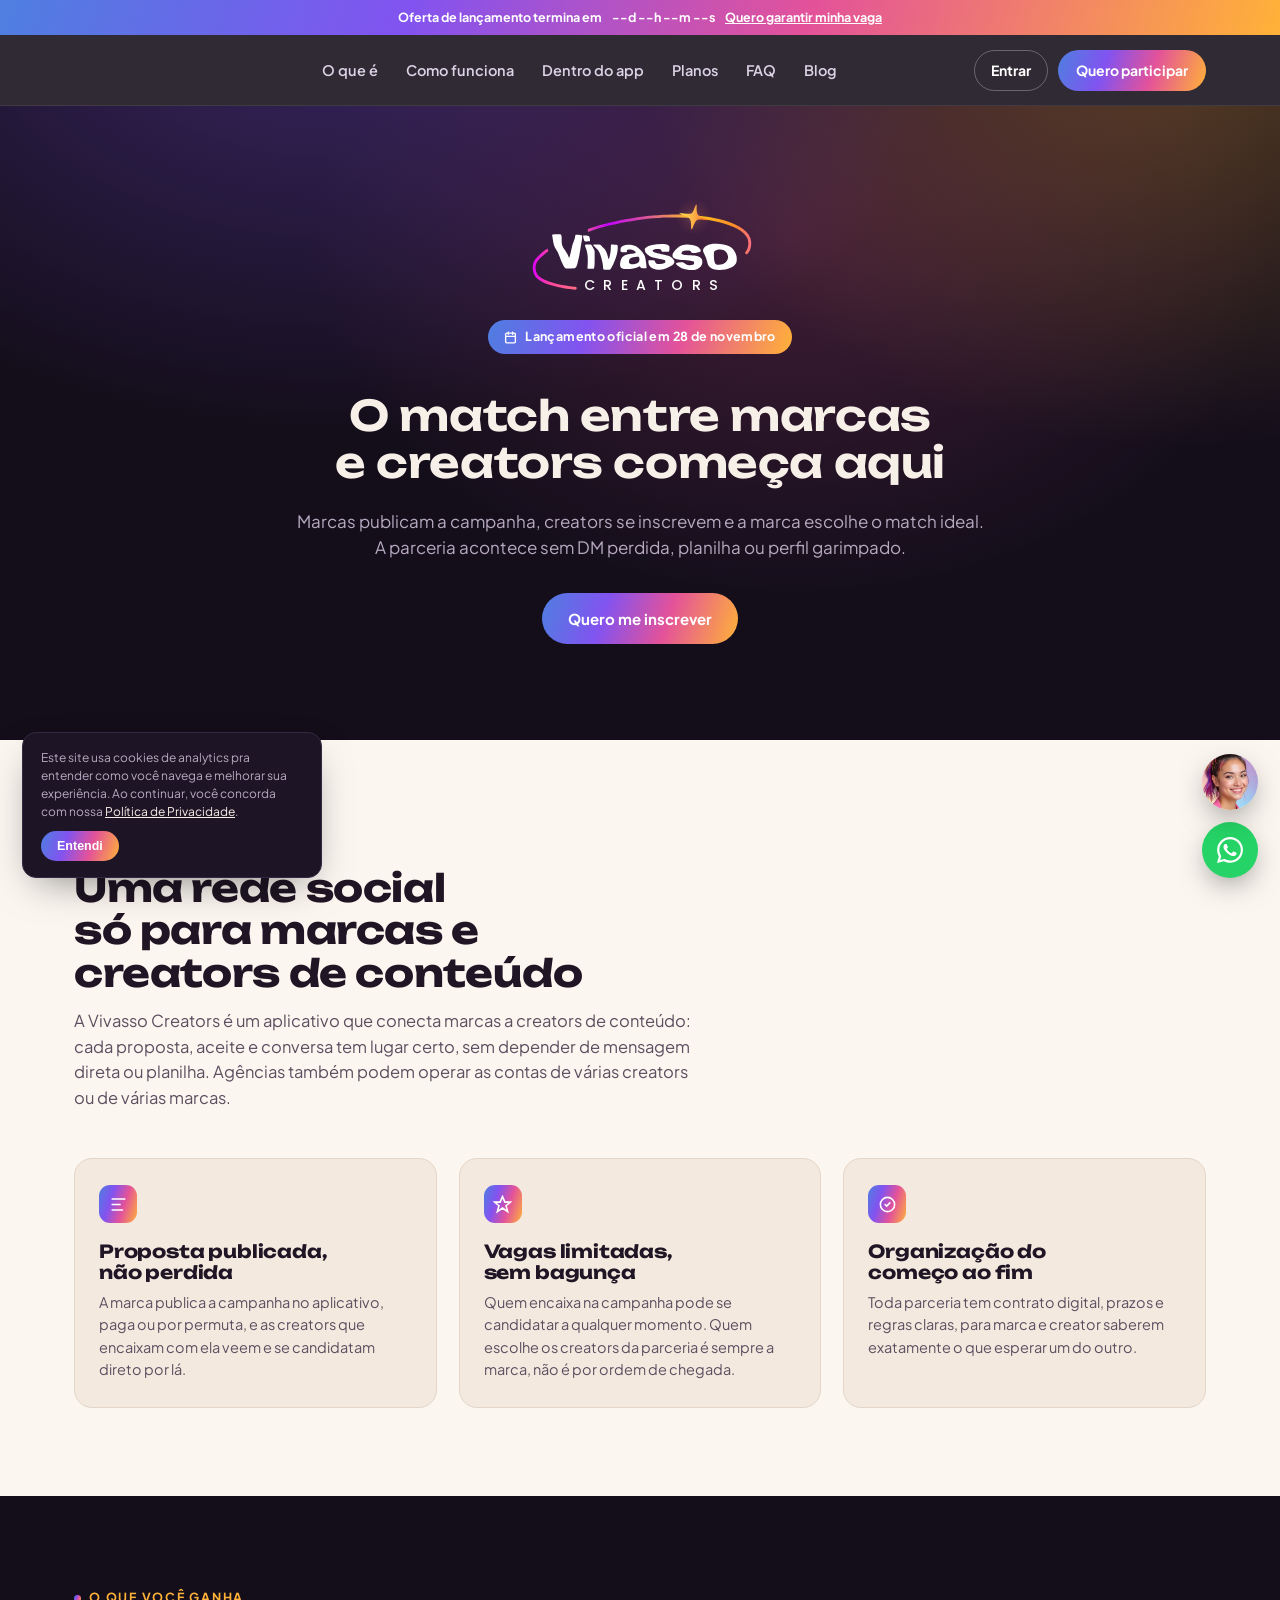
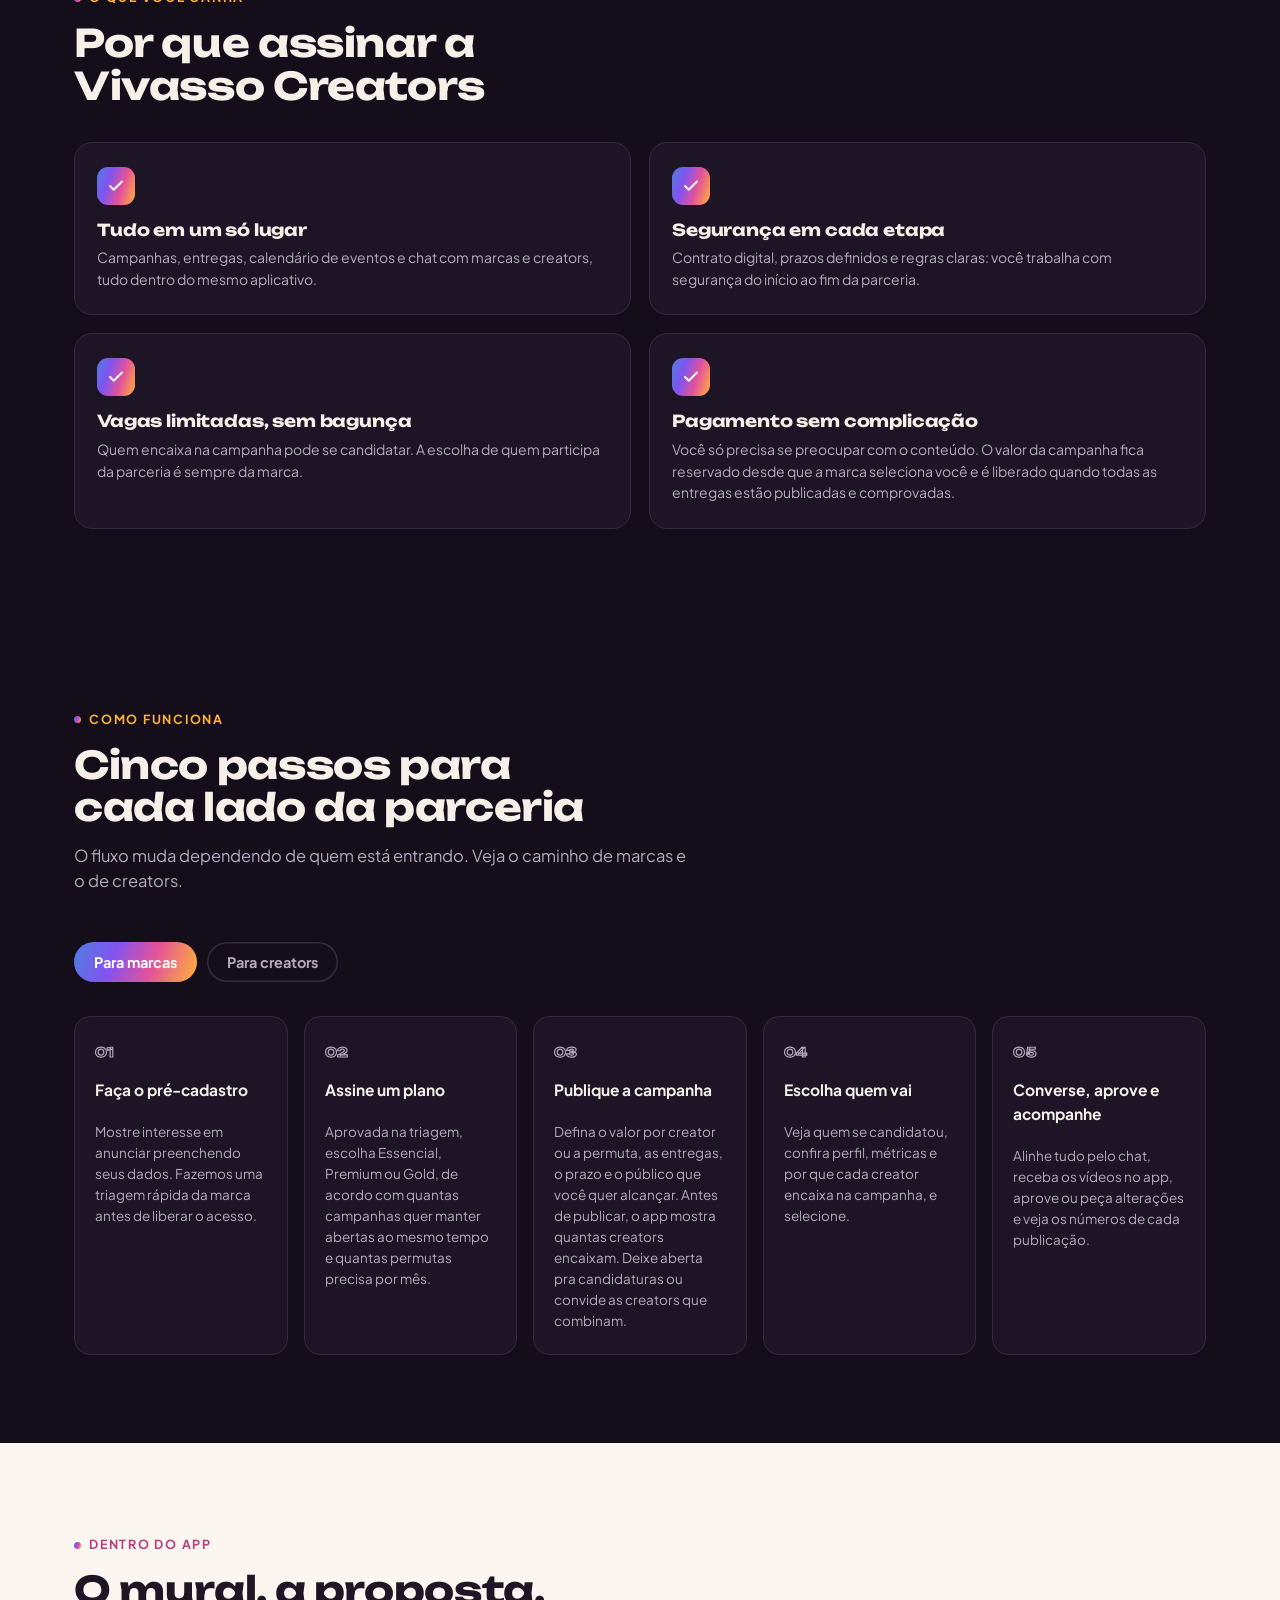
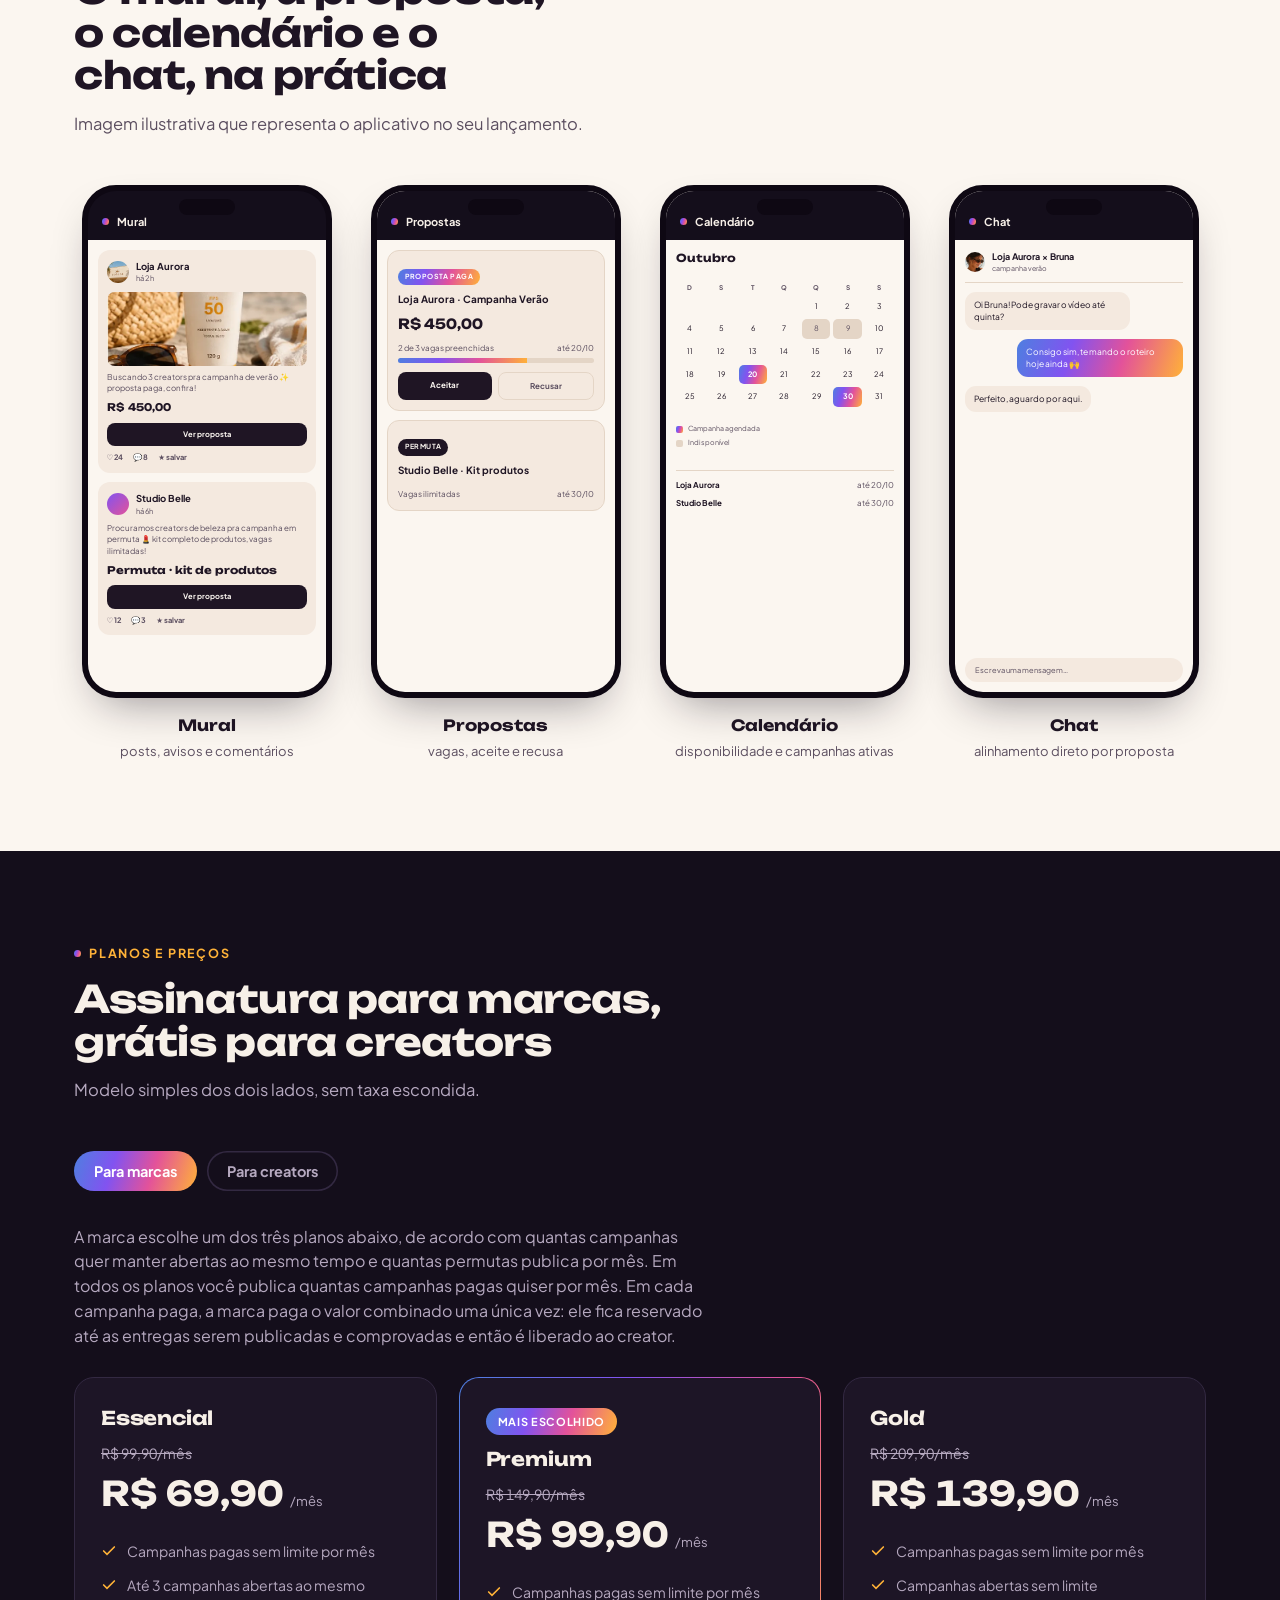
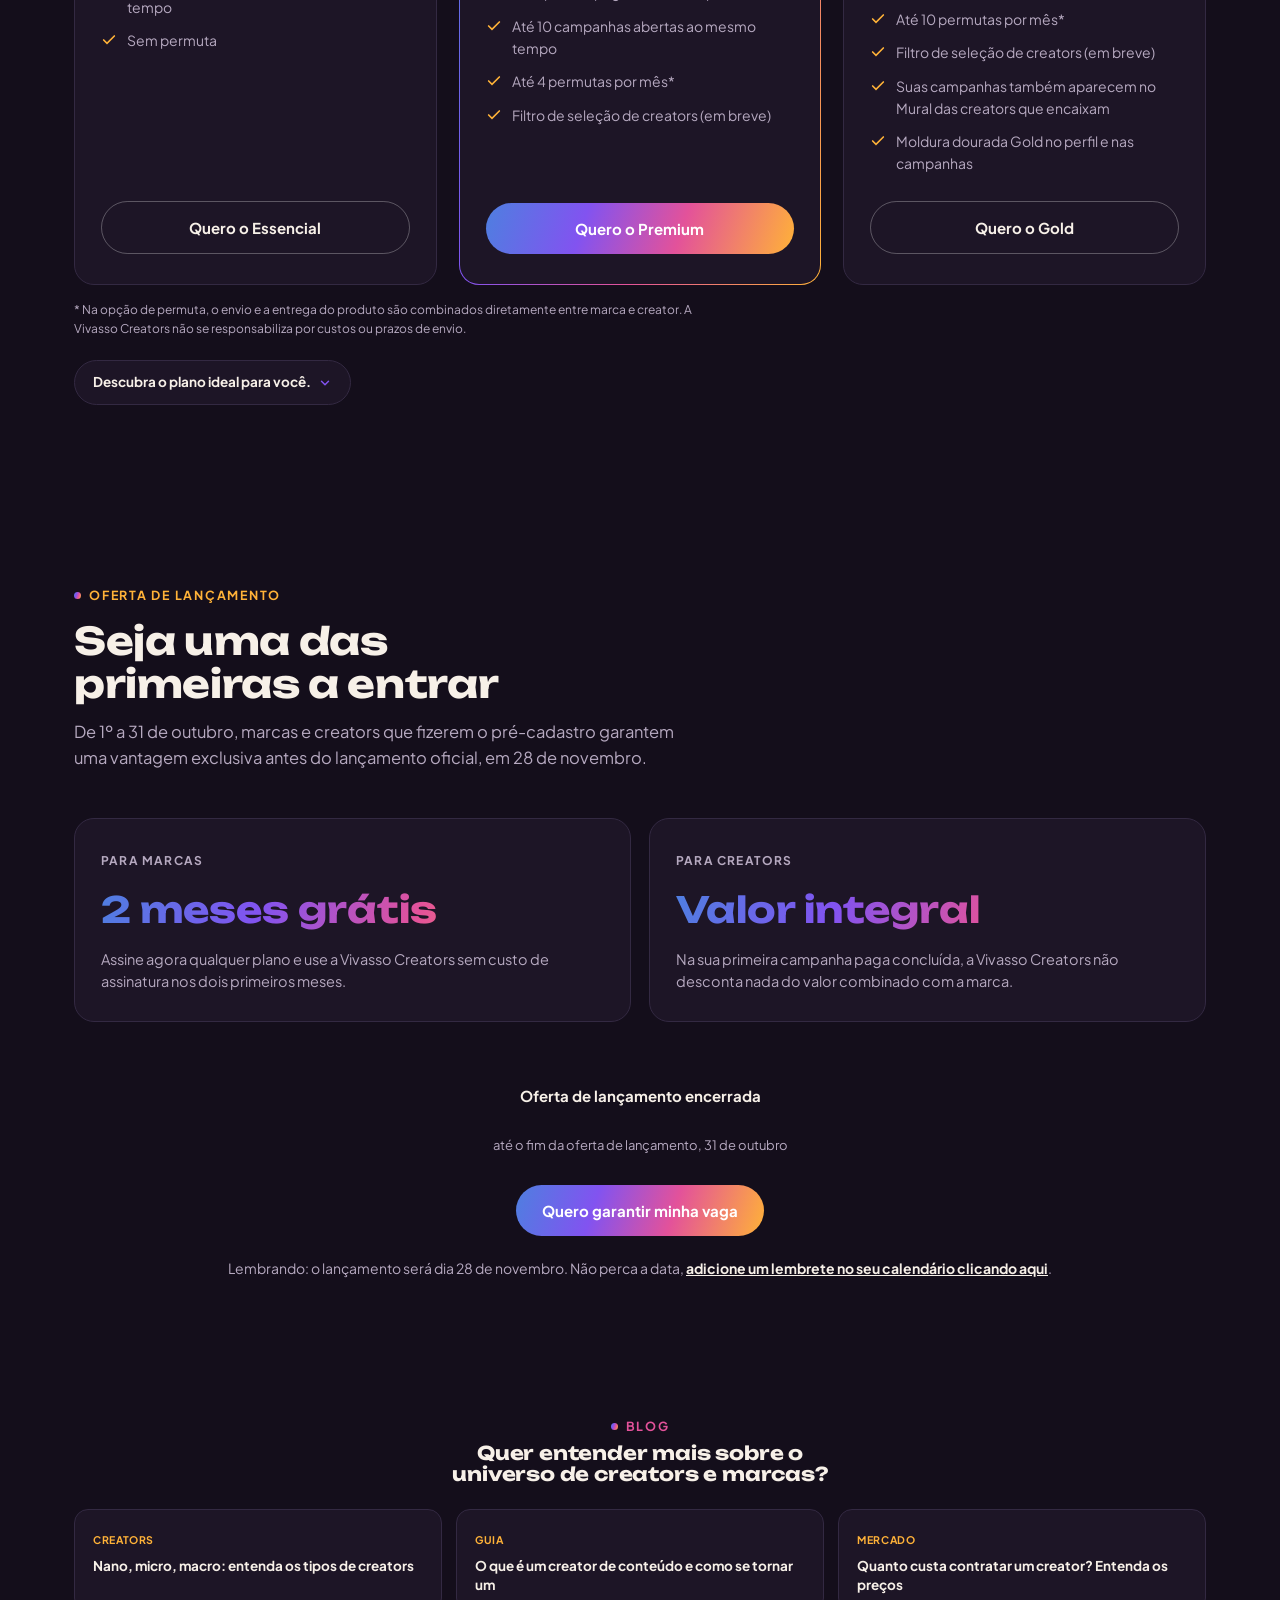
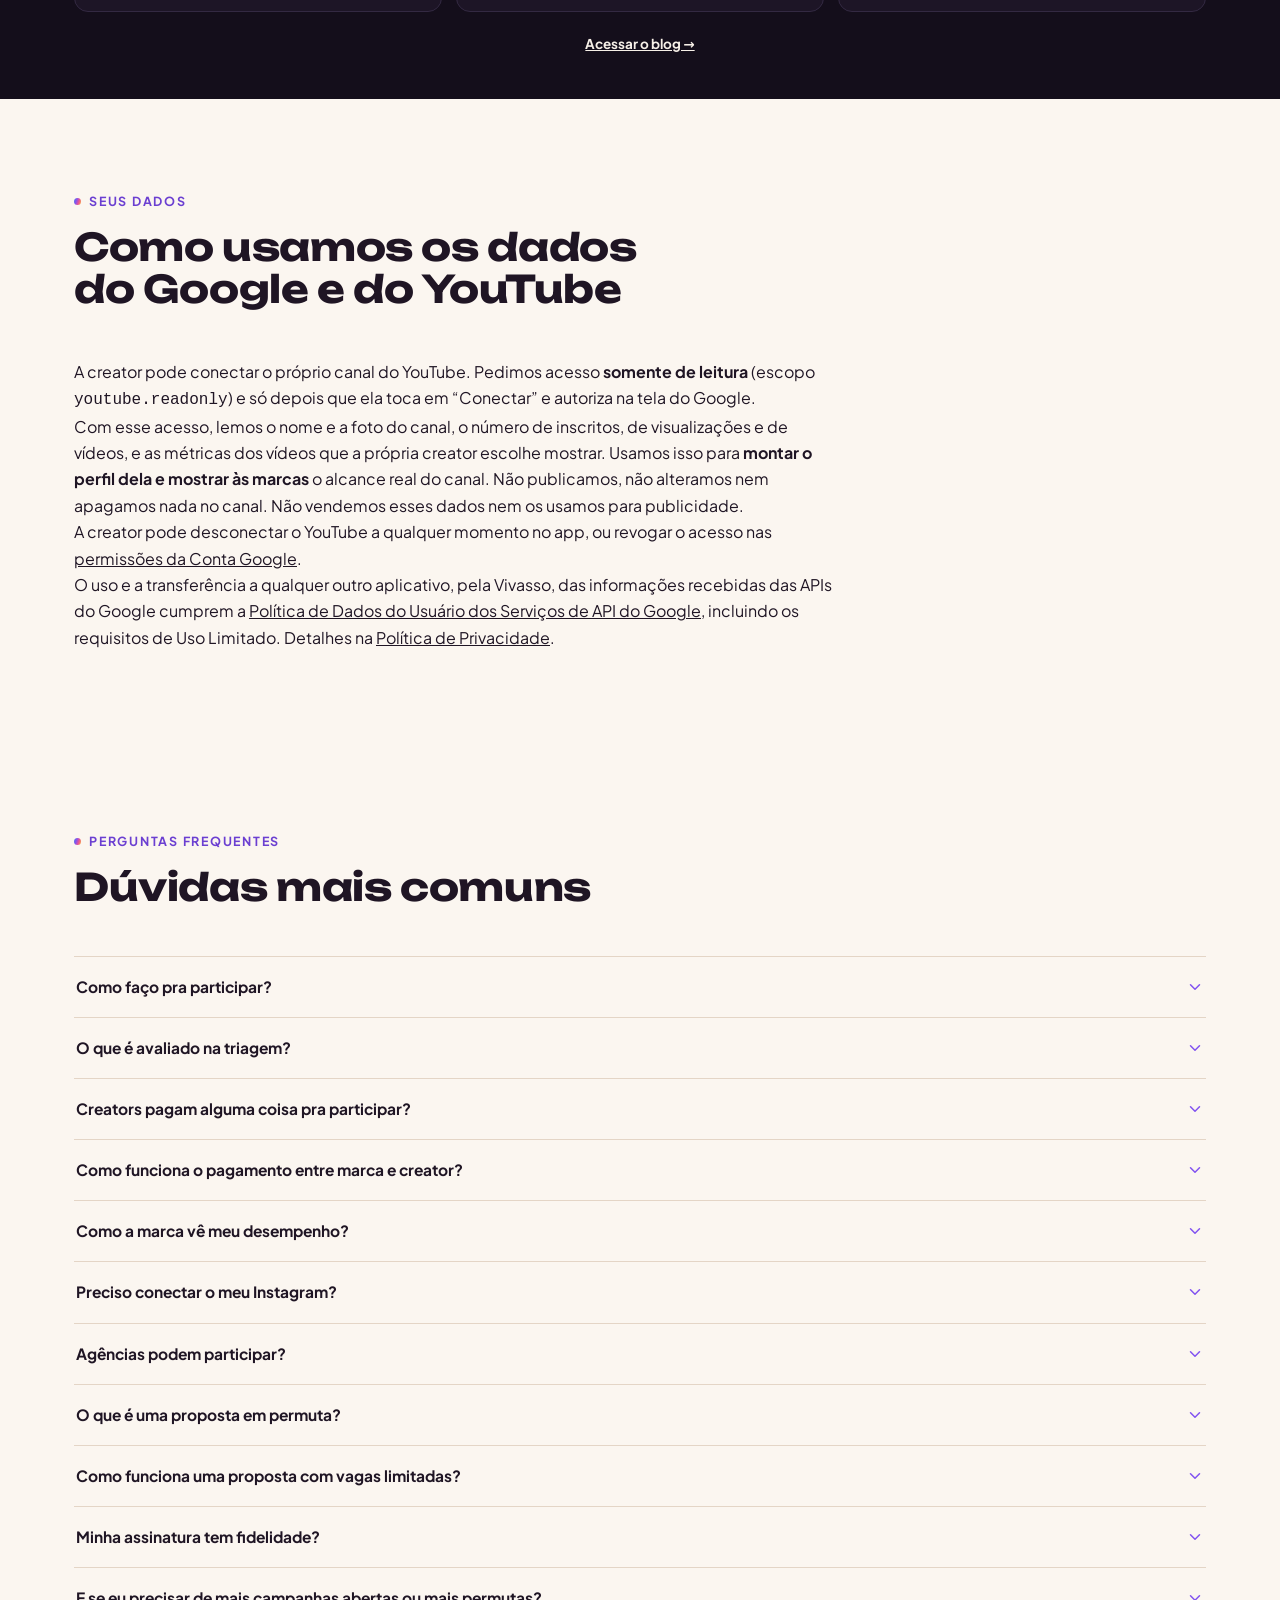
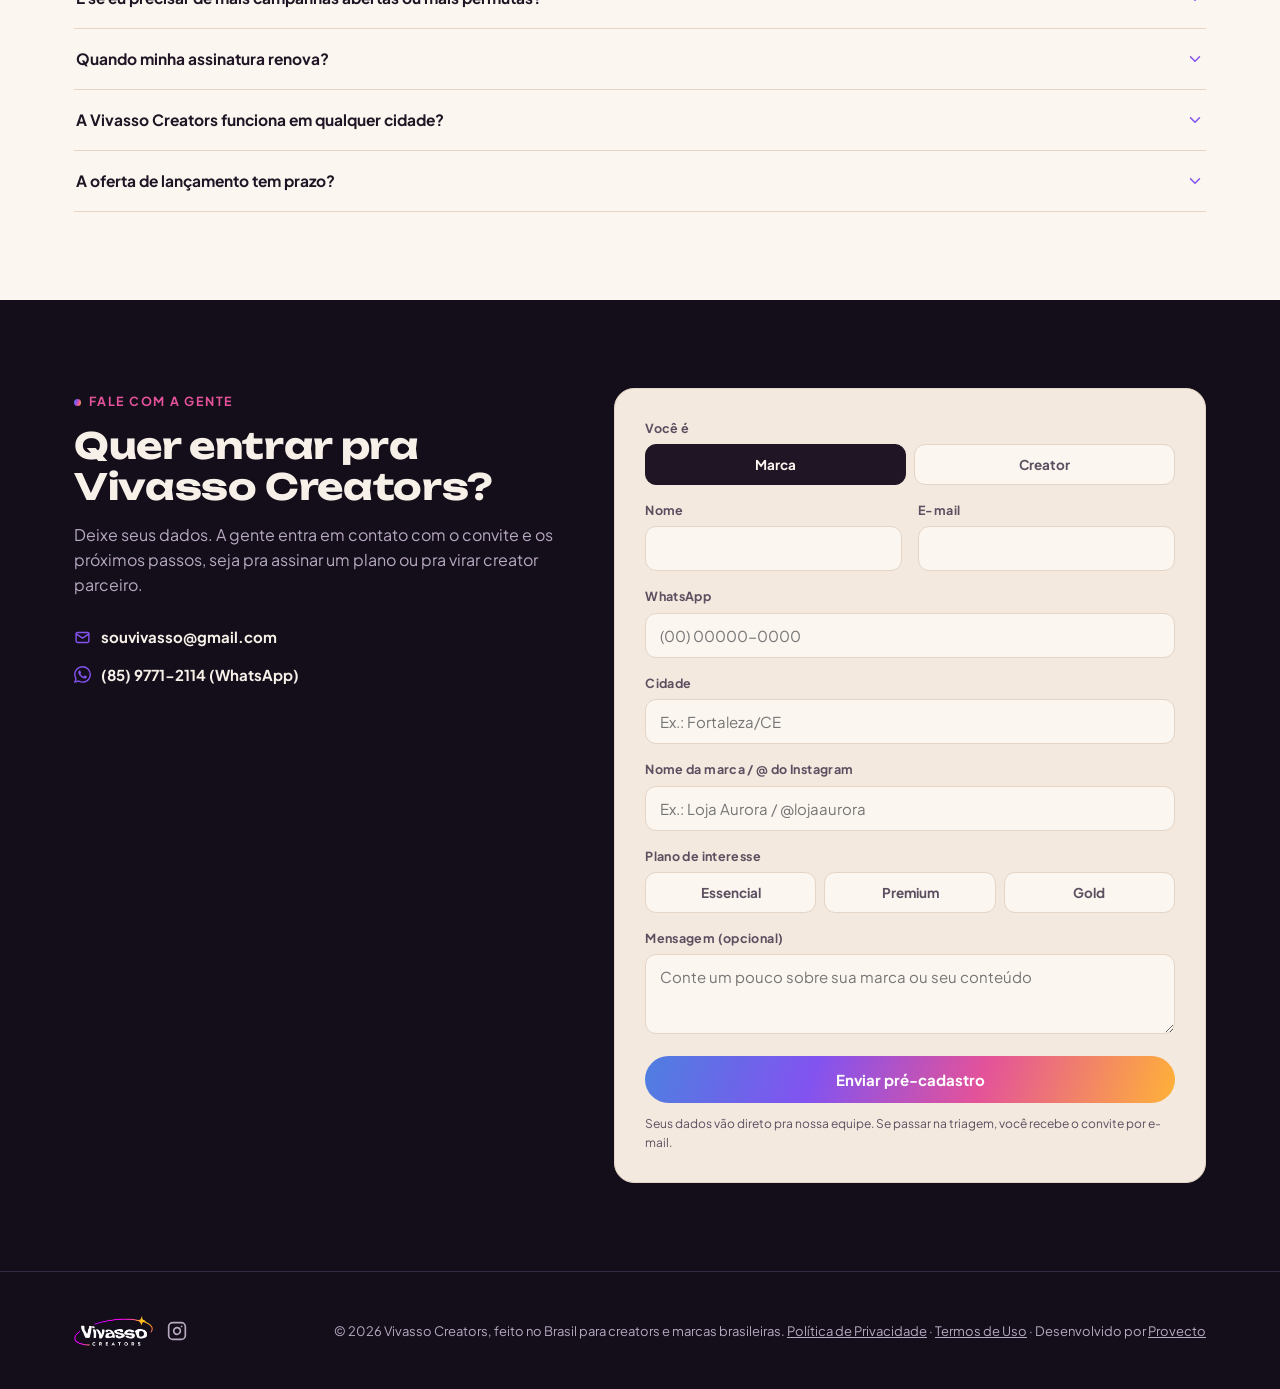
<file: index.html>
<!DOCTYPE html>
<html lang="pt-BR">
<head>
<meta charset="UTF-8">
<meta name="viewport" content="width=device-width, initial-scale=1">
<title>Vivasso Creators</title>
<meta name="description" content="A plataforma que conecta marcas e creators de conteúdo: campanhas que encaixam com o seu público, contrato digital e entregas acompanhadas em um só app. Lançamento oficial em 28 de novembro.">
<meta property="og:type" content="website">
<meta property="og:title" content="Vivasso Creators">
<meta property="og:description" content="O match entre marcas e creators começa aqui. Lançamento oficial em 28 de novembro, faça seu pré-cadastro.">
<meta property="og:image" content="https://creators.vivasso.com.br/assets/og-image.png">
<meta property="og:url" content="https://creators.vivasso.com.br">
<meta name="twitter:card" content="summary_large_image">
<meta name="twitter:title" content="Vivasso Creators">
<meta name="twitter:description" content="O match entre marcas e creators começa aqui. Lançamento oficial em 28 de novembro.">
<meta name="twitter:image" content="https://creators.vivasso.com.br/assets/og-image.png">
<link rel="canonical" href="https://creators.vivasso.com.br/">
<script type="application/ld+json">
{
  "@context": "https://schema.org",
  "@type": "Organization",
  "name": "Vivasso Creators",
  "url": "https://creators.vivasso.com.br",
  "logo": "https://creators.vivasso.com.br/assets/vivasso-logo.webp",
  "description": "Plataforma que conecta marcas e creators de conteúdo no Brasil, com campanhas que encaixam com o público de cada marca, contrato digital e entregas acompanhadas em um só app.",
  "sameAs": []
}
</script>
<link rel="icon" type="image/svg+xml" href="[data-uri]">
<script type="text/javascript">
    (function(c,l,a,r,i,t,y){
        c[a]=c[a]||function(){(c[a].q=c[a].q||[]).push(arguments)};
        t=l.createElement(r);t.async=1;t.src="https://www.clarity.ms/tag/"+i;
        y=l.getElementsByTagName(r)[0];y.parentNode.insertBefore(t,y);
    })(window, document, "clarity", "script", "yk7jxi8oy6");
</script>
<style>
  @font-face{font-family:'Unbounded';font-style:normal;font-weight:500 800;font-display:swap;src:url('assets/fonts/unbounded-variable.woff2') format('woff2')}
  @font-face{font-family:'Plus Jakarta Sans';font-style:normal;font-weight:400 800;font-display:swap;src:url('assets/fonts/plus-jakarta-sans-variable.woff2') format('woff2')}
  @font-face{font-family:'Plus Jakarta Sans';font-style:italic;font-weight:500;font-display:swap;src:url('assets/fonts/plus-jakarta-sans-italic-variable.woff2') format('woff2')}
  @font-face{font-family:'Poppins';font-style:normal;font-weight:500;font-display:swap;src:url('assets/fonts/poppins-500.woff2') format('woff2')}

  :root{
    --bg:#FBF6F0;
    --bg-panel:#F4E9DF;
    --bg-panel-2:#EFDFD1;
    --ink:#1F1524;
    --ink-soft:#5C4F60;
    --line:#E4D5C6;

    --bg-dark:#140E1B;
    --bg-dark-panel:#1D1526;
    --ink-on-dark:#F7F0E8;
    --ink-on-dark-soft:#B6A9C0;
    --line-dark:#332942;

    --blue:#4E7FE0;
    --violet:#8253F0;
    --magenta:#E3529A;
    --amber:#FFB238;
    --violet-on-light:#6B3FD1;
    --magenta-on-light:#B8407F;
    --grad:linear-gradient(108deg,var(--blue) 0%,var(--violet) 32%,var(--magenta) 63%,var(--amber) 100%);
    --grad-soft:linear-gradient(108deg,rgba(78,127,224,.16) 0%,rgba(130,83,240,.16) 32%,rgba(227,82,154,.16) 63%,rgba(255,178,56,.16) 100%);

    --good:#3F9D6E;
    --font-display:'Unbounded',ui-sans-serif,system-ui,sans-serif;
    --font-body:'Plus Jakarta Sans',ui-sans-serif,system-ui,-apple-system,sans-serif;
  }

  *{box-sizing:border-box}
  html{scroll-behavior:smooth}
  body{
    margin:0;
    background:var(--bg);
    color:var(--ink);
    font-family:var(--font-body);
    font-size:16px;
    line-height:1.55;
    -webkit-font-smoothing:antialiased;
  }
  img,svg{max-width:100%;display:block}
  a{color:inherit}
  h1,h2,h3{font-family:var(--font-display);text-wrap:balance;margin:0;line-height:1.12;letter-spacing:-.01em}
  p{margin:0}
  ::selection{background:var(--violet);color:#fff}
  @media (prefers-reduced-motion:reduce){*{animation:none!important;transition:none!important}}

  .wrap{max-width:1180px;margin:0 auto;padding-inline:24px}
  @media (max-width:640px){.wrap{padding-inline:18px}}

  .eyebrow{
    font-family:var(--font-body);font-weight:700;font-size:12.5px;letter-spacing:.14em;
    text-transform:uppercase;display:inline-flex;align-items:center;gap:8px;
  }
  .eyebrow::before{content:"";width:7px;height:7px;border-radius:50%;background:var(--grad)}

  /* ---------- NAV ---------- */
  .sticky-head{position:sticky;top:0;z-index:40}
  .nav{
    background:rgba(20,14,27,.88);backdrop-filter:blur(14px) saturate(140%);
    border-bottom:1px solid rgba(255,255,255,.08);
  }
  .countdown-bar{
    background:var(--grad);color:#fff;display:flex;align-items:center;justify-content:center;
    gap:10px;padding:8px 16px;font-size:12.5px;font-weight:700;text-align:center;position:relative;
    flex-wrap:wrap;row-gap:2px;
  }
  .countdown-bar a{color:#fff;text-decoration:underline;white-space:nowrap}
  .countdown-bar-time{font-variant-numeric:tabular-nums;white-space:nowrap}
  @media (max-width:640px){.countdown-bar{font-size:11px;gap:6px;padding:7px 16px}
    .countdown-bar-cta{display:none}}
  .nav-inner{display:flex;align-items:center;justify-content:space-between;gap:20px;padding-block:14px}
  .brand{display:flex;align-items:center;text-decoration:none}
  .brand img{height:42px;width:auto;display:block;opacity:0;transform:scale(.4);
    transition:opacity .4s ease-out,transform .4s cubic-bezier(.34,1.56,.64,1)}
  .nav[data-scrolled="true"] .brand img{opacity:1;transform:scale(1)}
  .brand-word{font-family:var(--font-display);font-weight:700;font-size:21px;
    background:var(--grad);-webkit-background-clip:text;background-clip:text;color:transparent}
  .brand-sub{font-size:9.5px;letter-spacing:.22em;color:var(--ink-on-dark-soft);font-weight:700}
  .foot-brand img{height:30px;width:auto;display:block}
  .nav-links{display:flex;gap:28px;font-size:14.5px;font-weight:600;color:#DCD3E6}
  .nav-links a{text-decoration:none;transition:color .15s}
  .nav-links a:hover{color:var(--ink-on-dark)}
  .nav-right{display:flex;align-items:center;gap:10px}
  .nav-login{
    font-family:var(--font-body);font-weight:700;font-size:14px;color:#fff;text-decoration:none;
    padding:9px 16px;border:1.5px solid rgba(255,255,255,.28);border-radius:999px;white-space:nowrap;
  }
  .nav-login:hover{border-color:rgba(255,255,255,.6)}
  .nav-cta{
    font-family:var(--font-body);font-weight:700;font-size:14px;color:#fff;
    background:var(--grad);padding:10px 18px;border-radius:999px;text-decoration:none;
    white-space:nowrap;
  }
  .nav-burger{
    display:none;background:transparent;border:1.5px solid rgba(255,255,255,.28);border-radius:10px;
    width:38px;height:38px;align-items:center;justify-content:center;cursor:pointer;
    color:var(--ink-on-dark);flex-shrink:0;
  }
  .nav-burger svg{width:18px;height:18px}
  .nav-mobile{
    display:none;flex-direction:column;padding:4px 24px 14px;gap:0;
    border-top:1px solid rgba(255,255,255,.08);
  }
  .nav-mobile a{
    padding:13px 2px;font-size:15px;font-weight:600;color:var(--ink-on-dark-soft);
    text-decoration:none;border-bottom:1px solid rgba(255,255,255,.07);
  }
  .nav-mobile a:last-child{border-bottom:none}
  @media (max-width:760px){
    .nav-links{display:none}
    .nav-burger{display:flex}
    .nav-mobile[data-open="true"]{display:flex}
  }
  @media (max-width:520px){.brand img{height:32px}.foot-brand img{height:24px}}
  @media (max-width:400px){.nav-cta{display:none}}
  .gdados p{max-width:760px;font-size:16px;line-height:1.65}

  /* ---------- BUTTONS ---------- */
  .btn{
    font-family:var(--font-body);font-weight:700;font-size:15px;border:none;cursor:pointer;
    padding:14px 26px;border-radius:999px;display:inline-flex;align-items:center;gap:9px;
    text-decoration:none;transition:transform .15s ease;
  }
  .btn:hover{transform:translateY(-1px)}
  .btn-grad{background:var(--grad);color:#fff}
  .btn-ghost-dark{background:transparent;color:var(--ink-on-dark);border:1.5px solid rgba(255,255,255,.28)}
  .btn-ghost-dark:hover{border-color:rgba(255,255,255,.6)}
  .btn-ghost-light{background:transparent;color:var(--ink);border:1.5px solid var(--line)}
  .btn-dark{background:var(--ink);color:var(--bg)}
  .btn-full{width:100%;justify-content:center}

  /* ---------- HERO ---------- */
  .hero{
    background:var(--bg-dark);color:var(--ink-on-dark);position:relative;overflow:hidden;
    padding-block:96px;
  }
  .hero::before{
    content:"";position:absolute;inset:-20% -10% auto -10%;height:640px;
    background:radial-gradient(60% 100% at 30% 0%,rgba(130,83,240,.35),transparent 70%),
               radial-gradient(50% 90% at 85% 10%,rgba(255,178,56,.28),transparent 70%),
               radial-gradient(45% 80% at 60% 40%,rgba(227,82,154,.22),transparent 70%);
    pointer-events:none;
  }
  .hero-inner{position:relative;display:flex;flex-direction:column;align-items:center;
    text-align:center;gap:22px;max-width:760px;margin-inline:auto}
  .hero-logo{height:96px;width:auto;display:block;overflow:visible}
  @media (max-width:520px){.hero-logo{height:70px}}
  .hero-launch-badge{display:inline-flex;align-items:center;gap:8px;font-size:12.5px;font-weight:700;
    letter-spacing:.03em;background:var(--grad);color:#fff;padding:7px 16px;border-radius:999px;margin-bottom:16px;
    text-decoration:none;cursor:pointer;transition:transform .15s ease}
  .hero-launch-badge:hover{transform:scale(1.03)}
  .hero-launch-badge svg{width:13px;height:13px;flex-shrink:0}
  .launch-reminder{margin-top:22px;font-size:14px;color:var(--ink-on-dark-soft);text-align:center}

  .blog-teaser-head{text-align:center;max-width:560px;margin-inline:auto}
  .blog-teaser-head h3{font-family:var(--font-display);font-weight:700;font-size:19px;margin-top:6px;color:var(--ink-on-dark)}
  .blog-teaser-grid{display:grid;grid-template-columns:repeat(3,1fr);gap:14px;margin-top:24px}
  @media (max-width:760px){.blog-teaser-grid{grid-template-columns:1fr}}
  .blog-teaser-card{display:block;background:var(--bg-dark-panel);border:1px solid var(--line-dark);
    border-radius:14px;padding:16px 18px;text-decoration:none;transition:border-color .15s ease}
  .blog-teaser-card:hover{border-color:var(--violet)}
  .blog-teaser-card .tag{font-size:10.5px;font-weight:700;letter-spacing:.06em;text-transform:uppercase;color:var(--amber)}
  .blog-teaser-card b{display:block;margin-top:6px;font-size:13.5px;font-weight:700;color:var(--ink-on-dark);line-height:1.4}
  .blog-teaser-link{display:block;text-align:center;margin-top:22px;font-size:13.5px;font-weight:700;
    color:var(--ink-on-dark);text-decoration:underline}
  .launch-reminder a{color:var(--ink-on-dark);font-weight:700;text-decoration:underline}
  .hero h1{font-size:clamp(28px,4vw,42px);font-weight:600}
  .hero .lede{font-size:17px;color:var(--ink-on-dark-soft);max-width:720px}
  .lede-mobile{display:none}
  @media (max-width:600px){
    .lede-desktop{display:none}
    .lede-mobile{display:inline}
    .hero .lede{font-size:15.5px}
  }
  .hero-ctas{display:flex;gap:14px;margin-top:10px;flex-wrap:wrap;justify-content:center}

  /* ---------- BENEFITS ---------- */
  .benefits{display:grid;grid-template-columns:repeat(2,1fr);gap:18px}
  @media (max-width:700px){.benefits{grid-template-columns:1fr}}
  .benefit{background:var(--bg-dark-panel);border:1px solid var(--line-dark);border-radius:18px;padding:24px 22px}
  .benefit .ico{width:38px;height:38px;border-radius:11px;background:var(--grad);
    display:flex;align-items:center;justify-content:center;margin-bottom:16px}
  .benefit .ico svg{width:18px;height:18px;stroke:#fff}
  .benefit h3{font-size:16.5px;font-weight:700;margin-bottom:8px;color:var(--ink-on-dark)}
  .benefit p{font-size:14px;color:var(--ink-on-dark-soft)}

  /* ---------- SECTION helpers ---------- */
  section{padding-block:88px}
  .section-light{background:var(--bg);color:var(--ink)}
  .section-dark{background:var(--bg-dark);color:var(--ink-on-dark)}
  .section-head{max-width:620px;margin-bottom:48px}
  .section-head h2{font-size:clamp(26px,3.4vw,38px);margin-top:14px}
  .section-head .lede{margin-top:14px;font-size:16.5px}
  .section-light .lede{color:var(--ink-soft)}
  .section-dark .lede{color:var(--ink-on-dark-soft)}

  /* ---------- PILLARS ---------- */
  .pillars{display:grid;grid-template-columns:repeat(3,1fr);gap:22px}
  @media (max-width:860px){.pillars{grid-template-columns:1fr}}
  .pillar{
    background:var(--bg-panel);border:1px solid var(--line);border-radius:18px;padding:26px 24px;
  }
  .pillar .ico{width:38px;height:38px;border-radius:11px;background:var(--grad);
    display:flex;align-items:center;justify-content:center;margin-bottom:18px}
  .pillar .ico svg{width:19px;height:19px;stroke:#fff}
  .pillar h3{font-size:18px;font-weight:700;margin-bottom:9px}
  .pillar p{font-size:14.5px;color:var(--ink-soft)}

  /* ---------- COMO FUNCIONA ---------- */
  .fluxo-tabs{display:flex;gap:10px;margin-bottom:34px}
  .fluxo-tab{
    font-family:var(--font-body);font-weight:700;font-size:14.5px;padding:11px 20px;border-radius:999px;
    border:none;box-shadow:inset 0 0 0 1.5px var(--line-dark);background:transparent;color:var(--ink-on-dark-soft);cursor:pointer;
  }
  .fluxo-tab[aria-selected="true"]{background:var(--grad);color:#fff;box-shadow:none}
  .fluxo-panels{position:relative}
  .fluxo-panel{display:none}
  .fluxo-panel[data-active="true"]{display:grid}
  .fluxo-panel{grid-template-columns:repeat(5,1fr);gap:16px}
  @media (max-width:1100px){.fluxo-panel{grid-template-columns:repeat(3,1fr)}}
  @media (max-width:700px){.fluxo-panel{grid-template-columns:1fr 1fr}}
  @media (max-width:480px){.fluxo-panel{grid-template-columns:1fr}}
  .step{
    background:var(--bg-dark-panel);border:1px solid var(--line-dark);border-radius:16px;padding:22px 20px;
    position:relative;
  }
  .step .n{font-family:var(--font-display);font-weight:700;font-size:13px;color:transparent;
    -webkit-text-stroke:1.2px var(--ink-on-dark-soft);letter-spacing:.02em}
  .step h4{margin-top:14px;font-size:15.5px;font-weight:700}
  .step p{margin-top:8px;font-size:13.5px;color:var(--ink-on-dark-soft)}

  /* ---------- APP MOCKUPS ---------- */
  .phones{display:grid;grid-template-columns:repeat(4,1fr);gap:24px}
  @media (max-width:1100px){.phones{grid-template-columns:repeat(2,1fr);max-width:560px;margin-inline:auto}}
  @media (max-width:560px){.phones{grid-template-columns:1fr;max-width:300px}}
  .phone-col{display:flex;flex-direction:column;align-items:center;gap:16px}
  .phone-cap{text-align:center}
  .phone-cap b{display:block;font-size:15.5px;font-weight:700;font-family:var(--font-display)}
  .phone-cap span{font-size:13px;color:var(--ink-soft)}
  .phone{
    width:100%;max-width:250px;aspect-ratio:9/18.5;border-radius:34px;background:#0E0813;
    border:6px solid #0E0813;box-shadow:0 20px 45px -18px rgba(20,14,27,.45);
    overflow:hidden;position:relative;
  }
  .phone::before{content:"";position:absolute;top:8px;left:50%;translate:-50% 0;width:56px;height:16px;
    border-radius:10px;background:#0E0813;z-index:5}
  .phone-screen{position:absolute;inset:0;background:var(--bg);display:flex;flex-direction:column}
  .p-topbar{background:var(--bg-dark);color:var(--ink-on-dark);padding:22px 14px 10px;
    font-size:11px;font-weight:700;display:flex;align-items:center;gap:8px}
  .p-topbar .dot{width:7px;height:7px;border-radius:50%;background:var(--grad)}
  .p-body{padding:10px;display:flex;flex-direction:column;gap:9px;flex:1;overflow:hidden}

  .m-post{background:var(--bg-panel);border-radius:12px;padding:9px}
  .m-head{display:flex;align-items:center;gap:7px}
  .m-avatar{width:22px;height:22px;border-radius:50%;background:var(--grad);flex-shrink:0}
  .m-name{font-size:9.5px;font-weight:700}
  .m-time{font-size:7.5px;color:var(--ink-soft)}
  .m-photo{margin-top:7px;height:74px;border-radius:8px;background:linear-gradient(135deg,var(--violet),var(--amber))}
  .m-cap{margin-top:6px;font-size:8px;color:var(--ink-soft);line-height:1.4}
  .m-value{margin-top:6px;font-size:10.5px;font-weight:700;font-family:var(--font-display);
    font-variant-numeric:tabular-nums}
  .m-btn{display:block;margin-top:6px;text-align:center;font-size:7.5px;font-weight:700;padding:6px 0;
    border-radius:8px;background:var(--ink);color:var(--bg);text-decoration:none}
  .m-actions{margin-top:6px;display:flex;gap:10px;font-size:7.5px;color:var(--ink-soft);font-weight:700}

  .cal-head{font-family:var(--font-display);font-weight:700;font-size:11px}
  .cal-grid{display:grid;grid-template-columns:repeat(7,1fr);gap:3px;text-align:center;margin-top:6px}
  .cal-dow{color:var(--ink-soft);font-weight:700;font-size:6.5px;padding-bottom:2px}
  .cal-day{padding:4px 0;border-radius:5px;font-size:7.5px;color:var(--ink)}
  .cal-day.blank{visibility:hidden}
  .cal-day.busy{background:var(--grad);color:#fff;font-weight:700}
  .cal-day.off{background:var(--line);color:var(--ink-soft)}
  .cal-legend{display:flex;flex-direction:column;gap:3px;margin-top:8px;font-size:7px;color:var(--ink-soft)}
  .cal-legend-item{display:flex;align-items:center;gap:5px}
  .cal-legend-item i{width:7px;height:7px;border-radius:2px;display:inline-block;flex-shrink:0}
  .cal-list{margin-top:12px;display:flex;flex-direction:column;gap:6px;padding-top:8px;border-top:1px solid var(--line)}
  .cal-list-item{display:flex;justify-content:space-between;font-size:8px}
  .cal-list-item b{font-weight:700}
  .cal-list-item span{color:var(--ink-soft)}

  .pr-card{background:var(--bg-panel);border-radius:12px;padding:10px;border:1px solid var(--line)}
  .pr-badge{display:inline-block;font-size:7px;font-weight:700;letter-spacing:.06em;text-transform:uppercase;
    background:var(--grad);color:#fff;padding:3px 7px;border-radius:999px}
  .pr-title{margin-top:7px;font-size:10px;font-weight:700}
  .pr-row{display:flex;justify-content:space-between;margin-top:7px;font-size:8px;color:var(--ink-soft)}
  .pr-value{font-size:14px;font-weight:700;font-family:var(--font-display);margin-top:5px;
    font-variant-numeric:tabular-nums}
  .pr-vagas{margin-top:4px;height:5px;border-radius:99px;background:var(--line);overflow:hidden}
  .pr-vagas i{display:block;height:100%;width:66%;background:var(--grad)}
  .pr-btns{display:flex;gap:6px;margin-top:9px}
  .pr-btns span{flex:1;text-align:center;font-size:8px;font-weight:700;padding:7px 0;border-radius:8px}
  .pr-accept{background:var(--ink);color:var(--bg)}
  .pr-decline{border:1px solid var(--line);color:var(--ink-soft)}

  .ch-head{display:flex;align-items:center;gap:7px;padding-bottom:8px;border-bottom:1px solid var(--line)}
  .ch-avatar{width:20px;height:20px;border-radius:50%;background:var(--grad)}
  .ch-title{font-size:9px;font-weight:700}
  .ch-sub{font-size:7px;color:var(--ink-soft)}
  .bubble{max-width:76%;font-size:8.5px;padding:7px 9px;border-radius:11px;line-height:1.4}
  .bubble.in{align-self:flex-start;background:var(--bg-panel)}
  .bubble.out{align-self:flex-end;background:var(--grad);color:#fff}
  .ch-input{margin-top:auto;height:24px;border-radius:99px;background:var(--bg-panel);
    display:flex;align-items:center;padding-inline:10px;font-size:7.5px;color:var(--ink-soft)}

  /* ---------- COMISSAO ---------- */
  .ganha-panel{display:none;margin-top:8px}
  .ganha-panel[data-active="true"]{display:block}
  .comm-card{border-radius:20px;padding:30px 28px;border:1px solid var(--line)}
  .comm-card.brand{background:var(--bg-panel)}
  .comm-card.creator{background:var(--ink);color:var(--bg);border-color:var(--ink)}
  .comm-tag{font-size:12px;font-weight:700;letter-spacing:.1em;text-transform:uppercase;color:var(--ink-soft)}
  .comm-card.creator .comm-tag{color:#C9BDCE}
  .comm-big{font-family:var(--font-display);font-weight:700;font-size:44px;margin-top:12px;
    font-variant-numeric:tabular-nums;color:var(--ink)}
  .comm-card.creator .comm-big{color:var(--bg)}
  .comm-card p.exp{margin-top:12px;font-size:14.5px;color:var(--ink-soft);max-width:44ch}
  .comm-card.creator p.exp{color:#CBC0D1}

  /* ---------- PLANOS ---------- */
  .plans{display:grid;grid-template-columns:repeat(3,1fr);gap:22px;align-items:stretch}
  @media (max-width:900px){.plans{grid-template-columns:1fr;max-width:400px;margin-inline:auto}}
  .plan{
    background:var(--bg-dark-panel);border:1px solid var(--line-dark);border-radius:20px;
    padding:30px 26px;display:flex;flex-direction:column;
  }
  .plan.feat{background:var(--bg-dark-panel);position:relative;border:1.5px solid transparent;
    background-image:linear-gradient(var(--bg-dark-panel),var(--bg-dark-panel)),var(--grad);
    background-origin:border-box;background-clip:padding-box,border-box;
  }
  .plan-badge{align-self:flex-start;font-size:11px;font-weight:700;letter-spacing:.06em;
    text-transform:uppercase;background:var(--grad);color:#fff;padding:5px 12px;border-radius:999px;
    margin-bottom:14px}
  .plan h3{font-size:19px;font-weight:700}
  .plan .price-old{margin-top:14px;font-size:14px;color:var(--ink-on-dark-soft);
    text-decoration:line-through;font-variant-numeric:tabular-nums}
  .plan .price{display:flex;align-items:baseline;gap:6px;margin-top:2px}
  .plan .price b{font-family:var(--font-display);font-size:34px;font-weight:700;
    font-variant-numeric:tabular-nums}
  .plan .price span{font-size:13px;color:var(--ink-on-dark-soft)}
  .permuta-note{margin-top:16px;font-size:12px;color:var(--ink-on-dark-soft);max-width:640px}

  .mini-tool{margin-top:22px;max-width:480px}
  .mini-tool summary{
    cursor:pointer;list-style:none;font-size:13.5px;font-weight:700;color:var(--ink-on-dark);
    display:inline-flex;align-items:center;gap:7px;padding:11px 18px;border-radius:999px;
    border:1px solid var(--line-dark);background:var(--bg-dark-panel);transition:border-color .15s ease;
  }
  .mini-tool summary::-webkit-details-marker{display:none}
  .mini-tool summary:hover{border-color:var(--violet)}
  .mini-tool summary .chev{width:14px;height:14px;flex-shrink:0;stroke:var(--violet);transition:transform .2s ease}
  .mini-tool[open] summary .chev{transform:rotate(180deg)}
  .mini-tool-body{margin-top:14px;background:var(--bg-dark-panel);border:1px solid var(--line-dark);
    border-radius:16px;padding:22px}

  .quiz-progress{display:flex;align-items:center;gap:12px;margin-bottom:20px}
  .quiz-progress[hidden]{display:none}
  .quiz-progress-bar{flex:1;height:5px;border-radius:999px;background:var(--line-dark);overflow:hidden}
  .quiz-progress-bar span{display:block;height:100%;width:25%;background:var(--grad);border-radius:999px;
    transition:width .35s ease}
  .quiz-progress-label{font-size:11px;font-weight:700;letter-spacing:.02em;color:var(--ink-on-dark-soft);
    white-space:nowrap;font-variant-numeric:tabular-nums}
  .quiz-q{font-size:16.5px;font-weight:700;color:var(--ink-on-dark);line-height:1.35;letter-spacing:-.005em}
  .quiz-opts{display:flex;flex-direction:column;gap:10px;margin-top:18px}
  .quiz-opts button{position:relative;text-align:left;font-family:var(--font-body);font-weight:600;
    font-size:14px;line-height:1.4;padding:15px 40px 15px 18px;border-radius:14px;
    border:1.5px solid var(--line-dark);background:var(--bg-dark);color:var(--ink-on-dark-soft);
    cursor:pointer;transition:border-color .15s ease,background-color .15s ease,color .15s ease,transform .15s ease}
  .quiz-opts button::after{content:'';position:absolute;right:16px;top:50%;width:9px;height:9px;
    border-right:2px solid var(--violet);border-bottom:2px solid var(--violet);transform:translateY(-60%) rotate(-45deg);
    opacity:0;transition:opacity .15s ease,transform .15s ease}
  .quiz-opts button:hover{border-color:var(--violet);color:var(--ink-on-dark);background:var(--bg-dark-panel);
    transform:translateX(2px)}
  .quiz-opts button:hover::after{opacity:1;transform:translateY(-50%) rotate(-45deg)}
  .quiz-back{margin-top:16px;font-size:12.5px;font-weight:700;color:var(--ink-on-dark-soft);background:none;
    border:none;cursor:pointer;padding:0;transition:color .15s ease}
  .quiz-back:hover{color:var(--ink-on-dark)}
  .quiz-back-center{display:block;margin:18px auto 0}
  .quiz-result{text-align:center;padding:6px 4px 2px}
  .quiz-result-icon{width:46px;height:46px;border-radius:50%;background:var(--grad);display:flex;
    align-items:center;justify-content:center;margin:0 auto 16px}
  .quiz-result-icon svg{width:22px;height:22px;stroke:#fff}
  .quiz-result-label{font-size:11px;font-weight:700;letter-spacing:.1em;text-transform:uppercase;
    color:var(--ink-on-dark-soft)}
  .quiz-result-plan{font-family:var(--font-display);font-weight:700;font-size:28px;margin-top:6px;
    background:var(--grad);-webkit-background-clip:text;background-clip:text;color:transparent}
  .quiz-result-why{margin-top:10px;font-size:13.5px;line-height:1.55;color:var(--ink-on-dark-soft);
    max-width:360px;margin-inline:auto}
  .quiz-result-cta{margin-top:20px}

  .plan ul{list-style:none;margin:22px 0 26px;padding:0;display:flex;flex-direction:column;gap:12px}
  .plan li{display:flex;gap:10px;font-size:14px;color:var(--ink-on-dark-soft)}
  .plan li svg{width:16px;height:16px;flex-shrink:0;margin-top:2px;stroke:var(--amber)}
  .plan-cta{margin-top:auto}

  /* ---------- OFERTA DE LANCAMENTO ---------- */
  .early-grid{display:grid;grid-template-columns:1fr 1fr;gap:18px;margin-top:8px}
  @media (max-width:700px){.early-grid{grid-template-columns:1fr}}
  .early-card{background:var(--bg-dark-panel);border:1px solid var(--line-dark);border-radius:20px;padding:28px 26px}
  .early-card .tag{font-size:12px;font-weight:700;letter-spacing:.1em;text-transform:uppercase;color:var(--ink-on-dark-soft)}
  .early-card .big{font-family:var(--font-display);font-weight:700;font-size:36px;margin-top:10px;
    background:var(--grad);-webkit-background-clip:text;background-clip:text;color:transparent}
  .early-card p{margin-top:10px;font-size:14.5px;color:var(--ink-on-dark-soft)}
  .early-cta{margin-top:30px;text-align:center}
  .countdown{display:flex;gap:16px;justify-content:center;margin-top:48px;flex-wrap:wrap}
  .countdown-unit{background:var(--bg-dark-panel);border:1px solid var(--line-dark);border-radius:16px;
    padding:18px 24px;min-width:88px;text-align:center}
  .countdown-num{display:block;font-family:var(--font-display);font-weight:700;font-size:36px;
    color:var(--ink-on-dark);font-variant-numeric:tabular-nums}
  .countdown-label{display:block;font-size:12px;letter-spacing:.08em;text-transform:uppercase;
    color:var(--ink-on-dark-soft);margin-top:4px}
  .countdown-caption{text-align:center;font-size:13px;color:var(--ink-on-dark-soft);margin-top:14px}
  .countdown-ended{font-size:15px;font-weight:700;color:var(--ink-on-dark);text-align:center;padding:14px}
  @media (max-width:480px){.countdown{gap:10px}.countdown-unit{padding:12px 14px;min-width:68px}.countdown-num{font-size:28px}}

  /* ---------- FAQ ---------- */
  .faq-list{display:flex;flex-direction:column;border-top:1px solid var(--line)}
  .faq-item{border-bottom:1px solid var(--line)}
  .faq-item summary{
    list-style:none;cursor:pointer;padding:18px 2px;display:flex;justify-content:space-between;
    align-items:center;font-family:var(--font-body);font-weight:700;font-size:15.5px;gap:16px;
  }
  .faq-item summary::-webkit-details-marker{display:none}
  .faq-item summary .chev{width:18px;height:18px;flex-shrink:0;stroke:var(--violet);transition:transform .2s ease}
  .faq-item[open] summary .chev{transform:rotate(180deg)}
  .faq-item .a{padding:0 26px 18px 2px;font-size:14.5px;color:var(--ink-soft);max-width:70ch}

  /* ---------- WHATSAPP FAB ---------- */
  .wa-fab{
    position:fixed;bottom:22px;right:22px;z-index:50;width:56px;height:56px;border-radius:50%;
    background:#25D366;display:flex;align-items:center;justify-content:center;
    box-shadow:0 10px 30px -8px rgba(0,0,0,.5);transition:transform .15s ease;
  }
  .wa-fab:hover{transform:scale(1.07)}
  .wa-fab svg{width:26px;height:26px;fill:#fff;stroke:none}
  @media (max-width:480px){.wa-fab{width:50px;height:50px;bottom:16px;right:16px}}

  .cookie-notice{position:fixed;bottom:22px;left:22px;z-index:55;max-width:300px;
    background:var(--bg-dark-panel);border:1px solid var(--line-dark);border-radius:14px;
    padding:16px 18px;box-shadow:0 15px 40px -15px rgba(0,0,0,.5)}
  .cookie-notice p{font-size:12px;color:var(--ink-on-dark-soft);line-height:1.5}
  .cookie-notice p a{color:var(--ink-on-dark);text-decoration:underline}
  .cookie-notice button{margin-top:10px;font-size:12.5px;font-weight:700;color:#fff;background:var(--grad);
    border:none;padding:8px 16px;border-radius:999px;cursor:pointer}
  @media (max-width:480px){.cookie-notice{left:12px;right:12px;bottom:12px;max-width:none}}

  .chat-fab{
    position:fixed;bottom:90px;right:22px;z-index:50;width:56px;height:56px;border-radius:50%;
    background:var(--grad);display:flex;align-items:center;justify-content:center;border:none;
    box-shadow:0 10px 30px -8px rgba(0,0,0,.5);transition:transform .15s ease;
  }
  .chat-fab:hover{transform:scale(1.07)}
  .chat-fab svg{width:24px;height:24px;stroke:#fff}
  @media (max-width:480px){.chat-fab{width:50px;height:50px;bottom:78px;right:16px}}

  .chat-panel{
    position:fixed;bottom:90px;right:22px;z-index:60;width:340px;max-width:calc(100vw - 32px);
    height:460px;max-height:calc(100vh - 120px);background:var(--bg-dark-panel);
    border:1px solid var(--line-dark);border-radius:18px;box-shadow:0 25px 60px -15px rgba(0,0,0,.6);
    display:none;flex-direction:column;overflow:hidden;
  }
  .chat-panel[data-open="true"]{display:flex}
  @media (max-width:480px){.chat-panel{right:16px;bottom:78px;width:calc(100vw - 32px)}}

  .chat-panel-head{display:flex;align-items:center;gap:10px;padding:14px 16px;background:var(--grad);flex-shrink:0}
  .chat-panel-head .ico{width:34px;height:34px;border-radius:50%;background:rgba(255,255,255,.2);
    display:flex;align-items:center;justify-content:center;flex-shrink:0}
  .chat-panel-head .ico svg{width:18px;height:18px;stroke:#fff}
  .chat-panel-head-text{flex:1;min-width:0}
  .chat-panel-head-text b{display:block;font-size:14px;color:#fff}
  .chat-panel-head-text span{font-size:11.5px;color:rgba(255,255,255,.85)}
  .chat-close{width:26px;height:26px;border-radius:50%;display:flex;align-items:center;justify-content:center;
    flex-shrink:0;background:rgba(255,255,255,.15);border:none;cursor:pointer}
  .chat-close svg{width:14px;height:14px;stroke:#fff}

  .chat-body{flex:1;overflow-y:auto;padding:14px 14px 6px;display:flex;flex-direction:column;gap:9px}
  .chat-msg{max-width:82%;font-size:13.5px;padding:9px 12px;border-radius:13px;line-height:1.45;white-space:pre-wrap}
  .chat-msg.bot{align-self:flex-start;background:var(--line-dark);color:var(--ink-on-dark)}
  .chat-msg.bot a{color:var(--ink-on-dark);text-decoration:underline}
  .chat-msg.user{align-self:flex-end;background:var(--grad);color:#fff}
  .chat-action-btn{align-self:flex-start;display:inline-flex;align-items:center;gap:6px;
    font-size:12.5px;font-weight:700;color:#fff;background:var(--grad);text-decoration:none;
    padding:9px 16px;border-radius:999px;margin-top:-2px}
  .chat-action-btn:hover{filter:brightness(1.08)}

  .chat-quick{display:flex;flex-wrap:wrap;gap:6px;padding:2px 14px 12px;flex-shrink:0}
  .chat-quick button{font-size:11.5px;font-weight:600;padding:6px 11px;border-radius:999px;
    border:1px solid var(--line-dark);color:var(--ink-on-dark-soft);background:transparent;cursor:pointer}
  .chat-quick button:hover{border-color:var(--violet);color:var(--ink-on-dark)}

  .chat-input-row{display:flex;gap:8px;padding:10px 12px;border-top:1px solid var(--line-dark);flex-shrink:0}
  .chat-input-row input{flex:1;background:var(--bg-dark);border:1px solid var(--line-dark);border-radius:999px;
    padding:9px 14px;font-size:13.5px;color:var(--ink-on-dark);font-family:inherit;min-width:0}
  .chat-input-row input::placeholder{color:var(--ink-on-dark-soft)}
  .chat-input-row button{width:36px;height:36px;border-radius:50%;background:var(--grad);border:none;cursor:pointer;
    display:flex;align-items:center;justify-content:center;flex-shrink:0}
  .chat-input-row button svg{width:16px;height:16px;stroke:#fff}

  /* ---------- CONTATO / FORM ---------- */
  .contact-grid{display:grid;grid-template-columns:.9fr 1.1fr;gap:56px;align-items:start}
  @media (max-width:900px){.contact-grid{grid-template-columns:1fr;gap:34px}}
  .contact-info h2{font-size:clamp(26px,3.4vw,36px)}
  .contact-info .lede{margin-top:16px;color:var(--ink-on-dark-soft);font-size:16px;max-width:42ch}
  .contact-chan{margin-top:28px;display:flex;flex-direction:column;gap:14px}
  .contact-chan a{text-decoration:none;font-weight:700;font-size:15px;display:flex;align-items:center;gap:10px}
  .contact-chan svg{width:17px;height:17px;stroke:var(--violet)}
  .contact-chan svg.ico-wa{fill:var(--violet);stroke:none}

  form{background:var(--bg-panel);border:1px solid var(--line);border-radius:20px;padding:30px}
  .f-row{display:flex;flex-direction:column;gap:6px}
  .f-row + .f-row{margin-top:16px}
  .f-two{display:grid;grid-template-columns:1fr 1fr;gap:16px}
  @media (max-width:480px){.f-two{grid-template-columns:1fr}}
  label{font-size:12.5px;font-weight:700;letter-spacing:.03em;color:var(--ink-soft)}
  input,select,textarea{
    font-family:var(--font-body);font-size:15px;padding:12px 14px;border-radius:11px;
    border:1.5px solid var(--line);background:var(--bg);color:var(--ink);outline:none;
    transition:border-color .15s;width:100%;
  }
  input:focus,select:focus,textarea:focus{border-color:var(--violet)}
  textarea{resize:vertical;min-height:80px}
  .seg{display:flex;gap:8px}
  .seg button{
    flex:1;font-family:var(--font-body);font-weight:700;font-size:13.5px;padding:11px 10px;
    border-radius:11px;border:1.5px solid var(--line);background:var(--bg);color:var(--ink-soft);cursor:pointer;
  }
  .seg button[aria-pressed="true"]{background:var(--ink);color:var(--bg);border-color:var(--ink)}
  .f-submit{margin-top:22px}
  .f-fine{margin-top:12px;font-size:12px;color:var(--ink-soft)}
  .f-success{
    display:none;margin-top:18px;padding:14px 16px;border-radius:12px;background:rgba(63,157,110,.12);
    border:1px solid rgba(63,157,110,.35);color:var(--good);font-size:13.5px;font-weight:600;
  }
  .f-success[data-show="true"]{display:block}

  /* ---------- FOOTER ---------- */
  footer{background:var(--bg-dark);color:var(--ink-on-dark-soft);padding-block:44px;
    border-top:1px solid var(--line-dark)}
  .foot-inner{display:flex;justify-content:space-between;align-items:center;gap:20px;flex-wrap:wrap;font-size:13px}
  .foot-brand{display:flex;align-items:center;gap:14px}
  .foot-social{display:flex;color:var(--ink-on-dark-soft);transition:color .15s ease}
  .foot-social:hover{color:var(--ink-on-dark)}
  .foot-social svg{width:20px;height:20px}

</style>

</head>
<body>
<div class="sticky-head">
  <div class="countdown-bar" id="countdown-bar">
    <span>Oferta de lançamento termina em</span>
    <span class="countdown-bar-time" id="countdown-bar-time">--d --h --m --s</span>
    <a href="#oferta" class="countdown-bar-cta">Quero garantir minha vaga</a>
  </div>
  <nav class="nav">
  <div class="wrap nav-inner">
    <a class="brand" href="#hero">
      <img src="assets/vivasso-logo.webp" alt="Vivasso Creators" width="300" height="114">
    </a>
    <div class="nav-links">
      <a href="#sobre">O que é</a>
      <a href="#como-funciona">Como funciona</a>
      <a href="#app">Dentro do app</a>
      <a href="#planos">Planos</a>
      <a href="#faq">FAQ</a>
      <a href="blog.html">Blog</a>
    </div>
    <div class="nav-right">
      <a class="nav-login" href="https://app.vivasso.com.br/#/login">Entrar</a>
      <a class="nav-cta" href="#contato">Quero participar</a>
      <button class="nav-burger" id="nav-burger" type="button" aria-label="Abrir menu" aria-expanded="false" aria-controls="nav-mobile">
        <svg viewBox="0 0 24 24" fill="none" stroke="currentColor" stroke-width="2" stroke-linecap="round"><path d="M4 7h16M4 12h16M4 17h16"/></svg>
      </button>
    </div>
  </div>
  <div class="nav-mobile" id="nav-mobile">
    <a href="#sobre">O que é</a>
    <a href="#como-funciona">Como funciona</a>
    <a href="#app">Dentro do app</a>
    <a href="#planos">Planos</a>
    <a href="#faq">FAQ</a>
    <a href="blog.html">Blog</a>
    <a href="https://app.vivasso.com.br/#/login">Entrar</a>
  </div>
  </nav>
</div>

<header class="hero" id="hero">
  <div class="wrap hero-inner">
    <svg class="hero-logo" id="vvLogoAnim" viewBox="220 260 1420 560" width="1420" height="560" preserveAspectRatio="xMidYMid meet" xmlns:xlink="http://www.w3.org/1999/xlink" role="img" aria-label="Vivasso Creators">
      <defs>
        <linearGradient id="linearGradient60"><stop stop-color="#fde34c" offset="0"/><stop stop-color="#fdb148" offset="0.5"/><stop stop-color="#fd6a1a" offset="1"/></linearGradient>
        <linearGradient id="linearGradient50"><stop stop-color="#dd01fb" offset="0"/><stop stop-color="#fd459e" offset="0.0778"/><stop stop-color="#fd6e82" offset="0.2045"/><stop stop-color="#c201fb" offset="0.3463"/><stop stop-color="#fdc518" offset="0.7453"/><stop stop-color="#fd8b29" offset="0.9272"/><stop stop-color="#fc6c83" offset="1"/></linearGradient>
        <linearGradient xlink:href="#linearGradient50" id="linearGradient51" x1="187.5" y1="1173.07" x2="1323.7" y2="1173.07" gradientUnits="userSpaceOnUse" gradientTransform="translate(-5.6,-422.16)"/>
        <linearGradient xlink:href="#linearGradient60" id="linearGradient61" x1="920.8" y1="565.39" x2="1070.47" y2="565.39" gradientUnits="userSpaceOnUse" gradientTransform="rotate(5.58,984.74,797.14)"/>
        <radialGradient id="vvGlow"><stop offset="0" stop-color="#fdd15a" stop-opacity="0.55"/><stop offset="0.45" stop-color="#fd8b29" stop-opacity="0.18"/><stop offset="1" stop-color="#fd6a1a" stop-opacity="0"/></radialGradient>
        <clipPath id="vvWipe"><rect id="vvWipeRect" x="150" y="440" width="0" height="600"/></clipPath>
      </defs>
      <g transform="translate(101.7 -290.3) scale(1.122)">
        <g clip-path="url(#vvWipe)">
          <path id="vvRoadA" fill="url(#linearGradient51)"/>
          <path id="vvRoadTiny" fill="url(#linearGradient51)"/>
          <path id="vvRoadB" fill="url(#linearGradient51)"/>
        </g>
        <g id="vvMark" opacity="0">
          <path id="vvWordmark" fill="#fefefe"/>
          <text x="797" y="949" text-anchor="middle" textLength="698" lengthAdjust="spacing" font-family="Poppins, sans-serif" font-weight="500" font-size="73" fill="#fefefe">CREATORS</text>
        </g>
        <circle id="vvGlowCircle" r="92" fill="url(#vvGlow)" opacity="0" style="mix-blend-mode:screen"/>
        <g id="vvTrail1"><path id="vvTrailStar1" fill="url(#linearGradient61)"/></g>
        <g id="vvTrail2"><path id="vvTrailStar2" fill="url(#linearGradient61)"/></g>
        <g id="vvTrail3"><path id="vvTrailStar3" fill="url(#linearGradient61)"/></g>
        <g id="vvTrail4"><path id="vvTrailStar4" fill="url(#linearGradient61)"/></g>
        <circle id="vvRing" fill="none" stroke="#fdc518" opacity="0"/>
        <g id="vvStarMain"><path id="vvStarMainPath" fill="url(#linearGradient61)"/></g>
      </g>
    </svg>
    <script>
    (function(){
      var ART = {
        dText: "M 313.79736 657.96825 L 308.98388 658.12499 C 299.83544 658.1992 291.15576 658.04247 282.49951 661.2495 C 282.85888 663.23778 283.21826 665.22655 283.57763 667.21874 L 284.06249 669.92137 C 285.05077 675.3745 286.0122 680.82469 286.79736 686.31297 C 289.54345 706.16844 292.95654 720.72996 303.59325 737.89012 C 311.10888 749.82762 317.59033 762.09764 321.95361 775.54686 C 326.54345 789.99217 332.09374 803.60496 339.41015 816.90965 L 341.40673 820.46922 C 344.37939 825.85203 347.04296 830.96531 351.64452 835.10594 C 355.5664 836.44188 358.85985 836.66746 362.98095 836.64402 L 366.01611 836.56199 C 376.93017 836.40965 387.88622 836.10203 398.7495 835.00047 C 402.4995 833.75047 402.4995 833.75047 405.54638 830.78172 C 411.54247 823.17234 411.54345 823.17137 418.43407 794.30418 L 419.14013 791.32762 C 424.58153 768.53465 428.39501 745.58543 431.86376 722.42137 C 433.13329 713.84715 434.55517 705.29686 436.12938 696.77342 C 438.10595 686.19139 439.95702 675.80809 438.74999 664.9995 L 437.50048 663.74999 C 435.28954 663.3867 433.07372 663.03856 430.84716 662.7495 L 428.12548 662.42137 C 420.79345 661.53075 413.64013 660.73778 406.2495 661.2495 L 403.75048 663.74999 C 403.09814 666.65233 402.52294 669.5659 402.03075 672.4995 C 401.05419 678.22997 399.80907 683.27391 397.63329 688.66844 C 389.99657 707.03953 384.98046 725.66844 381.11718 745.1411 C 378.86327 756.59032 376.187 767.66063 372.4995 778.75047 L 370.00048 778.75047 C 367.7622 772.34422 365.19921 766.44481 361.92187 760.50731 L 360.312 757.65672 C 356.85497 751.47703 353.36327 745.43748 349.21874 739.68748 C 345.80468 734.96873 342.58593 730.16014 339.60937 725.15623 C 332.49218 712.64451 332.36669 701.09715 332.42138 687.03075 C 332.53466 680.07372 333.12841 673.00829 331.2495 666.25047 C 329.7495 662.07079 329.74999 662.07079 326.24999 658.75047 C 322.03515 658.00438 318.0747 657.93309 313.79736 657.96825 z M 443.7495 664.9995 C 443.53075 674.53075 445.92968 683.90672 449.99999 692.50047 L 452.49169 694.01952 C 456.85497 695.15623 460.7495 695.25438 465.24169 695.21922 L 468.51561 695.15623 C 472.34374 695.11717 476.17186 695.0659 479.99999 694.9995 C 480.1289 690.97997 479.96923 687.3203 479.31298 683.34373 C 478.98876 681.91795 478.67186 680.52782 478.35936 679.1411 C 477.43749 674.90672 477.43749 674.90624 476.24999 671.24999 C 474.67186 668.97655 474.67186 668.97655 472.49999 667.49999 C 463.16015 664.80467 453.39794 664.65965 443.7495 664.9995 z M 1135.7036 707.10936 C 1129.6333 707.0742 1123.6679 707.18797 1117.6406 707.96922 C 1102.8789 710.47313 1088.3862 715.37498 1076.5268 724.74608 C 1071.9878 729.24608 1069.2309 733.85106 1067.5005 739.9995 C 1067.1762 746.67137 1068.9497 750.66795 1071.9536 756.56248 C 1079.1958 770.41795 1085.2265 784.85594 1088.789 800.10203 C 1090.7851 808.87938 1092.2925 816.94139 1098.0307 824.15623 L 1099.9995 826.24949 C 1102.687 829.23387 1105.3755 831.55809 1108.7505 833.74949 C 1122.1684 841.07371 1134.2065 844.05467 1149.4175 844.08982 L 1153.5937 844.06199 C 1173.7422 844.20262 1192.144 840.46434 1210.7534 832.63621 C 1221.8393 827.5073 1230.3164 821.27293 1237.5 811.24949 C 1241.6133 804.27293 1242.7505 797.3159 1243.0825 789.33543 C 1243.2895 774.83152 1240.0542 762.73094 1233.1245 749.92235 C 1226.5854 738.63719 1217.4458 728.81688 1206.2505 722.03172 C 1185.8755 712.09422 1162.1958 707.48045 1139.6645 707.1328 C 1138.3169 707.12108 1137.0122 707.11717 1135.7036 707.10936 z M 856.66844 708.40282 L 852.34422 708.43797 C 835.39891 708.55516 819.65281 710.10545 803.10203 713.74217 C 801.67625 714.06248 800.28953 714.3745 798.90672 714.687 C 790.91844 716.42528 783.88279 718.35936 776.80076 722.54295 C 771.59764 725.84764 767.99217 728.28172 764.99998 733.75047 C 764.45311 738.61375 764.99559 742.78075 766.24949 747.4995 C 769.10496 754.63621 774.17528 759.37547 779.98387 764.18406 L 782.2661 766.01512 C 791.09422 773.10496 800.35594 777.27293 811.36375 779.84324 L 814.53074 780.54637 C 820.53074 781.92918 826.54344 783.27293 832.56297 784.57762 C 833.87156 784.85887 835.14012 785.13328 836.40965 785.40672 C 838.93309 785.94969 841.46092 786.49217 843.98436 787.03123 C 852.80858 788.86717 861.40623 791.02781 869.99998 793.75047 L 870.85984 798.51561 C 871.43406 801.16404 871.43309 801.16356 871.24949 803.74949 C 869.89402 805.93309 869.89402 805.93309 867.49949 807.49949 C 859.62059 811.12449 851.50779 812.79344 842.88279 813.02781 L 840.07762 813.04686 C 835.01902 813.11717 830.69139 812.74608 825.86717 811.03123 C 822.3242 808.93748 822.32469 808.93748 820.25828 805.41795 C 818.59031 801.87889 816.96824 798.3867 814.99949 794.99998 C 811.32371 793.77342 808.02733 793.39451 804.17576 793.1367 L 801.48485 792.96824 C 795.38719 792.51903 789.76951 792.48485 783.74998 793.75047 C 783.64451 795.80516 783.5742 797.86326 783.51561 799.92186 C 783.57029 806.86717 784.14061 812.59324 787.49998 818.74949 C 792.57029 825.62449 798.38328 832.05858 805.92625 836.21483 C 818.96531 842.14842 830.96092 843.33592 845.0742 842.67186 C 866.80076 841.12108 889.17186 831.77342 907.10154 819.7617 C 911.60936 816.24608 915.09031 812.72996 917.50047 807.49949 C 918.4575 803.49168 918.40672 800.26121 917.50047 796.24949 C 915.53172 790.92137 912.31297 787.29735 908.30125 783.34422 C 894.15281 770.97703 894.15184 770.97654 860.3159 763.40623 C 854.04637 762.0117 847.77732 760.61326 841.5117 759.18748 C 839.83592 758.80467 838.16014 758.42528 836.48436 758.04637 C 826.65233 755.89012 817.39891 754.05907 808.75047 748.75047 C 806.2036 744.91453 806.2036 744.91453 805.00047 741.25047 L 807.42186 740.23387 L 811.24949 738.74998 C 814.95652 737.10545 818.52684 735.86326 822.49949 734.99998 C 830.22215 734.3828 837.74217 733.85936 845.17967 736.27733 C 848.80076 738.36326 848.80125 738.36326 849.97703 741.1992 C 851.39109 744.30467 852.51561 746.38719 854.99998 748.75047 C 859.43357 749.7036 863.45652 749.72313 867.99168 749.62938 L 872.89012 749.37449 C 878.59715 749.21824 884.29637 749.03953 889.99949 748.75047 C 892.17137 743.78563 892.85203 739.99266 892.90281 734.6411 L 892.89109 731.79637 C 892.96922 728.18309 892.83592 724.8745 892.49998 721.2495 C 890.52342 717.76512 888.64793 716.16844 885.54637 713.59422 C 876.55809 708.69188 866.74266 708.44188 856.66844 708.40282 z M 591.25048 711.25047 L 588.74999 713.7495 L 588.37059 716.60887 L 588.27684 720.15965 L 588.14501 724.08543 C 587.79344 738.66356 587.12157 752.28172 583.59813 766.46922 L 582.5786 770.46824 L 581.57372 774.55809 L 580.58934 778.46922 C 579.53075 782.68016 578.69579 785.08153 576.25048 788.74949 C 572.66063 772.22215 568.54637 756.00828 559.9995 741.25047 C 555.86278 735.05125 551.17186 728.34813 544.62889 724.60985 L 542.50048 723.74998 L 542.50048 721.2495 C 539.74266 717.39012 536.6328 714.80858 532.49999 712.49998 C 527.82421 711.71092 523.47704 711.64793 518.73485 711.73387 C 516.21923 711.84325 513.7036 711.95311 511.18798 712.01952 C 506.20751 712.12498 501.22997 712.28123 496.2495 712.49998 L 496.2495 715.00047 C 497.74559 716.62938 499.25731 718.25047 500.83153 719.80516 L 502.73436 721.64061 L 506.38329 725.22215 C 509.6997 728.45653 513.00438 731.6953 516.25048 734.99998 C 529.30516 749.46873 534.89843 766.00389 539.56639 784.52342 C 540.35155 787.69139 541.14061 790.85203 542.01561 793.99656 C 545.14061 804.79735 546.68407 814.82371 547.42235 826.01512 C 547.55907 829.43309 547.73485 832.79246 548.13719 836.18699 C 548.75048 838.74949 548.7495 838.74949 551.08153 841.40184 C 555.88231 842.74559 560.22997 842.91746 565.20262 842.89012 L 568.98485 842.81248 C 574.27782 842.78514 580.18749 843.65574 584.99999 841.24949 C 588.7578 836.34715 591.98778 831.48387 594.78075 825.95652 L 595.93797 823.59373 C 597.2661 820.87498 598.5786 818.14891 599.87547 815.41844 L 601.2495 812.50047 C 606.60497 801.32078 611.41405 790.07469 615.0703 778.21141 C 620.71483 758.5786 627.24999 734.14793 622.49999 713.7495 C 618.83983 713.40184 615.17528 713.06297 611.51512 712.73875 L 607.03124 712.34325 L 602.57811 711.91844 L 598.3286 711.55077 C 594.40282 711.1953 594.40282 711.19578 591.25048 711.25047 z M 474.48046 711.40282 L 470.15624 711.71922 C 465.09765 711.91453 460.05028 712.1367 454.9995 712.49998 L 454.27733 715.37108 C 453.74999 718.74998 453.74999 718.74998 455.30858 722.78905 C 471.31249 756.51952 469.13671 796.69969 466.52343 833.00828 L 466.2495 836.24998 C 468.9956 837.05467 471.45263 837.51219 474.32372 837.66063 L 477.71044 837.66795 L 481.40184 837.67234 L 485.23388 837.65623 L 489.10985 837.67234 L 492.78954 837.66795 C 494.77392 837.66404 496.76561 837.62449 498.74999 837.49949 L 499.9995 836.24998 C 503.937 822.96092 503.93798 822.96092 503.92235 779.92967 C 503.91454 775.94529 503.90575 771.95311 503.91356 767.96483 C 503.91747 765.31248 503.92235 762.65574 503.92235 760.0034 L 503.91796 756.22264 L 503.92235 752.58543 L 503.91063 749.23094 C 503.90673 744.37157 503.11278 741.11326 500.72606 736.79295 L 498.51561 733.04735 L 496.35204 729.37059 C 495.45751 727.92918 494.59032 726.47215 493.75048 724.9995 C 491.71923 720.28465 489.87938 716.19139 486.25048 712.49998 C 482.16063 711.33983 478.72655 711.27782 474.48046 711.40282 z M 986.90476 711.56688 C 977.14229 711.44015 967.53221 712.49412 958.75047 715.00047 C 945.5864 719.15282 934.23484 728.7578 924.84812 738.6328 L 922.49998 741.25047 C 916.70701 747.69969 911.47264 753.79295 909.17576 762.29295 C 908.42576 767.06248 908.74266 770.27781 910.00047 775.00047 C 912.57859 778.43797 912.57762 778.43699 916.24949 781.24949 C 927.82762 788.67528 927.8281 788.67576 971.0156 792.42186 C 987.67576 793.83983 1003.7031 796.20262 1020 799.99949 L 1020.6606 804.82029 C 1021.0708 807.82029 1021.2695 809.89402 1020.7031 812.89012 C 1018.6484 815.33543 1018.6479 815.33641 1014.687 817.18797 C 1006.0268 820.05516 996.5034 819.65623 987.60496 818.12108 C 982.64402 816.80858 978.645 815.25731 974.68797 811.95262 C 972.53172 809.93699 970.31638 807.97996 968.05076 806.08152 C 963.1992 803.45262 960.16844 803.13231 954.75437 803.1284 L 951.48484 803.20311 C 942.77 803.12889 935.62059 804.26902 927.49949 807.49949 C 927.42137 810.62449 927.42234 810.62449 928.75047 814.99949 C 931.2075 817.81981 933.8325 820.11766 936.73094 822.48484 L 940.00047 824.99998 C 945.17234 829.16404 950.33933 832.46434 956.58543 834.8159 C 979.74168 842.64012 1004.2505 846.395 1028.5356 842.18406 C 1037.5044 840.07469 1044.9682 836.645 1051.7182 830.31297 C 1057.1479 824.34813 1061.4883 818.35545 1063.2422 810.37498 C 1064.1523 802.9492 1064.125 795.74168 1061.25 788.74949 C 1058.0976 783.62449 1054.0117 779.92918 1049.0625 776.56199 C 1034.4961 768.27293 1034.4966 768.27342 989.21922 766.87498 C 977.51219 766.62108 965.80125 766.28904 955.00047 761.24998 L 955.31248 757.96873 C 956.43748 752.89842 957.84324 750.17967 961.24949 746.24998 C 967.96824 743.0703 973.42918 742.0659 980.83152 742.10887 L 984.1406 742.18797 C 988.18357 742.21141 992.21922 742.18358 996.25047 742.49998 C 1001.2348 744.70701 1001.2344 744.7075 1005 748.75047 C 1007.5781 752.18797 1007.5786 752.18699 1011.2505 754.99949 C 1017.4497 756.22606 1017.4497 756.22606 1033.6333 753.82762 L 1036.6406 753.35887 C 1043.4375 752.3159 1048.9292 750.94481 1054.9995 747.4995 L 1055.4682 744.37498 C 1054.9995 739.99998 1055 739.9995 1053.6797 737.53856 C 1048.3008 729.97606 1042.2456 724.73387 1033.8471 720.78075 C 1019.8677 715.26805 1003.1756 711.7781 986.90476 711.56688 z M 675.82909 713.12547 C 667.59058 713.37797 659.57372 714.75145 652.44579 717.5742 C 647.19969 720.09764 643.60887 723.48045 640.15575 728.20311 C 638.07372 734.55858 638.21044 740.86278 638.7495 747.4995 L 640.00047 748.75047 C 645.3286 750.97703 649.90965 751.54637 655.58934 751.53074 L 658.437 751.48387 C 662.85887 751.47996 667.22264 752.0117 671.24999 749.99998 C 671.37499 745.6953 671.3745 745.69578 672.4995 741.25047 C 675.96825 738.83641 675.96825 738.83543 678.73387 738.04246 C 685.54637 736.57371 691.35497 737.34032 698.04637 738.90672 C 704.85106 740.93016 711.18358 743.645 716.24998 748.75047 C 717.1953 752.82469 717.1953 752.82469 716.24998 756.25047 C 712.62108 757.5786 712.62059 757.57762 709.17918 757.99949 C 693.10887 759.98778 676.79735 761.52293 661.44579 766.91746 C 655.15672 769.83543 650.5659 773.3325 646.2495 778.75047 C 639.74169 788.07469 637.79344 798.89842 636.25047 809.99998 C 635.69579 817.30076 636.12157 823.37449 639.29735 829.99949 C 642.50047 833.74949 642.49999 833.75047 644.94139 835.18797 C 652.5742 838.4575 659.30809 839.38621 667.58934 839.44481 L 672.18748 839.37449 C 695.28123 839.1284 715.69871 836.53514 736.31981 825.7617 L 739.9995 823.75047 L 739.9995 826.24949 C 741.95262 830.07762 741.9536 830.07762 745.00047 833.74949 C 750.54344 834.95652 755.98094 835.13621 761.62938 835.10887 L 764.29686 835.07811 C 767.4492 835.05858 770.59715 835.03172 773.74949 835.00047 C 773.87059 827.35984 773.11278 820.00389 772.15574 812.43748 C 771.81981 809.86326 771.48485 807.28563 771.16844 804.7075 C 769.8286 793.80125 768.28514 783.01951 764.99998 772.49998 C 758.74217 758.11717 747.20701 743.01903 734.94139 733.14403 C 734.11326 732.4995 733.30418 731.87498 732.4995 731.24998 C 727.24559 726.7617 722.10155 722.57469 715.78123 719.68797 C 703.90623 715.39842 689.55994 712.70463 675.82909 713.12547 z M 1157.0947 737.73045 C 1162.7525 737.88401 1168.3974 738.71922 1173.75 739.9995 C 1179.8554 742.4409 1184.1567 746.31981 1188.438 751.24949 C 1194.3208 759.30028 1196.8008 768.57811 1198.125 778.35936 C 1197.0742 785.3242 1194.7622 791.59715 1190.852 797.47996 C 1185.5473 804.02684 1179.3198 809.16844 1171.73 812.8286 C 1161.4096 816.81297 1150.9492 817.54344 1140 816.25047 C 1136.1289 814.73485 1133.4135 813.60936 1130.7612 810.3867 C 1125.851 799.69139 1124.7109 788.9492 1124.2734 777.26951 L 1124.1401 772.81199 C 1123.8198 764.65184 1123.2343 756.78172 1125 748.75047 C 1126.9492 745.85985 1126.9487 745.85887 1129.9995 743.7495 C 1138.2002 739.11326 1147.6651 737.47452 1157.0947 737.73045 z M 721.89403 774.92283 C 725.45994 774.76878 729.01317 774.80516 732.4995 775.00047 C 734.58543 778.11766 734.58543 778.11766 736.2495 782.50047 C 736.90575 787.62156 736.812 792.52684 735.66356 797.57371 C 734.28856 801.3784 732.48875 803.7617 729.53172 806.48436 C 719.18797 812.38279 707.83983 814.30516 696.09373 814.29344 C 691.98827 813.67234 689.60936 812.39842 686.24998 809.99998 C 683.67186 807.47654 683.67186 807.47606 682.49998 803.74949 C 682.24608 797.65184 683.14793 792.60545 685.6245 787.03123 C 688.41747 783.85154 688.41747 783.85155 690.92137 782.3203 C 700.38426 777.56248 711.19627 775.38499 721.89403 774.92283 z ",
        dRoadA: "M 259.3623 731.71287 C 254.0849 735.17039 248.81223 738.7116 243.54052 742.34325 L 243.17285 742.59813 L 242.8374 742.89256 C 223.90533 759.57246 204.88482 773.61829 192.90966 792.44529 C 180.9345 811.27219 177.4012 835.09074 189.00146 866.46824 C 195.67098 884.50864 213.21675 897.32313 234.52294 907.53953 C 255.82913 917.75593 281.48777 925.32577 306.35742 931.02537 C 356.09673 942.42467 402.8496 946.22459 402.8496 946.22459 A 7.5 7.5 0 0 0 410.93554 939.35887 A 7.5 7.5 0 0 0 404.06982 931.27293 C 404.06982 931.27293 358.15587 927.50856 309.70605 916.40476 C 285.48114 910.85296 260.66436 903.43856 241.00781 894.01316 C 221.35127 884.58776 207.44657 873.10275 203.07128 861.26805 C 192.58191 832.89545 195.73546 815.94971 205.56591 800.49461 C 215.32503 785.15161 233.06981 771.45856 252.35888 754.49266 C 256.07021 751.93846 259.78146 749.42915 263.49462 746.96336 C 261.7707 742.01874 260.45376 737.00835 259.3623 731.71287 z ",
        dRoadTiny: "M 430.66259 646.21581 C 430.76765 645.78534 430.86885 645.35241 430.96728 644.91795 C 429.95395 645.31435 428.94249 645.71224 427.93212 646.11034 C 428.84375 646.13156 429.75364 646.16756 430.66259 646.21581 z ",
        dRoadB: "M 920.80516 555.63866 C 909.93737 555.76313 899.19845 556.06143 888.63279 556.52489 C 746.11457 557.71117 567.53551 595.73115 479.71288 626.81835 C 475.72408 628.2303 471.76113 629.64779 467.82274 631.07225 L 468.74999 631.9995 C 469.30459 636.96577 469.21387 641.84172 468.76171 646.68895 C 474.03222 644.76737 479.34986 642.85878 484.71825 640.95848 C 570.10266 610.73438 748.82657 572.68963 888.7573 571.52489 L 888.89207 571.52342 L 889.02684 571.51757 C 972.88741 567.81584 1068.7186 574.98351 1147.1382 594.05126 C 1186.3481 603.58516 1221.1982 616.11458 1247.896 631.45458 C 1274.448 646.71078 1292.629 664.61362 1300.1806 684.53172 C 1305.7044 706.33092 1302.5657 722.44258 1298.2236 733.28758 C 1293.8524 744.20498 1288.6465 749.21629 1288.6465 749.21629 A 7.5 7.5 0 0 0 1288.56 759.82469 A 7.5 7.5 0 0 0 1299.167 759.90819 C 1299.167 759.90819 1306.7596 752.32558 1312.1499 738.86278 C 1317.5401 725.40008 1321.09 705.47548 1314.6152 680.36278 L 1314.5171 679.98192 L 1314.3794 679.61571 C 1305.1674 654.90811 1283.8804 634.83219 1255.3681 618.44969 C 1226.8559 602.06709 1190.8292 589.23836 1150.6802 579.47606 C 1080.4199 562.39227 997.51702 554.76035 920.80662 555.63866 L 920.80516 555.63866 z ",
        dStar: "m 1008.0616,632.49398 c -6.0315,-1.12076 2.1702,-40.09977 -9.87373,-55.0402 -12.04397,-14.94042 -54.64411,-22.16919 -53.6014,-26.88645 1.04271,-4.71726 51.55532,5.5956 62.82193,-0.3704 11.2666,-5.96598 20.5044,-47.63316 25.5863,-47.13197 5.0818,0.50138 -5.2972,43.46572 11.7343,58.43931 17.0315,14.97359 48.1189,16.96214 46.9633,22.42332 -1.1556,5.46118 -41.8101,-6.17216 -55.3962,-0.3418 -13.5862,5.83035 -22.203,50.02894 -28.2345,48.90819 z",
        segA: "M 401.5 946.1 L 401.4 945.1 L 399.6 941.9 L 395.0 938.5 L 388.5 937.1 L 381.8 936.3 L 375.2 935.5 L 368.5 934.6 L 361.9 933.6 L 355.3 932.6 L 348.6 931.5 L 342.0 930.4 L 335.4 929.2 L 328.8 928.0 L 322.2 926.7 L 315.7 925.3 L 309.1 923.8 L 302.6 922.3 L 296.1 920.7 L 289.6 919.0 L 283.1 917.2 L 276.7 915.3 L 270.3 913.3 L 264.0 911.2 L 257.6 908.9 L 251.4 906.5 L 245.2 903.9 L 239.1 901.1 L 233.1 898.1 L 227.2 894.9 L 221.5 891.4 L 216.1 887.5 L 210.9 883.3 L 206.1 878.7 L 201.9 873.6 L 198.3 868.0 L 195.5 861.9 L 193.4 855.6 L 191.6 849.1 L 190.3 842.5 L 189.5 835.9 L 189.3 829.2 L 189.7 822.5 L 190.9 815.9 L 192.8 809.5 L 195.4 803.3 L 198.7 797.4 L 202.4 791.9 L 206.6 786.6 L 211.1 781.6 L 215.8 776.9 L 220.6 772.2 L 225.6 767.7 L 230.7 763.3 L 235.7 758.9 L 240.8 754.5 L 246.0 750.3 L 251.3 746.2 L 255.5 741.9 L 257.3 736.8 L 259.4 731.7",
        segB: "M 480.1 642.6 L 480.1 642.6 L 482.3 639.8 L 486.1 634.5 L 491.6 630.9 L 499.3 628.4 L 507.1 625.9 L 514.9 623.5 L 522.7 621.2 L 530.5 618.9 L 538.4 616.7 L 546.2 614.6 L 554.1 612.5 L 562.0 610.4 L 569.9 608.5 L 577.8 606.5 L 585.8 604.6 L 593.7 602.8 L 601.7 601.0 L 609.6 599.2 L 617.6 597.5 L 625.6 595.8 L 633.5 594.1 L 641.5 592.5 L 649.5 590.9 L 657.5 589.4 L 665.6 587.9 L 673.6 586.4 L 681.6 585.0 L 689.7 583.6 L 697.7 582.3 L 705.7 581.0 L 713.8 579.7 L 721.9 578.5 L 729.9 577.3 L 738.0 576.2 L 746.1 575.1 L 754.2 574.1 L 762.3 573.1 L 770.4 572.1 L 778.5 571.2 L 786.6 570.3 L 794.7 569.5 L 802.8 568.7 L 810.9 568.0 L 819.0 567.4 L 827.2 566.8 L 835.3 566.2 L 843.4 565.7 L 851.6 565.3 L 859.7 565.0 L 867.9 564.7 L 876.0 564.3 L 884.2 564.0 L 892.3 563.8 L 900.5 563.6 L 908.6 563.6 L 916.8 563.4 L 924.9 563.3 L 933.1 563.3 L 941.2 563.3 L 949.4 563.4 L 957.5 563.6 L 965.7 563.8 L 973.8 564.1 L 982.0 564.4 L 990.1 564.9 L 998.3 565.3 L 1006.4 565.9 L 1014.5 566.5 L 1022.7 567.1 L 1030.8 567.9 L 1038.9 568.7 L 1047.0 569.5 L 1055.1 570.5 L 1063.2 571.5 L 1071.3 572.6 L 1079.3 573.7 L 1087.4 574.9 L 1095.4 576.2 L 1103.5 577.6 L 1111.5 579.1 L 1119.5 580.6 L 1127.5 582.3 L 1135.4 584.0 L 1143.4 585.8 L 1151.3 587.8 L 1159.2 589.8 L 1167.1 591.9 L 1174.9 594.2 L 1182.7 596.6 L 1190.4 599.1 L 1198.1 601.8 L 1205.7 604.6 L 1213.3 607.6 L 1220.8 610.7 L 1228.2 614.1 L 1235.6 617.6 L 1242.7 621.4 L 1249.8 625.4 L 1256.7 629.7 L 1263.3 634.3 L 1269.7 639.2 L 1275.8 644.4 L 1281.5 650.0 L 1286.7 655.9 L 1291.2 662.3 L 1294.9 669.0 L 1298.2 675.9 L 1300.8 683.0 L 1302.8 690.3 L 1304.0 697.6 L 1304.4 705.1 L 1303.9 712.4 L 1302.3 719.6 L 1302.4 727.5 L 1305.8 733.8 L 1309.2 736.0 L 1311.1 736.8 L 1312.3 737.3 L 1312.7 737.4",
        starCenter: [1018.5, 567.5]
      };

      function mkPath(d){
        var n = d.match(/-?\d*\.?\d+/g).map(Number);
        var pts = [];
        for (var i = 0; i < n.length; i += 2) pts.push({x:n[i], y:n[i+1]});
        var cum = [0];
        for (var j = 1; j < pts.length; j++) cum.push(cum[j-1] + Math.hypot(pts[j].x-pts[j-1].x, pts[j].y-pts[j-1].y));
        var len = cum[cum.length-1];
        function at(u){
          var t = Math.max(0, Math.min(1, u)) * len;
          var k = 1;
          while (k < cum.length - 1 && cum[k] < t) k++;
          var seg = cum[k] - cum[k-1] || 1;
          var f = (t - cum[k-1]) / seg;
          var a = pts[k-1], b = pts[k];
          return {x: a.x + (b.x-a.x)*f, y: a.y + (b.y-a.y)*f};
        }
        return {at:at, len:len};
      }
      function clamp(v,a,b){ return Math.max(a, Math.min(b, v)); }
      var Easing = {
        easeOutQuart: function(t){ t=t-1; return 1 - t*t*t*t; },
        easeInOutSine: function(t){ return -(Math.cos(Math.PI*t)-1)/2; },
        easeOutBack: function(t){ var c1=1.70158, c3=c1+1; return 1 + c3*Math.pow(t-1,3) + c1*Math.pow(t-1,2); }
      };
      function animateFn(o){
        return function(t){
          if (t <= o.start) return o.from;
          if (t >= o.end) return o.to;
          var local = (t - o.start) / (o.end - o.start);
          return o.from + (o.to - o.from) * o.ease(local);
        };
      }
      function ramp(T,a,b){ return clamp((T-a)/Math.max(b-a,0.0001), 0, 1); }

      var ROAD_A = mkPath(ART.segA), ROAD_B = mkPath(ART.segB);
      var SCX = ART.starCenter[0], SCY = ART.starCenter[1];

      var HOME_U = (function(){
        var best = 0, bd = Infinity;
        for (var i = 0; i <= 2000; i++) {
          var u = i/2000, p = ROAD_B.at(u);
          var d = Math.hypot(p.x-SCX, p.y-SCY);
          if (d < bd) { bd = d; best = u; }
        }
        return best;
      })();
      var HOME_P = ROAD_B.at(HOME_U);
      var HOME_DX = SCX - HOME_P.x, HOME_DY = SCY - HOME_P.y;
      var TAPER = 150;

      var LEGS = [
        { kind:'road', len: ROAD_B.len*HOME_U, at: function(f){ return ROAD_B.at(HOME_U*(1-f)); }, homeEdge:'start' },
        { kind:'break', len:0, from: ROAD_B.at(0), to: ROAD_A.at(1) },
        { kind:'road', len: ROAD_A.len, at: function(f){ return ROAD_A.at(1-f); } },
        { kind:'break', len:0, from: ROAD_A.at(0), to: ROAD_B.at(1) },
        { kind:'road', len: ROAD_B.len*(1-HOME_U), at: function(f){ return ROAD_B.at(1-(1-HOME_U)*f); }, homeEdge:'end' }
      ];
      LEGS.forEach(function(l){ if (l.kind==='break') l.len = Math.hypot(l.to.x-l.from.x, l.to.y-l.from.y); });
      var acc = 0;
      LEGS.forEach(function(l){ l.s0 = acc; acc += l.len; });
      var ROUTE_LEN = acc;

      function routeAt(s){
        var d = clamp(s, 0, ROUTE_LEN);
        var l = LEGS[0];
        for (var i=0;i<LEGS.length;i++) if (d >= LEGS[i].s0) l = LEGS[i];
        var f = l.len ? (d - l.s0)/l.len : 0;
        var p;
        if (l.kind === 'break') {
          p = { x: l.from.x + (l.to.x-l.from.x)*f, y: l.from.y + (l.to.y-l.from.y)*f };
        } else {
          p = l.at(f);
          if (l.homeEdge) {
            var dist = l.homeEdge==='start' ? d-l.s0 : l.len-(d-l.s0);
            if (dist < TAPER) {
              var w = 0.5 + 0.5*Math.cos((dist/TAPER)*Math.PI);
              p = { x: p.x + HOME_DX*w, y: p.y + HOME_DY*w };
            }
          }
        }
        return { x:p.x, y:p.y, onRoad: l.kind === 'road' };
      }

      var CUES = { Run: 0.4, Flash: 2.1 };
      var TOTAL = 2.6;

      function starState(T){
        var runFor = Math.max(CUES.Flash - CUES.Run, 0.001);
        if (T <= CUES.Run) {
          return { x:SCX, y:SCY, vis: ramp(T,0.1,CUES.Run*0.75), land:0 };
        }
        var q = clamp((T-CUES.Run)/runFor, 0, 1);
        var s = ROUTE_LEN * Easing.easeInOutSine(q);
        var p = routeAt(s);
        return { x:p.x, y:p.y, vis: p.onRoad?1:0, land: T>CUES.Flash ? ramp(T,CUES.Flash,CUES.Flash+0.45) : 0 };
      }

      var wipeAnim = animateFn({from:0, to:1260, start:0.02, end:CUES.Run*0.9, ease:Easing.easeOutQuart});
      var markInAnim = animateFn({from:0, to:1, start:0.08, end:CUES.Run*0.95, ease:Easing.easeOutQuart});
      var markScaleAnim = animateFn({from:0.96, to:1, start:0.08, end:CUES.Run, ease:Easing.easeOutBack});

      var svg = document.getElementById('vvLogoAnim');
      if (!svg) return;
      svg.querySelector('#vvRoadA').setAttribute('d', ART.dRoadA);
      svg.querySelector('#vvRoadTiny').setAttribute('d', ART.dRoadTiny);
      svg.querySelector('#vvRoadB').setAttribute('d', ART.dRoadB);
      svg.querySelector('#vvWordmark').setAttribute('d', ART.dText);
      ['#vvStarMainPath','#vvTrailStar1','#vvTrailStar2','#vvTrailStar3','#vvTrailStar4'].forEach(function(sel){
        svg.querySelector(sel).setAttribute('d', ART.dStar);
      });

      var wipeRect = document.getElementById('vvWipeRect');
      var mark = document.getElementById('vvMark');
      var glow = document.getElementById('vvGlowCircle');
      var ring = document.getElementById('vvRing');
      var starMain = document.getElementById('vvStarMain');
      var trails = [1,2,3,4].map(function(i){ return document.getElementById('vvTrail'+i); });

      function setStar(el, x, y, scale, opacity){
        el.setAttribute('transform', 'translate('+x+' '+y+') scale('+scale+') translate('+(-SCX)+' '+(-SCY)+')');
        el.setAttribute('opacity', Math.max(0, opacity));
      }

      function render(T){
        var s = starState(T);
        wipeRect.setAttribute('width', wipeAnim(T));
        mark.setAttribute('opacity', markInAnim(T));
        var ms = markScaleAnim(T);
        mark.setAttribute('transform', 'translate(761 760) scale('+(ms>1?1:ms)+') translate(-761 -760)');

        var land = s.land || 0;
        var bump = land > 0 ? 1 + 0.2*Math.sin(Math.PI*Math.min(land/0.45,1)) : 1;

        if (s.vis > 0.01) {
          glow.setAttribute('cx', s.x); glow.setAttribute('cy', s.y);
          glow.setAttribute('opacity', s.vis*(0.9-0.35*land));
        } else {
          glow.setAttribute('opacity', 0);
        }

        trails.forEach(function(el, idx){
          var i = idx+1;
          var g = starState(T - i*0.034);
          var op = Math.max(0, g.vis*(0.26 - i*0.05)*(1-land));
          var sc = Math.max(bump*(0.8 - i*0.12), 0.05);
          setStar(el, g.x, g.y, sc, op);
        });

        if (land > 0 && land < 1) {
          var r = 34 + 96*Easing.easeOutQuart(clamp(land/0.7,0,1));
          ring.setAttribute('cx', s.x); ring.setAttribute('cy', s.y);
          ring.setAttribute('r', r);
          ring.setAttribute('stroke-width', 5*(1-clamp(land/0.7,0,1)));
          ring.setAttribute('opacity', 0.45*(1-clamp(land/0.7,0,1)));
        } else {
          ring.setAttribute('opacity', 0);
        }

        setStar(starMain, s.x, s.y, bump, s.vis);
      }

      var reduceMotion = window.matchMedia && window.matchMedia('(prefers-reduced-motion: reduce)').matches;
      if (reduceMotion) {
        render(TOTAL);
        return;
      }

      var t0 = null;
      function frame(ts){
        if (t0 === null) t0 = ts;
        var T = (ts - t0) / 1000;
        if (T >= TOTAL) { render(TOTAL); return; }
        render(T);
        requestAnimationFrame(frame);
      }
      requestAnimationFrame(frame);
    })();
    </script>
    <a class="hero-launch-badge" href="https://calendar.google.com/calendar/render?action=TEMPLATE&text=Lan%C3%A7amento%20oficial%20da%20Vivasso%20Creators&dates=20261128/20261129&details=O%20aplicativo%20Vivasso%20Creators%20lan%C3%A7a%20oficialmente%20hoje!%20Acompanhe%20as%20novidades%20em%20creators.vivasso.com.br" target="_blank" rel="noopener"><svg viewBox="0 0 24 24" fill="none" stroke="currentColor" stroke-width="2.5" stroke-linecap="round" stroke-linejoin="round"><path d="M8 2v4M16 2v4M3 10h18M5 4h14a2 2 0 012 2v14a2 2 0 01-2 2H5a2 2 0 01-2-2V6a2 2 0 012-2z"/></svg>Lançamento oficial em 28 de novembro</a>
    <h1>O match entre marcas e creators começa aqui</h1>
    <p class="lede">
      <span class="lede-desktop">Marcas publicam a campanha, creators se inscrevem e a marca escolhe o match ideal.<br>A parceria acontece sem DM perdida, planilha ou perfil garimpado.</span>
      <span class="lede-mobile">Marcas publicam a campanha, creators<br>se inscrevem e a marca escolhe o match<br>ideal, sem DM perdida, planilha ou perfil garimpado.</span>
    </p>
    <div class="hero-ctas">
      <a class="btn btn-grad" href="#contato">Quero me inscrever</a>
    </div>
  </div>
</header>


<section class="section-light" id="sobre">
  <div class="wrap">
    <div class="section-head">
      <span class="eyebrow" style="color:var(--violet-on-light)">O que é a Vivasso Creators</span>
      <h2>Uma rede social só para marcas e creators de conteúdo</h2>
      <p class="lede">A Vivasso Creators é um aplicativo que conecta marcas a creators de conteúdo: cada proposta, aceite e conversa tem lugar certo, sem depender de mensagem direta ou planilha. Agências também podem operar as contas de várias creators ou de várias marcas.</p>
    </div>
    <div class="pillars">
      <div class="pillar">
        <div class="ico"><svg viewBox="0 0 24 24" fill="none" stroke-width="2" stroke-linecap="round"><path d="M4 5h16M4 12h10M4 19h13"/></svg></div>
        <h3>Proposta publicada, não perdida</h3>
        <p>A marca publica a campanha no aplicativo, paga ou por permuta, e as creators que encaixam com ela veem e se candidatam direto por lá.</p>
      </div>
      <div class="pillar">
        <div class="ico"><svg viewBox="0 0 24 24" fill="none" stroke-width="2" stroke-linecap="round"><path d="M12 2l3 7h7l-5.5 4.5L18.5 21 12 16.5 5.5 21l2-7.5L2 9h7z"/></svg></div>
        <h3>Vagas limitadas, sem bagunça</h3>
        <p>Quem encaixa na campanha pode se candidatar a qualquer momento. Quem escolhe os creators da parceria é sempre a marca, não é por ordem de chegada.</p>
      </div>
      <div class="pillar">
        <div class="ico"><svg viewBox="0 0 24 24" fill="none" stroke-width="2" stroke-linecap="round"><path d="M9 12l2 2 4-4m6 2a9 9 0 11-18 0 9 9 0 0118 0z"/></svg></div>
        <h3>Organização do começo ao fim</h3>
        <p>Toda parceria tem contrato digital, prazos e regras claras, para marca e creator saberem exatamente o que esperar um do outro.</p>
      </div>
    </div>
  </div>
</section>


<section class="section-dark">
  <div class="wrap">
    <div class="section-head" style="margin-bottom:34px">
      <span class="eyebrow" style="color:var(--amber)">O que você ganha</span>
      <h2>Por que assinar a Vivasso Creators</h2>
    </div>
    <div class="benefits">
      <div class="benefit">
        <div class="ico"><svg viewBox="0 0 24 24" fill="none" stroke-width="2.5" stroke-linecap="round" stroke-linejoin="round"><path d="M20 6L9 17l-5-5"/></svg></div>
        <h3>Tudo em um só lugar</h3>
        <p>Campanhas, entregas, calendário de eventos e chat com marcas e creators, tudo dentro do mesmo aplicativo.</p>
      </div>
      <div class="benefit">
        <div class="ico"><svg viewBox="0 0 24 24" fill="none" stroke-width="2.5" stroke-linecap="round" stroke-linejoin="round"><path d="M20 6L9 17l-5-5"/></svg></div>
        <h3>Segurança em cada etapa</h3>
        <p>Contrato digital, prazos definidos e regras claras: você trabalha com segurança do início ao fim da parceria.</p>
      </div>
      <div class="benefit">
        <div class="ico"><svg viewBox="0 0 24 24" fill="none" stroke-width="2.5" stroke-linecap="round" stroke-linejoin="round"><path d="M20 6L9 17l-5-5"/></svg></div>
        <h3>Vagas limitadas, sem bagunça</h3>
        <p>Quem encaixa na campanha pode se candidatar. A escolha de quem participa da parceria é sempre da marca.</p>
      </div>
      <div class="benefit">
        <div class="ico"><svg viewBox="0 0 24 24" fill="none" stroke-width="2.5" stroke-linecap="round" stroke-linejoin="round"><path d="M20 6L9 17l-5-5"/></svg></div>
        <h3>Pagamento sem complicação</h3>
        <p>Você só precisa se preocupar com o conteúdo. O valor da campanha fica reservado desde que a marca seleciona você e é liberado quando todas as entregas estão publicadas e comprovadas.</p>
      </div>
    </div>
  </div>
</section>

<section class="section-dark" id="como-funciona">
  <div class="wrap">
    <div class="section-head">
      <span class="eyebrow" style="color:var(--amber)">Como funciona</span>
      <h2>Cinco passos para cada lado da parceria</h2>
      <p class="lede">O fluxo muda dependendo de quem está entrando. Veja o caminho de marcas e o de creators.</p>
    </div>
    <div class="fluxo-tabs" role="tablist">
      <button class="fluxo-tab" role="tab" aria-selected="true" data-group="funciona" data-tab="marca" id="tab-marca">Para marcas</button>
      <button class="fluxo-tab" role="tab" aria-selected="false" data-group="funciona" data-tab="creator" id="tab-creator">Para creators</button>
    </div>
    <div class="fluxo-panels">
      <div class="fluxo-panel" data-group-panel="funciona" data-panel="marca" data-active="true">
        <div class="step"><span class="n">01</span><h4>Faça o pré-cadastro</h4><p>Mostre interesse em anunciar preenchendo seus dados. Fazemos uma triagem rápida da marca antes de liberar o acesso.</p></div>
        <div class="step"><span class="n">02</span><h4>Assine um plano</h4><p>Aprovada na triagem, escolha Essencial, Premium ou Gold, de acordo com quantas campanhas quer manter abertas ao mesmo tempo e quantas permutas precisa por mês.</p></div>
        <div class="step"><span class="n">03</span><h4>Publique a campanha</h4><p>Defina o valor por creator ou a permuta, as entregas, o prazo e o público que você quer alcançar. Antes de publicar, o app mostra quantas creators encaixam. Deixe aberta pra candidaturas ou convide as creators que combinam.</p></div>
        <div class="step"><span class="n">04</span><h4>Escolha quem vai</h4><p>Veja quem se candidatou, confira perfil, métricas e por que cada creator encaixa na campanha, e selecione.</p></div>
        <div class="step"><span class="n">05</span><h4>Converse, aprove e acompanhe</h4><p>Alinhe tudo pelo chat, receba os vídeos no app, aprove ou peça alterações e veja os números de cada publicação.</p></div>
      </div>
      <div class="fluxo-panel" data-group-panel="funciona" data-panel="creator">
        <div class="step"><span class="n">01</span><h4>Faça o pré-cadastro</h4><p>Mostre interesse em participar preenchendo seus dados. Fazemos uma triagem do seu perfil: seguidores, engajamento e tempo de atuação.</p></div>
        <div class="step"><span class="n">02</span><h4>Receba o convite</h4><p>Aprovado na triagem, a Vivasso Creators manda um código de convite pro seu e-mail. É com ele que você cria sua conta, sem cadastro aberto ao público.</p></div>
        <div class="step"><span class="n">03</span><h4>Assine o contrato</h4><p>Preencha o questionário de perfil e assine o contrato digital da plataforma. Ele é geral, não é vinculado a nenhuma proposta específica.</p></div>
        <div class="step"><span class="n">04</span><h4>Veja as campanhas</h4><p>Você vê as campanhas que combinam com o seu perfil e o seu público, com o motivo do encaixe, e se candidata às que fizerem sentido.</p></div>
        <div class="step"><span class="n">05</span><h4>Entregue e receba</h4><p>Envie o vídeo para aprovação, publique e vincule o post no app. O valor fica reservado desde que a marca seleciona você e é liberado quando todas as entregas estão publicadas e comprovadas.</p></div>
      </div>
    </div>
  </div>
</section>

<section class="section-light" id="app">
  <div class="wrap">
    <div class="section-head">
      <span class="eyebrow" style="color:var(--magenta-on-light)">Dentro do app</span>
      <h2>O mural, a proposta, o calendário e o chat, na prática</h2>
      <p class="lede">Imagem ilustrativa que representa o aplicativo no seu lançamento.</p>
    </div>
    <div class="phones">
      <div class="phone-col">
        <div class="phone"><div class="phone-screen">
          <div class="p-topbar"><span class="dot"></span> Mural</div>
          <div class="p-body">
            <div class="m-post">
              <div class="m-head"><div class="m-avatar" style="background-image:url('assets/mockup-loja-avatar.webp');background-size:cover;background-position:center"></div><div><div class="m-name">Loja Aurora</div><div class="m-time">há 2h</div></div></div>
              <div class="m-photo" style="background-image:url('assets/mockup-post-produto.webp');background-size:cover;background-position:center"></div>
              <div class="m-cap">Buscando 3 creators pra campanha de verão ✨ proposta paga, confira!</div>
              <div class="m-value">R$ 450,00</div>
              <a class="m-btn">Ver proposta</a>
              <div class="m-actions"><span>♡ 24</span><span>💬 8</span><span>★ salvar</span></div>
            </div>
            <div class="m-post">
              <div class="m-head"><div class="m-avatar" style="background:linear-gradient(135deg,var(--violet),var(--magenta))"></div><div><div class="m-name">Studio Belle</div><div class="m-time">há 6h</div></div></div>
              <div class="m-cap" style="margin-top:6px">Procuramos creators de beleza pra campanha em permuta 💄 kit completo de produtos, vagas ilimitadas!</div>
              <div class="m-value">Permuta · kit de produtos</div>
              <a class="m-btn">Ver proposta</a>
              <div class="m-actions"><span>♡ 12</span><span>💬 3</span><span>★ salvar</span></div>
            </div>
          </div>
        </div></div>
        <div class="phone-cap"><b>Mural</b><span>posts, avisos e comentários</span></div>
      </div>
      <div class="phone-col">
        <div class="phone"><div class="phone-screen">
          <div class="p-topbar"><span class="dot"></span> Propostas</div>
          <div class="p-body">
            <div class="pr-card">
              <span class="pr-badge">Proposta paga</span>
              <div class="pr-title">Loja Aurora · Campanha Verão</div>
              <div class="pr-value">R$ 450,00</div>
              <div class="pr-row"><span>2 de 3 vagas preenchidas</span><span>até 20/10</span></div>
              <div class="pr-vagas"><i></i></div>
              <div class="pr-btns"><span class="pr-accept">Aceitar</span><span class="pr-decline">Recusar</span></div>
            </div>
            <div class="pr-card">
              <span class="pr-badge" style="background:var(--ink);color:var(--bg)">Permuta</span>
              <div class="pr-title">Studio Belle · Kit produtos</div>
              <div class="pr-row" style="margin-top:9px"><span>Vagas ilimitadas</span><span>até 30/10</span></div>
            </div>
          </div>
        </div></div>
        <div class="phone-cap"><b>Propostas</b><span>vagas, aceite e recusa</span></div>
      </div>
      <div class="phone-col">
        <div class="phone"><div class="phone-screen">
          <div class="p-topbar"><span class="dot"></span> Calendário</div>
          <div class="p-body">
            <div class="cal-head">Outubro</div>
            <div class="cal-grid">
              <span class="cal-dow">D</span><span class="cal-dow">S</span><span class="cal-dow">T</span><span class="cal-dow">Q</span><span class="cal-dow">Q</span><span class="cal-dow">S</span><span class="cal-dow">S</span>
              <span class="cal-day blank"></span><span class="cal-day blank"></span><span class="cal-day blank"></span><span class="cal-day blank"></span><span class="cal-day">1</span><span class="cal-day">2</span><span class="cal-day">3</span>
              <span class="cal-day">4</span><span class="cal-day">5</span><span class="cal-day">6</span><span class="cal-day">7</span><span class="cal-day off">8</span><span class="cal-day off">9</span><span class="cal-day">10</span>
              <span class="cal-day">11</span><span class="cal-day">12</span><span class="cal-day">13</span><span class="cal-day">14</span><span class="cal-day">15</span><span class="cal-day">16</span><span class="cal-day">17</span>
              <span class="cal-day">18</span><span class="cal-day">19</span><span class="cal-day busy">20</span><span class="cal-day">21</span><span class="cal-day">22</span><span class="cal-day">23</span><span class="cal-day">24</span>
              <span class="cal-day">25</span><span class="cal-day">26</span><span class="cal-day">27</span><span class="cal-day">28</span><span class="cal-day">29</span><span class="cal-day busy">30</span><span class="cal-day">31</span>
            </div>
            <div class="cal-legend">
              <div class="cal-legend-item"><i style="background:var(--grad)"></i> Campanha agendada</div>
              <div class="cal-legend-item"><i style="background:var(--line)"></i> Indisponível</div>
            </div>
            <div class="cal-list">
              <div class="cal-list-item"><b>Loja Aurora</b><span>até 20/10</span></div>
              <div class="cal-list-item"><b>Studio Belle</b><span>até 30/10</span></div>
            </div>
          </div>
        </div></div>
        <div class="phone-cap"><b>Calendário</b><span>disponibilidade e campanhas ativas</span></div>
      </div>
      <div class="phone-col">
        <div class="phone"><div class="phone-screen">
          <div class="p-topbar"><span class="dot"></span> Chat</div>
          <div class="p-body">
            <div class="ch-head"><div class="ch-avatar" style="background-image:url('assets/mockup-bruna-avatar.webp');background-size:cover;background-position:center"></div><div><div class="ch-title">Loja Aurora × Bruna</div><div class="ch-sub">campanha verão</div></div></div>
            <div class="bubble in">Oi Bruna! Pode gravar o vídeo até quinta?</div>
            <div class="bubble out">Consigo sim, te mando o roteiro hoje ainda 🙌</div>
            <div class="bubble in">Perfeito, aguardo por aqui.</div>
            <div class="ch-input">Escreva uma mensagem…</div>
          </div>
        </div></div>
        <div class="phone-cap"><b>Chat</b><span>alinhamento direto por proposta</span></div>
      </div>
    </div>
  </div>
</section>


<section class="section-dark" id="planos">
  <div class="wrap">
    <div class="section-head">
      <span class="eyebrow" style="color:var(--amber)">Planos e preços</span>
      <h2>Assinatura para marcas, grátis para creators</h2>
      <p class="lede">Modelo simples dos dois lados, sem taxa escondida.</p>
    </div>
    <div class="fluxo-tabs" role="tablist">
      <button class="fluxo-tab" role="tab" aria-selected="true" data-group="ganha" data-tab="marca" id="tab-ganha-marca">Para marcas</button>
      <button class="fluxo-tab" role="tab" aria-selected="false" data-group="ganha" data-tab="creator" id="tab-ganha-creator">Para creators</button>
    </div>
    <div class="ganha-panel" data-group-panel="ganha" data-panel="marca" data-active="true">
      <p class="lede" style="margin-bottom:28px;max-width:640px">A marca escolhe um dos três planos abaixo, de acordo com quantas campanhas quer manter abertas ao mesmo tempo e quantas permutas publica por mês. Em todos os planos você publica quantas campanhas pagas quiser por mês. Em cada campanha paga, a marca paga o valor combinado uma única vez: ele fica reservado até as entregas serem publicadas e comprovadas e então é liberado ao creator.</p>
      <div class="plans">
        <div class="plan">
          <h3 style="color:var(--ink-on-dark)">Essencial</h3>
          <div class="price-old">R$ 99,90/mês</div>
          <div class="price"><b style="color:var(--ink-on-dark)">R$ 69,90</b><span>/mês</span></div>
          <ul>
            <li><svg viewBox="0 0 24 24" fill="none" stroke-width="2.5" stroke-linecap="round"><path d="M20 6L9 17l-5-5"/></svg>Campanhas pagas sem limite por mês</li>
            <li><svg viewBox="0 0 24 24" fill="none" stroke-width="2.5" stroke-linecap="round"><path d="M20 6L9 17l-5-5"/></svg>Até 3 campanhas abertas ao mesmo tempo</li>
            <li><svg viewBox="0 0 24 24" fill="none" stroke-width="2.5" stroke-linecap="round"><path d="M20 6L9 17l-5-5"/></svg>Sem permuta</li>
          </ul>
          <a class="btn btn-ghost-dark btn-full plan-cta" href="#contato" data-tipo="marca" data-plano="Essencial">Quero o Essencial</a>
        </div>
        <div class="plan feat">
          <span class="plan-badge">Mais escolhido</span>
          <h3 style="color:var(--ink-on-dark)">Premium</h3>
          <div class="price-old">R$ 149,90/mês</div>
          <div class="price"><b style="color:var(--ink-on-dark)">R$ 99,90</b><span>/mês</span></div>
          <ul>
            <li><svg viewBox="0 0 24 24" fill="none" stroke-width="2.5" stroke-linecap="round"><path d="M20 6L9 17l-5-5"/></svg>Campanhas pagas sem limite por mês</li>
            <li><svg viewBox="0 0 24 24" fill="none" stroke-width="2.5" stroke-linecap="round"><path d="M20 6L9 17l-5-5"/></svg>Até 10 campanhas abertas ao mesmo tempo</li>
            <li><svg viewBox="0 0 24 24" fill="none" stroke-width="2.5" stroke-linecap="round"><path d="M20 6L9 17l-5-5"/></svg>Até 4 permutas por mês*</li>
            <li><svg viewBox="0 0 24 24" fill="none" stroke-width="2.5" stroke-linecap="round"><path d="M20 6L9 17l-5-5"/></svg>Filtro de seleção de creators (em breve)</li>
          </ul>
          <a class="btn btn-grad btn-full plan-cta" href="#contato" data-tipo="marca" data-plano="Premium">Quero o Premium</a>
        </div>
        <div class="plan">
          <h3 style="color:var(--ink-on-dark)">Gold</h3>
          <div class="price-old">R$ 209,90/mês</div>
          <div class="price"><b style="color:var(--ink-on-dark)">R$ 139,90</b><span>/mês</span></div>
          <ul>
            <li><svg viewBox="0 0 24 24" fill="none" stroke-width="2.5" stroke-linecap="round"><path d="M20 6L9 17l-5-5"/></svg>Campanhas pagas sem limite por mês</li>
            <li><svg viewBox="0 0 24 24" fill="none" stroke-width="2.5" stroke-linecap="round"><path d="M20 6L9 17l-5-5"/></svg>Campanhas abertas sem limite</li>
            <li><svg viewBox="0 0 24 24" fill="none" stroke-width="2.5" stroke-linecap="round"><path d="M20 6L9 17l-5-5"/></svg>Até 10 permutas por mês*</li>
            <li><svg viewBox="0 0 24 24" fill="none" stroke-width="2.5" stroke-linecap="round"><path d="M20 6L9 17l-5-5"/></svg>Filtro de seleção de creators (em breve)</li>
            <li><svg viewBox="0 0 24 24" fill="none" stroke-width="2.5" stroke-linecap="round"><path d="M20 6L9 17l-5-5"/></svg>Suas campanhas também aparecem no Mural das creators que encaixam</li>
            <li><svg viewBox="0 0 24 24" fill="none" stroke-width="2.5" stroke-linecap="round"><path d="M20 6L9 17l-5-5"/></svg>Moldura dourada Gold no perfil e nas campanhas</li>
          </ul>
          <a class="btn btn-ghost-dark btn-full plan-cta" href="#contato" data-tipo="marca" data-plano="Gold">Quero o Gold</a>
        </div>
      </div>
      <p class="permuta-note">* Na opção de permuta, o envio e a entrega do produto são combinados diretamente entre marca e creator. A Vivasso Creators não se responsabiliza por custos ou prazos de envio.</p>
      <details class="mini-tool" id="plan-quiz">
        <summary>Descubra o plano ideal para você.<svg class="chev" viewBox="0 0 24 24" fill="none" stroke-width="2.5" stroke-linecap="round" stroke-linejoin="round"><path d="M6 9l6 6 6-6"/></svg></summary>
        <div class="mini-tool-body">
          <div class="quiz-progress" data-quiz-progress>
            <div class="quiz-progress-bar"><span data-quiz-progress-fill></span></div>
            <span class="quiz-progress-label" data-quiz-progress-label>Pergunta 1 de 4</span>
          </div>
          <div class="quiz-step" data-quiz-step="1">
            <p class="quiz-q">Qual é o seu objetivo com a Vivasso Creators?</p>
            <div class="quiz-opts">
              <button type="button" data-objetivo="baixo">Testar aos poucos, sem compromisso grande</button>
              <button type="button" data-objetivo="medio">Rodar campanhas com uma certa frequência</button>
              <button type="button" data-objetivo="alto">Ter presença forte e constante com creators</button>
            </div>
          </div>
          <div class="quiz-step" data-quiz-step="2" hidden>
            <p class="quiz-q">Vai querer oferecer propostas em permuta (produto ou serviço)?</p>
            <div class="quiz-opts">
              <button type="button" data-permuta="sim">Sim</button>
              <button type="button" data-permuta="nao">Não</button>
            </div>
            <button type="button" class="quiz-back" data-quiz-back="1">← Voltar</button>
          </div>
          <div class="quiz-step" data-quiz-step="3" hidden>
            <p class="quiz-q">Sua marca já investiu em creators antes?</p>
            <div class="quiz-opts">
              <button type="button" data-experiencia="sim">Sim, já investiu</button>
              <button type="button" data-experiencia="nao">Não, seria a primeira vez</button>
            </div>
            <button type="button" class="quiz-back" data-quiz-back="2">← Voltar</button>
          </div>
          <div class="quiz-step" data-quiz-step="4" hidden>
            <p class="quiz-q">Há quanto tempo sua empresa existe?</p>
            <div class="quiz-opts">
              <button type="button" data-tempo="comecando">Estou começando agora</button>
              <button type="button" data-tempo="1a3">1 a 3 anos</button>
              <button type="button" data-tempo="3mais">Mais de 3 anos</button>
            </div>
            <button type="button" class="quiz-back" data-quiz-back="3">← Voltar</button>
          </div>
          <div class="quiz-result" data-quiz-result hidden>
            <div class="quiz-result-icon"><svg viewBox="0 0 24 24" fill="none" stroke-width="2.5" stroke-linecap="round" stroke-linejoin="round"><path d="M20 6L9 17l-5-5"/></svg></div>
            <p class="quiz-result-label">Plano recomendado</p>
            <p class="quiz-result-plan" data-quiz-plan></p>
            <p class="quiz-result-why" data-quiz-why></p>
            <a class="btn btn-grad btn-full quiz-result-cta" href="#contato" data-tipo="marca" data-quiz-cta>Quero esse plano</a>
            <button type="button" class="quiz-back quiz-back-center" data-quiz-restart>← Refazer teste</button>
          </div>
        </div>
      </details>
    </div>
    <div class="ganha-panel" data-group-panel="ganha" data-panel="creator">
      <div class="comm-card creator" style="max-width:620px">
        <span class="comm-tag">Para creators</span>
        <div class="comm-big">R$ 0 de assinatura</div>
        <p class="exp">Creators não pagam nada para participar. Quando todas as entregas de uma campanha paga estão publicadas e comprovadas, o valor reservado é liberado para você. O valor que você vê na campanha é o que você recebe, e você vê isso antes de aceitar.</p>
      </div>
    </div>
  </div>
</section>

<section class="section-dark" id="oferta">
  <div class="wrap">
    <div class="section-head">
      <span class="eyebrow" style="color:var(--amber)">Oferta de lançamento</span>
      <h2>Seja uma das primeiras a entrar</h2>
      <p class="lede">De 1º a 31 de outubro, marcas e creators que fizerem o pré-cadastro garantem uma vantagem exclusiva antes do lançamento oficial, em 28 de novembro.</p>
    </div>
    <div class="early-grid">
      <div class="early-card">
        <span class="tag">Para marcas</span>
        <div class="big">2 meses grátis</div>
        <p>Assine agora qualquer plano e use a Vivasso Creators sem custo de assinatura nos dois primeiros meses.</p>
      </div>
      <div class="early-card">
        <span class="tag">Para creators</span>
        <div class="big">Valor integral</div>
        <p>Na sua primeira campanha paga concluída, a Vivasso Creators não desconta nada do valor combinado com a marca.</p>
      </div>
    </div>
    <div class="countdown" id="offer-countdown">
      <div class="countdown-unit"><span class="countdown-num" id="cd-days">00</span><span class="countdown-label">dias</span></div>
      <div class="countdown-unit"><span class="countdown-num" id="cd-hours">00</span><span class="countdown-label">horas</span></div>
      <div class="countdown-unit"><span class="countdown-num" id="cd-mins">00</span><span class="countdown-label">min</span></div>
      <div class="countdown-unit"><span class="countdown-num" id="cd-secs">00</span><span class="countdown-label">seg</span></div>
    </div>
    <p class="countdown-caption">até o fim da oferta de lançamento, 31 de outubro</p>
    <div class="early-cta">
      <a class="btn btn-grad" href="#contato">Quero garantir minha vaga</a>
    </div>
    <p class="launch-reminder">Lembrando: o lançamento será dia 28 de novembro. Não perca a data, <a href="https://calendar.google.com/calendar/render?action=TEMPLATE&text=Lan%C3%A7amento%20oficial%20da%20Vivasso%20Creators&dates=20261128/20261129&details=O%20aplicativo%20Vivasso%20Creators%20lan%C3%A7a%20oficialmente%20hoje!%20Acompanhe%20as%20novidades%20em%20creators.vivasso.com.br" target="_blank" rel="noopener">adicione um lembrete no seu calendário clicando aqui</a>.</p>
  </div>
</section>
<script>
(function(){
  var OFFER_END = new Date('2026-10-31T23:59:59-03:00').getTime();
  var wrap = document.getElementById('offer-countdown');
  var elD = document.getElementById('cd-days');
  var elH = document.getElementById('cd-hours');
  var elM = document.getElementById('cd-mins');
  var elS = document.getElementById('cd-secs');

  var bar = document.getElementById('countdown-bar');
  var barTime = document.getElementById('countdown-bar-time');

  var timer;
  function pad(n){ return String(n).padStart(2,'0'); }
  function tick(){
    var diff = OFFER_END - Date.now();
    if(diff <= 0){
      if (wrap) wrap.innerHTML = '<div class="countdown-ended">Oferta de lançamento encerrada</div>';
      if (bar) bar.hidden = true;
      clearInterval(timer);
      return;
    }
    var d = Math.floor(diff / 86400000);
    var h = Math.floor((diff % 86400000) / 3600000);
    var m = Math.floor((diff % 3600000) / 60000);
    var s = Math.floor((diff % 60000) / 1000);
    if (wrap) {
      elD.textContent = pad(d);
      elH.textContent = pad(h);
      elM.textContent = pad(m);
      elS.textContent = pad(s);
    }
    if (barTime) {
      barTime.textContent = d + 'd ' + pad(h) + 'h ' + pad(m) + 'm ' + pad(s) + 's';
    }
  }
  tick();
  timer = setInterval(tick, 1000);
})();
</script>

<section class="section-dark" style="padding-block:44px">
  <div class="wrap">
    <div class="blog-teaser-head">
      <span class="eyebrow" style="color:var(--magenta)">Blog</span>
      <h3>Quer entender mais sobre o universo de creators e marcas?</h3>
    </div>
    <div class="blog-teaser-grid">
      <a class="blog-teaser-card" href="blog/tipos-de-creators.html">
        <span class="tag">Creators</span>
        <b>Nano, micro, macro: entenda os tipos de creators</b>
      </a>
      <a class="blog-teaser-card" href="blog/o-que-e-um-creator.html">
        <span class="tag">Guia</span>
        <b>O que é um creator de conteúdo e como se tornar um</b>
      </a>
      <a class="blog-teaser-card" href="blog/quanto-custa-um-creator.html">
        <span class="tag">Mercado</span>
        <b>Quanto custa contratar um creator? Entenda os preços</b>
      </a>
    </div>
    <a class="blog-teaser-link" href="blog.html">Acessar o blog →</a>
  </div>
</section>


<section class="section-light gdados" id="google-youtube">
  <div class="wrap">
    <div class="section-head">
      <span class="eyebrow" style="color:var(--violet-on-light)">Seus dados</span>
      <h2>Como usamos os dados do Google e do YouTube</h2>
    </div>
    <p>A creator pode conectar o próprio canal do YouTube. Pedimos acesso <strong>somente de leitura</strong> (escopo <code>youtube.readonly</code>) e só depois que ela toca em &ldquo;Conectar&rdquo; e autoriza na tela do Google.</p>
    <p>Com esse acesso, lemos o nome e a foto do canal, o número de inscritos, de visualizações e de vídeos, e as métricas dos vídeos que a própria creator escolhe mostrar. Usamos isso para <strong>montar o perfil dela e mostrar às marcas</strong> o alcance real do canal. Não publicamos, não alteramos nem apagamos nada no canal. Não vendemos esses dados nem os usamos para publicidade.</p>
    <p>A creator pode desconectar o YouTube a qualquer momento no app, ou revogar o acesso nas <a href="https://myaccount.google.com/permissions" target="_blank" rel="noopener">permissões da Conta Google</a>.</p>
    <p>O uso e a transferência a qualquer outro aplicativo, pela Vivasso, das informações recebidas das APIs do Google cumprem a <a href="https://developers.google.com/terms/api-services-user-data-policy#additional_requirements_for_specific_api_scopes" target="_blank" rel="noopener">Política de Dados do Usuário dos Serviços de API do Google</a>, incluindo os requisitos de Uso Limitado. Detalhes na <a href="privacidade">Política de Privacidade</a>.</p>
  </div>
</section>

<section class="section-light" id="faq">
  <div class="wrap">
    <div class="section-head">
      <span class="eyebrow" style="color:var(--violet-on-light)">Perguntas frequentes</span>
      <h2>Dúvidas mais comuns</h2>
    </div>
    <div class="faq-list">
      <details class="faq-item">
        <summary>Como faço pra participar?<svg class="chev" viewBox="0 0 24 24" fill="none" stroke="currentColor" stroke-width="2" stroke-linecap="round" stroke-linejoin="round"><path d="M6 9l6 6 6-6"/></svg></summary>
        <p class="a">Marcas e creators passam primeiro por um pré-cadastro com triagem rápida do perfil. Depois de aprovado, você recebe um convite por e-mail com os próximos passos: criar a conta, no caso de creators, ou assinar um plano, no caso de marcas.</p>
      </details>
      <details class="faq-item">
        <summary>O que é avaliado na triagem?<svg class="chev" viewBox="0 0 24 24" fill="none" stroke="currentColor" stroke-width="2" stroke-linecap="round" stroke-linejoin="round"><path d="M6 9l6 6 6-6"/></svg></summary>
        <p class="a">Pra creators, olhamos número de seguidores (geralmente a partir de um patamar de micro-influenciador, em torno de 10 mil), engajamento, tempo de atuação nas redes e se o perfil é verificado. Pra marcas, fazemos uma checagem rápida do negócio. O objetivo é garantir que faz sentido pros dois lados da parceria.</p>
      </details>
      <details class="faq-item">
        <summary>Creators pagam alguma coisa pra participar?<svg class="chev" viewBox="0 0 24 24" fill="none" stroke="currentColor" stroke-width="2" stroke-linecap="round" stroke-linejoin="round"><path d="M6 9l6 6 6-6"/></svg></summary>
        <p class="a">Não. A Vivasso Creators é gratuita para creators: sem assinatura e sem taxa para entrar. O valor que aparece em cada campanha é o que você recebe, e você vê isso antes de aceitar. Na sua primeira campanha paga, a Vivasso não desconta nada.</p>
      </details>
      <details class="faq-item">
        <summary>Como funciona o pagamento entre marca e creator?<svg class="chev" viewBox="0 0 24 24" fill="none" stroke="currentColor" stroke-width="2" stroke-linecap="round" stroke-linejoin="round"><path d="M6 9l6 6 6-6"/></svg></summary>
        <p class="a">Quando a marca seleciona você, ela paga o valor combinado por Pix ou transferência e o valor fica reservado. Quando todas as entregas estão publicadas e comprovadas, ele é liberado pra você. Se você não entregar, o valor volta para a marca. As campanhas não são pagas por cartão.</p>
      </details>
      <details class="faq-item">
        <summary>Como a marca vê meu desempenho?<svg class="chev" viewBox="0 0 24 24" fill="none" stroke="currentColor" stroke-width="2" stroke-linecap="round" stroke-linejoin="round"><path d="M6 9l6 6 6-6"/></svg></summary>
        <p class="a">Ao conectar o seu Instagram (e outras redes), os números e o perfil do seu público chegam sozinhos, direto da rede, e se atualizam com o tempo. É isso que as marcas veem, e você escolhe o que mostrar nas configurações de privacidade do seu perfil.</p>
      </details>
      <details class="faq-item">
        <summary>Preciso conectar o meu Instagram?<svg class="chev" viewBox="0 0 24 24" fill="none" stroke="currentColor" stroke-width="2" stroke-linecap="round" stroke-linejoin="round"><path d="M6 9l6 6 6-6"/></svg></summary>
        <p class="a">Sim. É com o Instagram conectado que mostramos as campanhas que combinam com o seu público (cidade, faixa de idade, gênero e nicho). Você conecta entrando na sua própria conta: não pedimos a sua senha nem publicamos nada por você. Os outros perfis (TikTok, YouTube, Threads e X) são opcionais.</p>
      </details>
      <details class="faq-item">
        <summary>Agências podem participar?<svg class="chev" viewBox="0 0 24 24" fill="none" stroke="currentColor" stroke-width="2" stroke-linecap="round" stroke-linejoin="round"><path d="M6 9l6 6 6-6"/></svg></summary>
        <p class="a">Sim. Agências de creators operam as contas de várias creators, e agências de marketing cadastram e operam as contas das marcas que atendem. Se você é uma agência, fale com a gente pelo formulário abaixo.</p>
      </details>
      <details class="faq-item">
        <summary>O que é uma proposta em permuta?<svg class="chev" viewBox="0 0 24 24" fill="none" stroke="currentColor" stroke-width="2" stroke-linecap="round" stroke-linejoin="round"><path d="M6 9l6 6 6-6"/></svg></summary>
        <p class="a">É quando, em vez de pagamento em dinheiro, a marca oferece produtos ou serviços em troca do conteúdo. Os planos Premium e Gold permitem publicar propostas em permuta. O envio do produto é combinado direto entre marca e creator, a Vivasso Creators não participa dessa logística.</p>
      </details>
      <details class="faq-item">
        <summary>Como funciona uma proposta com vagas limitadas?<svg class="chev" viewBox="0 0 24 24" fill="none" stroke="currentColor" stroke-width="2" stroke-linecap="round" stroke-linejoin="round"><path d="M6 9l6 6 6-6"/></svg></summary>
        <p class="a">Quem encaixa na campanha pode se candidatar a qualquer momento. Quem escolhe quais creators participam da parceria é sempre a marca, não é por ordem de chegada.</p>
      </details>
      <details class="faq-item">
        <summary>Minha assinatura tem fidelidade?<svg class="chev" viewBox="0 0 24 24" fill="none" stroke="currentColor" stroke-width="2" stroke-linecap="round" stroke-linejoin="round"><path d="M6 9l6 6 6-6"/></svg></summary>
        <p class="a">Não. Você pode cancelar quando quiser, sem multa.</p>
      </details>
      <details class="faq-item">
        <summary>E se eu precisar de mais campanhas abertas ou mais permutas?<svg class="chev" viewBox="0 0 24 24" fill="none" stroke="currentColor" stroke-width="2" stroke-linecap="round" stroke-linejoin="round"><path d="M6 9l6 6 6-6"/></svg></summary>
        <p class="a">Em todos os planos você publica quantas campanhas pagas quiser por mês. Se precisar de mais campanhas abertas ao mesmo tempo ou de mais permutas, é só fazer upgrade pra um plano maior a qualquer momento.</p>
      </details>
      <details class="faq-item">
        <summary>Quando minha assinatura renova?<svg class="chev" viewBox="0 0 24 24" fill="none" stroke="currentColor" stroke-width="2" stroke-linecap="round" stroke-linejoin="round"><path d="M6 9l6 6 6-6"/></svg></summary>
        <p class="a">Todo mês, na mesma data em que você assinou. Por exemplo, se você assinar no dia 12, a próxima cobrança acontece no dia 12 do mês seguinte, e assim por diante, sem cobrança proporcional.</p>
      </details>
      <details class="faq-item">
        <summary>A Vivasso Creators funciona em qualquer cidade?<svg class="chev" viewBox="0 0 24 24" fill="none" stroke="currentColor" stroke-width="2" stroke-linecap="round" stroke-linejoin="round"><path d="M6 9l6 6 6-6"/></svg></summary>
        <p class="a">Estamos começando em Fortaleza (CE), com planos de expandir conforme a plataforma cresce.</p>
      </details>
      <details class="faq-item">
        <summary>A oferta de lançamento tem prazo?<svg class="chev" viewBox="0 0 24 24" fill="none" stroke="currentColor" stroke-width="2" stroke-linecap="round" stroke-linejoin="round"><path d="M6 9l6 6 6-6"/></svg></summary>
        <p class="a">Sim, vale de 1º a 31 de outubro. É só nesse período que dá pra garantir os 2 meses grátis (marcas) ou o valor integral na primeira campanha (creators).</p>
      </details>
    </div>
  </div>
</section>


<section class="section-dark" id="contato">
  <div class="wrap contact-grid">
    <div class="contact-info">
      <span class="eyebrow" style="color:var(--magenta)">Fale com a gente</span>
      <h2 style="margin-top:14px">Quer entrar pra Vivasso Creators?</h2>
      <p class="lede">Deixe seus dados. A gente entra em contato com o convite e os próximos passos, seja pra assinar um plano ou pra virar creator parceiro.</p>
      <div class="contact-chan">
        <a href="mailto:souvivasso@gmail.com">
          <svg viewBox="0 0 24 24" fill="none" stroke-width="2" stroke-linecap="round" stroke-linejoin="round"><rect x="3" y="5" width="18" height="14" rx="2"/><path d="M3 7l9 6 9-6"/></svg>
          souvivasso@gmail.com
        </a>
        <a href="https://wa.me/558597712114?text=Ol%C3%A1!%20Vim%20pela%20landing%20page%20da%20Vivasso%20Creators%20e%20queria%20saber%20mais." target="_blank" rel="noopener">
          <svg class="ico-wa" viewBox="0 0 24 24"><path d="M17.472 14.382c-.297-.149-1.758-.867-2.03-.967-.273-.099-.471-.148-.669.15-.197.297-.767.966-.94 1.164-.173.199-.347.223-.644.075-.297-.15-1.254-.462-2.39-1.475-.883-.788-1.48-1.761-1.653-2.059-.173-.297-.018-.458.13-.606.134-.133.298-.347.446-.52.149-.174.198-.298.298-.497.099-.198.05-.371-.025-.52-.075-.149-.669-1.612-.916-2.207-.242-.579-.487-.5-.669-.51-.173-.008-.371-.01-.57-.01-.198 0-.52.074-.792.372-.272.297-1.04 1.016-1.04 2.479 0 1.462 1.065 2.875 1.213 3.074.149.198 2.096 3.2 5.076 4.487.709.306 1.262.489 1.694.625.712.226 1.36.194 1.872.118.571-.085 1.758-.719 2.006-1.413.248-.694.248-1.289.173-1.413-.074-.124-.272-.198-.57-.347zm-5.421 7.403h-.004a9.87 9.87 0 01-5.031-1.378l-.361-.214-3.741.982.999-3.648-.235-.374a9.86 9.86 0 01-1.51-5.26c.001-5.45 4.436-9.884 9.888-9.884 2.64 0 5.122 1.03 6.988 2.898a9.825 9.825 0 012.893 6.994c-.003 5.45-4.437 9.884-9.886 9.884zm8.413-18.297A11.815 11.815 0 0012.05 0C5.495 0 .16 5.335.157 11.892c0 2.096.547 4.142 1.588 5.945L.057 24l6.305-1.654a11.882 11.882 0 005.683 1.448h.005c6.554 0 11.89-5.335 11.893-11.893a11.821 11.821 0 00-3.48-8.413z"/></svg>
          (85) 9771-2114 (WhatsApp)
        </a>
      </div>
    </div>

    <form id="lead-form" novalidate>
      <div class="f-row">
        <label>Você é</label>
        <div class="seg" id="tipo-seg">
          <button type="button" data-val="marca" aria-pressed="true">Marca</button>
          <button type="button" data-val="creator" aria-pressed="false">Creator</button>
        </div>
        <input type="hidden" id="tipo" value="marca">
      </div>
      <div class="f-row f-two">
        <div class="f-row" style="margin-top:0">
          <label for="nome">Nome</label>
          <input id="nome" name="nome" type="text" required autocomplete="name" class="clarity-mask">
        </div>
        <div class="f-row" style="margin-top:0">
          <label for="email">E-mail</label>
          <input id="email" name="email" type="email" required autocomplete="email" class="clarity-mask">
        </div>
      </div>
      <div class="f-row">
        <label for="whats">WhatsApp</label>
        <input id="whats" name="whats" type="tel" placeholder="(00) 00000-0000" autocomplete="tel" class="clarity-mask">
      </div>
      <div class="f-row">
        <label for="cidade">Cidade</label>
        <input id="cidade" name="cidade" type="text" placeholder="Ex.: Fortaleza/CE" autocomplete="address-level2" class="clarity-mask">
      </div>
      <div class="f-row" id="empresa-row">
        <label for="empresa">Nome da marca / @ do Instagram</label>
        <input id="empresa" name="empresa" type="text" placeholder="Ex.: Loja Aurora / @lojaaurora" class="clarity-mask">
      </div>
      <div class="f-row" id="plano-row">
        <label>Plano de interesse</label>
        <div class="seg" id="plano-seg">
          <button type="button" data-val="Essencial" aria-pressed="false">Essencial</button>
          <button type="button" data-val="Premium" aria-pressed="false">Premium</button>
          <button type="button" data-val="Gold" aria-pressed="false">Gold</button>
        </div>
        <input type="hidden" id="plano" value="">
      </div>
      <div class="f-row" id="rede-row" style="display:none">
        <label for="rede">Seu @ (rede com mais engajamento)</label>
        <input id="rede" name="rede" type="text" placeholder="@seuusuario" class="clarity-mask">
        <span style="font-size:12px;color:var(--ink-soft)">Pode ser Instagram, TikTok, YouTube ou outra, vale a rede onde você atua mais.</span>
      </div>
      <div class="f-row">
        <label for="msg">Mensagem (opcional)</label>
        <textarea id="msg" name="msg" placeholder="Conte um pouco sobre sua marca ou seu conteúdo" class="clarity-mask"></textarea>
      </div>
      <div class="f-submit">
        <button type="submit" class="btn btn-grad btn-full">Enviar pré-cadastro</button>
        <p class="f-fine">Seus dados vão direto pra nossa equipe. Se passar na triagem, você recebe o convite por e-mail.</p>
      </div>
      <div class="f-success" id="f-success">Pré-cadastro enviado ✓ Se passar na triagem, você recebe o convite por e-mail em breve.</div>
    </form>
  </div>
</section>

<div class="cookie-notice" id="cookie-notice">
  <p>Este site usa cookies de analytics pra entender como você navega e melhorar sua experiência. Ao continuar, você concorda com nossa <a href="privacidade">Política de Privacidade</a>.</p>
  <button type="button" id="cookie-ok">Entendi</button>
</div>

<a class="wa-fab" href="https://wa.me/558597712114?text=Ol%C3%A1!%20Vim%20pela%20landing%20page%20da%20Vivasso%20Creators%20e%20queria%20saber%20mais." target="_blank" rel="noopener" aria-label="Falar no WhatsApp">
  <svg viewBox="0 0 24 24"><path d="M17.472 14.382c-.297-.149-1.758-.867-2.03-.967-.273-.099-.471-.148-.669.15-.197.297-.767.966-.94 1.164-.173.199-.347.223-.644.075-.297-.15-1.254-.462-2.39-1.475-.883-.788-1.48-1.761-1.653-2.059-.173-.297-.018-.458.13-.606.134-.133.298-.347.446-.52.149-.174.198-.298.298-.497.099-.198.05-.371-.025-.52-.075-.149-.669-1.612-.916-2.207-.242-.579-.487-.5-.669-.51-.173-.008-.371-.01-.57-.01-.198 0-.52.074-.792.372-.272.297-1.04 1.016-1.04 2.479 0 1.462 1.065 2.875 1.213 3.074.149.198 2.096 3.2 5.076 4.487.709.306 1.262.489 1.694.625.712.226 1.36.194 1.872.118.571-.085 1.758-.719 2.006-1.413.248-.694.248-1.289.173-1.413-.074-.124-.272-.198-.57-.347zm-5.421 7.403h-.004a9.87 9.87 0 01-5.031-1.378l-.361-.214-3.741.982.999-3.648-.235-.374a9.86 9.86 0 01-1.51-5.26c.001-5.45 4.436-9.884 9.888-9.884 2.64 0 5.122 1.03 6.988 2.898a9.825 9.825 0 012.893 6.994c-.003 5.45-4.437 9.884-9.886 9.884zm8.413-18.297A11.815 11.815 0 0012.05 0C5.495 0 .16 5.335.157 11.892c0 2.096.547 4.142 1.588 5.945L.057 24l6.305-1.654a11.882 11.882 0 005.683 1.448h.005c6.554 0 11.89-5.335 11.893-11.893a11.821 11.821 0 00-3.48-8.413z"/></svg>
</a>

<button class="chat-fab" id="chat-fab" type="button" aria-label="Falar com a Vivi" style="background-image:url('assets/vivi-avatar.webp');background-size:cover;background-position:center 30%">
</button>

<div class="chat-panel" id="chat-panel" role="dialog" aria-label="Vivi, assistente virtual da Vivasso Creators">
  <div class="chat-panel-head">
    <div class="ico" style="background-image:url('assets/vivi-avatar.webp');background-size:cover;background-position:center 30%"></div>
    <div class="chat-panel-head-text"><b>Vivi</b><span>Assistente virtual da Vivasso Creators</span></div>
    <button class="chat-close" id="chat-close" type="button" aria-label="Fechar assistente"><svg viewBox="0 0 24 24" fill="none" stroke="currentColor" stroke-width="2.5" stroke-linecap="round"><path d="M6 6l12 12M18 6L6 18"/></svg></button>
  </div>
  <div class="chat-body clarity-mask" id="chat-body">
    <div class="chat-msg bot">Oi! Eu sou a Vivi, assistente virtual da Vivasso Creators 👋 Pode perguntar sobre planos, pagamento, triagem ou como participar. Se preferir, toque em uma das opções abaixo.</div>
  </div>
  <div class="chat-quick" id="chat-quick">
    <button type="button" data-q="Como funciona?">Como funciona?</button>
    <button type="button" data-q="Quanto custa?">Quanto custa?</button>
    <button type="button" data-q="Como funciona o pagamento?">Pagamento</button>
    <button type="button" data-q="Falar com atendente">Falar com atendente</button>
  </div>
  <form class="chat-input-row" id="chat-form">
    <input type="text" id="chat-input" placeholder="Digite sua dúvida..." autocomplete="off" class="clarity-mask">
    <button type="submit" aria-label="Enviar"><svg viewBox="0 0 24 24" fill="none" stroke="currentColor" stroke-width="2" stroke-linecap="round" stroke-linejoin="round"><path d="M22 2L11 13M22 2l-7 20-4-9-9-4 20-7z"/></svg></button>
  </form>
</div>

<footer>
  <div class="wrap foot-inner">
    <div class="foot-brand">
      <img src="assets/vivasso-logo.webp" alt="Vivasso Creators" width="300" height="114">
      <a href="https://instagram.com/souvivasso" target="_blank" rel="noopener" aria-label="Instagram da Vivasso Creators" class="foot-social">
        <svg viewBox="0 0 24 24" fill="none" stroke="currentColor" stroke-width="2" stroke-linecap="round" stroke-linejoin="round"><rect x="2" y="2" width="20" height="20" rx="5"/><path d="M16 11.37A4 4 0 1 1 12.63 8 4 4 0 0 1 16 11.37z"/><line x1="17.5" y1="6.5" x2="17.5" y2="6.5"/></svg>
      </a>
    </div>
    <span>© 2026 Vivasso Creators, feito no Brasil para creators e marcas brasileiras. <a href="privacidade" style="text-decoration:underline">Política de Privacidade</a> · <a href="termos-de-uso" style="text-decoration:underline">Termos de Uso</a> · Desenvolvido por <a href="https://provecto.app" target="_blank" rel="noopener" style="text-decoration:underline">Provecto</a></span>
  </div>
</footer>

<script>
(function(){
  var navEl = document.querySelector('.nav');
  var heroLogo = document.querySelector('.hero-logo');
  var stickyHead = document.querySelector('.sticky-head');
  if(navEl && heroLogo && stickyHead && 'IntersectionObserver' in window){
    var logoObserver;
    function setupLogoObserver(){
      if(logoObserver) logoObserver.disconnect();
      var headH = Math.round(stickyHead.getBoundingClientRect().height);
      var lead = 48;
      logoObserver = new IntersectionObserver(function(entries){
        entries.forEach(function(entry){
          navEl.setAttribute('data-scrolled', entry.isIntersecting ? 'false' : 'true');
        });
      }, {threshold: 0, rootMargin: '-' + (headH + lead) + 'px 0px 0px 0px'});
      logoObserver.observe(heroLogo);
    }
    setupLogoObserver();
    if('ResizeObserver' in window){
      new ResizeObserver(setupLogoObserver).observe(stickyHead);
    } else {
      window.addEventListener('resize', setupLogoObserver);
    }
  } else if(navEl){
    navEl.setAttribute('data-scrolled', 'true');
  }

  var tabs = document.querySelectorAll('.fluxo-tab');
  tabs.forEach(function(t){
    t.addEventListener('click', function(){
      var group = t.dataset.group;
      var groupTabs = document.querySelectorAll('.fluxo-tab[data-group="'+group+'"]');
      var groupPanels = document.querySelectorAll('[data-group-panel="'+group+'"]');
      groupTabs.forEach(function(x){x.setAttribute('aria-selected', x===t ? 'true':'false')});
      groupPanels.forEach(function(p){p.setAttribute('data-active', p.dataset.panel===t.dataset.tab ? 'true':'false')});
    });
  });

  var chatFab = document.getElementById('chat-fab');
  var chatPanel = document.getElementById('chat-panel');
  var chatClose = document.getElementById('chat-close');
  var chatBody = document.getElementById('chat-body');
  var chatForm = document.getElementById('chat-form');
  var chatInput = document.getElementById('chat-input');
  var chatQuick = document.getElementById('chat-quick');

  function normalizeChat(s){
    return s.normalize('NFD').replace(/[\u0300-\u036f]/g,'').toLowerCase().trim();
  }

  function canonicalizeChat(s){
    var n = normalizeChat(s);
    n = n.replace(/influenciador(a|es)?|influencer(s)?|influenciadore(s)?/g, 'creator');
    n = n.replace(/anunciante(s)?|empresa(s)?/g, 'marca');
    return n;
  }

  var CHAT_STOPWORDS = ['a','o','as','os','de','da','do','das','dos','em','no','na','nos','nas','um','uma','uns',
    'umas','e','ou','que','pra','para','por','com','sem','se','sou','voce','vc','eu','minha','meu','isso','essa',
    'esse','sua','seu','qual','quais','tem','ha','existe','ser','esta','ta','pro','ai','aqui','la','mim','me',
    'to','sao','mais','muito','bem','ne','entao','mas','ok','oi','ola'];

  // distância de edição simples, usada para tolerar erros de digitação
  function chatLevenshtein(a,b){
    var m=a.length, n=b.length, i, j, dp=[];
    for (i=0;i<=m;i++){ dp.push([i]); }
    for (j=0;j<=n;j++){ dp[0][j]=j; }
    for (i=1;i<=m;i++){
      for (j=1;j<=n;j++){
        dp[i][j] = a[i-1]===b[j-1] ? dp[i-1][j-1] : 1 + Math.min(dp[i-1][j-1], dp[i-1][j], dp[i][j-1]);
      }
    }
    return dp[m][n];
  }

  var CHAT_EXTRA_VOCAB = ['creator','marca','influencer','influenciador','permuta','triagem','comissao','contrato',
    'fortaleza','essencial','premium','gold','fidelidade','renovacao','golpe','confiavel','seguranca','pagamento',
    'assinatura','proposta','desconto','plano','planos','cancelar','upgrade'];

  function correctChatWord(w, vocab){
    if (w.length < 4 || CHAT_STOPWORDS.indexOf(w) !== -1) return w;
    for (var i=0;i<vocab.length;i++){ if (vocab[i]===w) return w; }
    var maxDist = w.length <= 5 ? 1 : 2;
    var best = null, bestDist = Infinity;
    for (i=0;i<vocab.length;i++){
      var v = vocab[i];
      if (Math.abs(v.length - w.length) > maxDist) continue;
      var d = chatLevenshtein(w, v);
      if (d < bestDist){ bestDist = d; best = v; }
    }
    return (best && bestDist <= maxDist) ? best : w;
  }

  function correctChatPhrase(s, vocab){
    var n = normalizeChat(s).replace(/[^a-z0-9\s]/g,' ').split(/\s+/).filter(Boolean);
    return n.map(function(w){ return correctChatWord(w, vocab); }).join(' ');
  }

  function tokenizeChat(s){
    return canonicalizeChat(s).replace(/[^a-z0-9\s]/g,' ').split(/\s+/).filter(function(w){
      return w.length>=3 && CHAT_STOPWORDS.indexOf(w)===-1;
    });
  }

  var BOT_FAQ = [
    { kw: ['oi','ola','bom dia','boa tarde','boa noite','tudo bem'],
      a: 'Oi! Tudo bem? Pode perguntar sobre planos, pagamento, triagem, prazos ou qualquer dúvida sobre a Vivasso Creators. Se preferir, toque em uma das opções aqui embaixo.' },
    { kw: ['obrigado','obrigada','valeu','entendi','ajudou'],
      a: 'De nada! Se aparecer outra dúvida é só chamar por aqui. 🙂' },
    { kw: ['como funciona pra mim','o que eu faco aqui','pra quem e isso','tanto faz'],
      a: 'Depende se você é marca ou creator! Marcas publicam propostas, pagas ou por permuta, e escolhem os creators. Creators veem as campanhas que combinam com o seu perfil, se candidatam e recebem o valor quando as entregas são publicadas e comprovadas. Me conta: você é marca ou creator?' },
    { kw: ['o que eu ganho','quais os beneficios','quais as vantagens','vantagens de usar','beneficios da vivasso','vantagem de usar','por que usar a vivasso','por que assinar','vale a pena','o que eu levo'],
      a: 'Você tem tudo num só lugar: propostas, calendário de eventos e chat com marcas ou creators dentro do mesmo app. Cada parceria tem contrato digital, prazos e regras claras, e o valor da campanha fica reservado e é liberado quando as entregas são publicadas e comprovadas.' },
    { kw: ['pre-cadastro','pre cadastro','como participar','como me inscrevo','como faco parte','quero participar','como entro','como comecar','primeiro passo'],
      a: 'Marcas e creators passam primeiro por um pré-cadastro com triagem rápida do perfil, aqui mesmo na página. Depois de aprovado, você recebe um convite por e-mail com os próximos passos.' },
    { kw: ['triagem','avaliado na triagem','seguidores minimo','quantos seguidores','preciso de quantos seguidores','criterio de selecao'],
      a: 'Para creators, olhamos seguidores (a partir de cerca de 10 mil), engajamento, tempo de atuação e se o perfil é verificado. Para marcas, fazemos uma checagem rápida do negócio.' },
    { kw: ['creator paga','pagar para participar','assinatura de creator','custa para creator','creator tem que pagar','e de graca para creator','e gratis para creator'],
      a: 'Não! Pra creators é grátis: sem assinatura e sem taxa pra entrar. O valor que você vê em cada campanha é o que você recebe, e você vê isso antes de aceitar. Na sua primeira campanha paga, a Vivasso não desconta nada.' },
    { kw: ['pagamento','recebo','receber o dinheiro','retido','garantido','fica com quem','como recebo','quando recebo','é confiavel','e confiavel','e seguro','posso confiar','e golpe','e furada'],
      a: 'A marca paga por Pix ou transferência quando seleciona o creator, e o valor fica reservado. Quando todas as entregas estão publicadas e comprovadas, ele é liberado pro creator. Se o creator não entregar, o valor volta pra marca.' },
    { kw: ['permuta','em troca de produto','troca por produto','so em produto'],
      a: 'Permuta é quando a marca oferece produto ou serviço em vez de dinheiro. Os planos Premium e Gold permitem publicar propostas em permuta.' },
    { kw: ['vaga','vagas limitadas','ordem de chegada','quantas vagas'],
      a: 'Quem encaixa na campanha pode se candidatar a qualquer momento. Quem escolhe quem participa da parceria é sempre a marca, não é por ordem de chegada.' },
    { kw: ['fidelidade','cancelar assinatura','tem multa','posso cancelar'],
      a: 'Não tem fidelidade. Você pode cancelar sua assinatura quando quiser, sem multa.' },
    { kw: ['mais publicacoes','fazer upgrade','publicacao avulsa','preciso de mais'],
      a: 'Em todos os planos você publica quantas campanhas pagas quiser por mês. Se precisar de mais campanhas abertas ao mesmo tempo ou de mais permutas, dá pra fazer upgrade de plano a qualquer momento.' },
    { kw: ['renova','renovacao','dia da cobranca','quando cobra'],
      a: 'A assinatura renova todo mês, na mesma data em que você assinou. Sem cobrança proporcional: se você assinar dia 12, a próxima cobrança é sempre no dia 12.' },
    { kw: ['cidade','fortaleza','regiao','onde funciona','minha cidade','atende em','tem no meu estado'],
      a: 'Estamos começando em Fortaleza (CE), com planos de expandir conforme a plataforma cresce.' },
    { kw: ['prazo da oferta','oferta de lancamento','ate quando vale','data de lancamento','quando lanca','quando vai lancar'],
      a: 'A oferta de lançamento (2 meses grátis pra marcas, valor integral na primeira campanha pra creators) vale de 1º a 31 de outubro. O aplicativo lança oficialmente em 28 de novembro.' },
    { kw: ['baixar o app','onde baixo','tem na play store','tem na app store','ja posso usar','ja da pra usar','app store','play store'],
      a: 'O aplicativo ainda não está disponível para download, o lançamento oficial é dia 28 de novembro. Faça seu pré-cadastro aqui na página pra já garantir sua vaga e ser avisado assim que abrir.' },
    { kw: ['contrato','assino contrato','tem contrato digital'],
      a: 'Sim, toda parceria tem contrato digital, prazos e regras claras, direto no aplicativo, pra marca e creator saberem exatamente o que esperar.' },
    { kw: ['quanto custa','preco','valor do plano','essencial','premium','gold','plano','quanto e a mensalidade'],
      a: 'Marcas escolhem entre 3 planos com preço de lançamento: Essencial (R$ 69,90/mês), Premium (R$ 99,90/mês) e Gold (R$ 139,90/mês). Dá pra ver todos os detalhes na seção de planos, aqui na página.' },
    { kw: ['comissao','quanto a vivasso cobra','quanto voces ganham','quanto vou ganhar'],
      a: 'Pra creators é grátis: sem assinatura e sem taxa pra entrar. O valor que você vê em cada campanha é o que você recebe, e você vê isso antes de aceitar. Pras marcas, o que se paga é o plano mensal e o valor combinado com o creator. Sem taxa escondida.' },
    { kw: ['diferenca entre os planos','qual plano escolher','qual plano e melhor'],
      a: 'Em todos os planos você publica quantas campanhas pagas quiser por mês. A diferença é quantas campanhas pode ter abertas ao mesmo tempo, quantas permutas publica por mês e, no Gold, que suas campanhas também aparecem no Mural das creators que encaixam e o perfil ganha a moldura dourada.' },
    { kw: ['como funciona','o que e a vivasso','o que e isso','o que e o aplicativo','o que voces fazem','do que se trata'],
      a: 'A Vivasso Creators conecta marcas e creators: a marca publica a campanha, o creator se candidata, e tudo é combinado por contrato digital e chat dentro do app, com o valor reservado até a entrega.' },
    { kw: ['falar com atendente','falar com humano','falar com alguem','atendimento','whatsapp','falar com voces'],
      a: 'Claro! Toque no botão verde do WhatsApp aqui do lado, ou escreva pra gente em <a href="mailto:souvivasso@gmail.com">souvivasso@gmail.com</a>.' }
  ];

  var CHAT_FALLBACK = 'Não tenho certeza sobre essa ainda 🤔 Mas você pode falar direto com a gente no WhatsApp (botão verde aqui do lado) ou em <a href="mailto:souvivasso@gmail.com">souvivasso@gmail.com</a>.';

  var CHAT_CREATOR_FLOW = 'Fechou! Como creator, você faz o pré-cadastro aqui na página, passa por uma triagem rápida (seguidores e engajamento) e recebe um convite por e-mail. Depois é só conectar o seu Instagram, se candidatar às campanhas que combinam com você e receber o valor quando as entregas forem publicadas e comprovadas, sem pagar nada de assinatura.';
  var CHAT_MARCA_FLOW = 'Show! Como marca, você faz o pré-cadastro, escolhe um dos planos (Essencial, Premium ou Gold) e já pode publicar propostas pagas ou por permuta pros creators. Você escolhe quem participa, e o valor fica reservado até as entregas serem publicadas e comprovadas.';

  // vocabulário conhecido, usado para corrigir palavras digitadas errado antes de comparar
  var CHAT_VOCAB = (function(){
    var set = {};
    CHAT_EXTRA_VOCAB.forEach(function(w){ set[w] = true; });
    BOT_FAQ.forEach(function(entry){
      entry.kw.forEach(function(k){
        canonicalizeChat(k).replace(/[^a-z0-9\s]/g,' ').split(/\s+/).forEach(function(w){
          if (w.length>=4 && CHAT_STOPWORDS.indexOf(w)===-1) set[w] = true;
        });
      });
    });
    return Object.keys(set);
  })();

  function identityReply(q){
    var corrected = correctChatPhrase(q, CHAT_VOCAB);
    var n = canonicalizeChat(corrected).replace(/[^a-z\s]/g,'').trim();
    if (n === 'creator' || /^eu sou (um |uma )?creator$/.test(n) || /^sou (um |uma )?creator$/.test(n)) {
      return CHAT_CREATOR_FLOW;
    }
    if (n === 'marca' || /^eu sou (uma |um )?marca$/.test(n) || /^sou (uma |um )?marca$/.test(n)) {
      return CHAT_MARCA_FLOW;
    }
    return null;
  }

  function botAnswer(q){
    var idReply = identityReply(q);
    if (idReply) return idReply;
    var corrected = correctChatPhrase(q, CHAT_VOCAB);
    var n = canonicalizeChat(corrected);
    var i, j;
    for (i=0;i<BOT_FAQ.length;i++){
      var entry = BOT_FAQ[i];
      for (j=0;j<entry.kw.length;j++){
        if (n.indexOf(canonicalizeChat(entry.kw[j])) !== -1) return entry.a;
      }
    }
    var qTokens = tokenizeChat(corrected);
    if (qTokens.length){
      var best = null, bestScore = 0;
      for (i=0;i<BOT_FAQ.length;i++){
        var e2 = BOT_FAQ[i];
        var words = {};
        e2.kw.forEach(function(k){ tokenizeChat(k).forEach(function(w){ words[w]=true; }); });
        var score = 0;
        qTokens.forEach(function(w){ if (words[w]) score++; });
        if (score > bestScore){ bestScore = score; best = e2; }
      }
      if (best && bestScore>0) return best.a;
    }
    return CHAT_FALLBACK;
  }

  function addChatMsg(text, who){
    var div = document.createElement('div');
    div.className = 'chat-msg ' + who;
    if (who === 'bot') { div.innerHTML = text; } else { div.textContent = text; }
    chatBody.appendChild(div);
    chatBody.scrollTop = chatBody.scrollHeight;
    return div;
  }

  var VIVI_API_URL = 'https://vivasso-vivi-chat.souvivasso.workers.dev/';
  var chatHistory = [];

  function escapeChatHtml(s){
    return s.replace(/&/g,'&amp;').replace(/</g,'&lt;').replace(/>/g,'&gt;');
  }

  function linkifyChatReply(s){
    var esc = escapeChatHtml(s);
    esc = esc.replace(/souvivasso@gmail\.com/g, '<a href="mailto:souvivasso@gmail.com">souvivasso@gmail.com</a>');
    esc = esc.replace(/\(85\)\s?9771-2114/g, '<a href="https://wa.me/558597712114" target="_blank" rel="noopener">$&</a>');
    return esc;
  }

  var CHAT_ACTIONS = {
    cadastro: { label: 'Fazer pré-cadastro', href: '#contato' },
    funciona: { label: 'Ver como funciona', href: '#como-funciona' },
    planos: { label: 'Ver planos', href: '#planos' },
    whatsapp: { label: 'Falar no WhatsApp', href: 'https://wa.me/558597712114?text=' + encodeURIComponent('Olá! Vim pela landing page da Vivasso Creators e queria saber mais.'), target: '_blank' }
  };

  function extractChatAction(text){
    var m = text.match(/\[\[BOTAO:(\w+)\]\]\s*$/i);
    if (!m) return { clean: text, action: null };
    var key = m[1].toLowerCase();
    var clean = text.slice(0, m.index).trim();
    if (/\?\s*$/.test(clean)) return { clean: clean, action: null };
    return { clean: clean, action: CHAT_ACTIONS[key] || null };
  }

  function addChatActionBtn(action){
    var a = document.createElement('a');
    a.className = 'chat-action-btn';
    a.href = action.href;
    a.textContent = action.label;
    if (action.target) { a.target = action.target; a.rel = 'noopener'; }
    a.addEventListener('click', function(){ chatPanel.setAttribute('data-open', 'false'); });
    chatBody.appendChild(a);
    chatBody.scrollTop = chatBody.scrollHeight;
  }

  async function askBot(q){
    if(!q || !q.trim()) return;
    if(chatQuick) chatQuick.style.display = 'none';
    addChatMsg(q, 'user');
    var typing = addChatMsg('digitando<span class="chat-dots">...</span>', 'bot');
    try {
      var ctrl = new AbortController();
      var timeoutId = setTimeout(function(){ ctrl.abort(); }, 12000);
      var res = await fetch(VIVI_API_URL, {
        method: 'POST',
        headers: {'Content-Type':'application/json'},
        body: JSON.stringify({ message: q, history: chatHistory.slice(-6) }),
        signal: ctrl.signal
      });
      clearTimeout(timeoutId);
      if(!res.ok) throw new Error('bad status');
      var data = await res.json();
      if(!data || !data.reply) throw new Error('no reply');
      typing.remove();
      var parsed = extractChatAction(data.reply);
      addChatMsg(linkifyChatReply(parsed.clean), 'bot');
      if (parsed.action) addChatActionBtn(parsed.action);
      chatHistory.push({role:'user', content:q});
      chatHistory.push({role:'assistant', content:data.reply});
    } catch(err){
      typing.remove();
      addChatMsg(botAnswer(q), 'bot');
    }
  }

  if(chatFab && chatPanel){
    chatFab.addEventListener('click', function(){
      var open = chatPanel.getAttribute('data-open') === 'true';
      chatPanel.setAttribute('data-open', open ? 'false' : 'true');
    });
    chatClose.addEventListener('click', function(){ chatPanel.setAttribute('data-open','false'); });
    chatQuick.querySelectorAll('button').forEach(function(b){
      b.addEventListener('click', function(){ askBot(b.dataset.q); });
    });
    chatForm.addEventListener('submit', function(e){
      e.preventDefault();
      var v = chatInput.value;
      chatInput.value = '';
      askBot(v);
    });
  }

  var planQuiz = document.getElementById('plan-quiz');
  if (planQuiz) {
    var quizAnswers = {};
    var quizSteps = planQuiz.querySelectorAll('.quiz-step');
    var quizResult = planQuiz.querySelector('[data-quiz-result]');
    var quizProgress = planQuiz.querySelector('[data-quiz-progress]');
    var quizProgressFill = planQuiz.querySelector('[data-quiz-progress-fill]');
    var quizProgressLabel = planQuiz.querySelector('[data-quiz-progress-label]');
    var QUIZ_TOTAL_STEPS = quizSteps.length;

    function quizShowStep(n){
      n = parseInt(n, 10);
      quizSteps.forEach(function(s){ s.hidden = (s.dataset.quizStep !== String(n)); });
      quizResult.hidden = true;
      if (quizProgress) {
        quizProgress.hidden = false;
        quizProgressFill.style.width = (n / QUIZ_TOTAL_STEPS * 100) + '%';
        quizProgressLabel.textContent = 'Pergunta ' + n + ' de ' + QUIZ_TOTAL_STEPS;
      }
    }
    function quizFinish(){
      var objPts = {'baixo':0, 'medio':1, 'alto':2}[quizAnswers.objetivo];
      var permutaPts = quizAnswers.permuta === 'sim' ? 1 : 0;
      var expPts = quizAnswers.experiencia === 'sim' ? 1 : 0;
      var tempoPts = quizAnswers.tempo === 'comecando' ? 0 : 1;
      var score = objPts + permutaPts + expPts + tempoPts;

      var tier;
      if (score <= 1) { tier = 0; }
      else if (score <= 3) { tier = 1; }
      else { tier = 2; }

      var permutaFloor = false;
      if (quizAnswers.permuta === 'sim' && tier < 1) { tier = 1; permutaFloor = true; }

      var plans = ['Essencial', 'Premium', 'Gold'];
      var plan = plans[tier];
      var why;
      if (permutaFloor) {
        why = 'Como você quer oferecer permuta, o plano mínimo é o Premium, que já libera até 4 permutas por mês.';
      } else if (plan === 'Essencial') {
        why = 'Pelo conjunto das suas respostas, o Essencial é o ponto de partida ideal: um jeito enxuto de testar a Vivasso Creators sem compromisso grande.';
      } else if (plan === 'Premium') {
        why = 'Pelo conjunto das suas respostas, o Premium é o mais equilibrado: até 10 campanhas abertas ao mesmo tempo, permuta liberada e filtro de seleção de creators (em breve).';
      } else {
        why = 'Pelo conjunto das suas respostas, o Gold é o que mais aproveita: campanhas abertas sem limite, até 10 permutas e suas campanhas também no Mural das creators que encaixam.';
      }
      planQuiz.querySelector('[data-quiz-plan]').textContent = plan;
      planQuiz.querySelector('[data-quiz-why]').textContent = why;
      var cta = planQuiz.querySelector('[data-quiz-cta]');
      cta.dataset.plano = plan;
      quizSteps.forEach(function(s){ s.hidden = true; });
      quizResult.hidden = false;
      if (quizProgress) quizProgress.hidden = true;
    }
    planQuiz.querySelectorAll('[data-objetivo]').forEach(function(b){
      b.addEventListener('click', function(){ quizAnswers.objetivo = b.dataset.objetivo; quizShowStep(2); });
    });
    planQuiz.querySelectorAll('[data-permuta]').forEach(function(b){
      b.addEventListener('click', function(){ quizAnswers.permuta = b.dataset.permuta; quizShowStep(3); });
    });
    planQuiz.querySelectorAll('[data-experiencia]').forEach(function(b){
      b.addEventListener('click', function(){ quizAnswers.experiencia = b.dataset.experiencia; quizShowStep(4); });
    });
    planQuiz.querySelectorAll('[data-tempo]').forEach(function(b){
      b.addEventListener('click', function(){ quizAnswers.tempo = b.dataset.tempo; quizFinish(); });
    });
    planQuiz.querySelectorAll('[data-quiz-back]').forEach(function(b){
      b.addEventListener('click', function(){ quizShowStep(b.dataset.quizBack); });
    });
    planQuiz.querySelectorAll('[data-quiz-restart]').forEach(function(b){
      b.addEventListener('click', function(){ quizAnswers = {}; quizShowStep(1); });
    });
  }


  var cookieNotice = document.getElementById('cookie-notice');
  if (cookieNotice) {
    var cookieOk = document.getElementById('cookie-ok');
    var alreadyOk = false;
    try { alreadyOk = localStorage.getItem('vv_cookie_ok') === '1'; } catch(e){}
    if (alreadyOk) { cookieNotice.style.display = 'none'; }
    cookieOk.addEventListener('click', function(){
      cookieNotice.style.display = 'none';
      try { localStorage.setItem('vv_cookie_ok', '1'); } catch(e){}
    });
  }

  var burger = document.getElementById('nav-burger');
  var navMobile = document.getElementById('nav-mobile');
  if(burger && navMobile){
    burger.addEventListener('click', function(){
      var open = navMobile.getAttribute('data-open') === 'true';
      navMobile.setAttribute('data-open', open ? 'false' : 'true');
      burger.setAttribute('aria-expanded', open ? 'false' : 'true');
    });
    navMobile.querySelectorAll('a').forEach(function(a){
      a.addEventListener('click', function(){
        navMobile.setAttribute('data-open', 'false');
        burger.setAttribute('aria-expanded', 'false');
      });
    });
  }

  var tipoHidden = document.getElementById('tipo');
  var seg = document.getElementById('tipo-seg');
  var empresaRow = document.getElementById('empresa-row');
  var redeRow = document.getElementById('rede-row');
  var planoRow = document.getElementById('plano-row');
  var planoHidden = document.getElementById('plano');
  var planoSeg = document.getElementById('plano-seg');

  function setTipo(val){
    tipoHidden.value = val;
    seg.querySelectorAll('button').forEach(function(b){
      b.setAttribute('aria-pressed', b.dataset.val===val ? 'true':'false');
    });
    if(val==='creator'){ empresaRow.style.display='none'; redeRow.style.display=''; planoRow.style.display='none'; }
    else { empresaRow.style.display=''; redeRow.style.display='none'; planoRow.style.display=''; }
  }
  seg.querySelectorAll('button').forEach(function(b){
    b.addEventListener('click', function(){ setTipo(b.dataset.val); });
  });

  function setPlano(val){
    planoHidden.value = val;
    planoSeg.querySelectorAll('button').forEach(function(b){
      b.setAttribute('aria-pressed', b.dataset.val===val ? 'true':'false');
    });
  }
  planoSeg.querySelectorAll('button').forEach(function(b){
    b.addEventListener('click', function(){ setPlano(b.dataset.val); });
  });

  document.querySelectorAll('[data-tipo]').forEach(function(el){
    el.addEventListener('click', function(){
      setTipo(el.dataset.tipo);
      if(el.dataset.plano){ setPlano(el.dataset.plano); }
    });
  });

  var GFORM_URL = 'https://docs.google.com/forms/d/e/1FAIpQLSeLl6ymJ2vdH9O40GA3oBDnJ2byO_E8xga_51v_XJJcAVf3Qg/formResponse';
  var GFORM_ENTRIES = {
    tipo: 'entry.1973718169',
    nome: 'entry.1172481789',
    email: 'entry.1518698863',
    whats: 'entry.1409159033',
    empresa: 'entry.1306414581',
    rede: 'entry.1366031311',
    plano: 'entry.1052051600',
    msg: 'entry.478711782',
    cidade: 'entry.SUBSTITUIR_PELO_ID_DA_CIDADE'
  };

  var form = document.getElementById('lead-form');
  var success = document.getElementById('f-success');
  var submitBtn = form.querySelector('button[type="submit"]');
  form.addEventListener('submit', function(e){
    e.preventDefault();
    var nome = document.getElementById('nome').value.trim();
    var email = document.getElementById('email').value.trim();
    if(!nome || !email){
      document.getElementById(!nome ? 'nome':'email').focus();
      return;
    }
    var tipo = tipoHidden.value;
    var whats = document.getElementById('whats').value.trim();
    var cidade = document.getElementById('cidade').value.trim();
    var empresa = document.getElementById('empresa').value.trim();
    var rede = document.getElementById('rede').value.trim();
    var msg = document.getElementById('msg').value.trim();
    var plano = planoHidden.value;

    var data = new URLSearchParams();
    data.append(GFORM_ENTRIES.tipo, tipo === 'marca' ? 'Marca' : 'Creator');
    data.append(GFORM_ENTRIES.nome, nome);
    data.append(GFORM_ENTRIES.email, email);
    data.append(GFORM_ENTRIES.whats, whats);
    data.append(GFORM_ENTRIES.cidade, cidade);
    data.append(GFORM_ENTRIES.empresa, empresa);
    data.append(GFORM_ENTRIES.rede, rede);
    data.append(GFORM_ENTRIES.plano, tipo === 'marca' ? plano : '');
    data.append(GFORM_ENTRIES.msg, msg);

    submitBtn.disabled = true;
    fetch(GFORM_URL, { method: 'POST', mode: 'no-cors', body: data })
      .catch(function(){})
      .finally(function(){
        submitBtn.disabled = false;
        form.reset();
        setTipo('marca');
        success.setAttribute('data-show','true');
        success.scrollIntoView({ behavior:'smooth', block:'center' });
      });
  });
})();
</script>
</body>
</html>
</file>
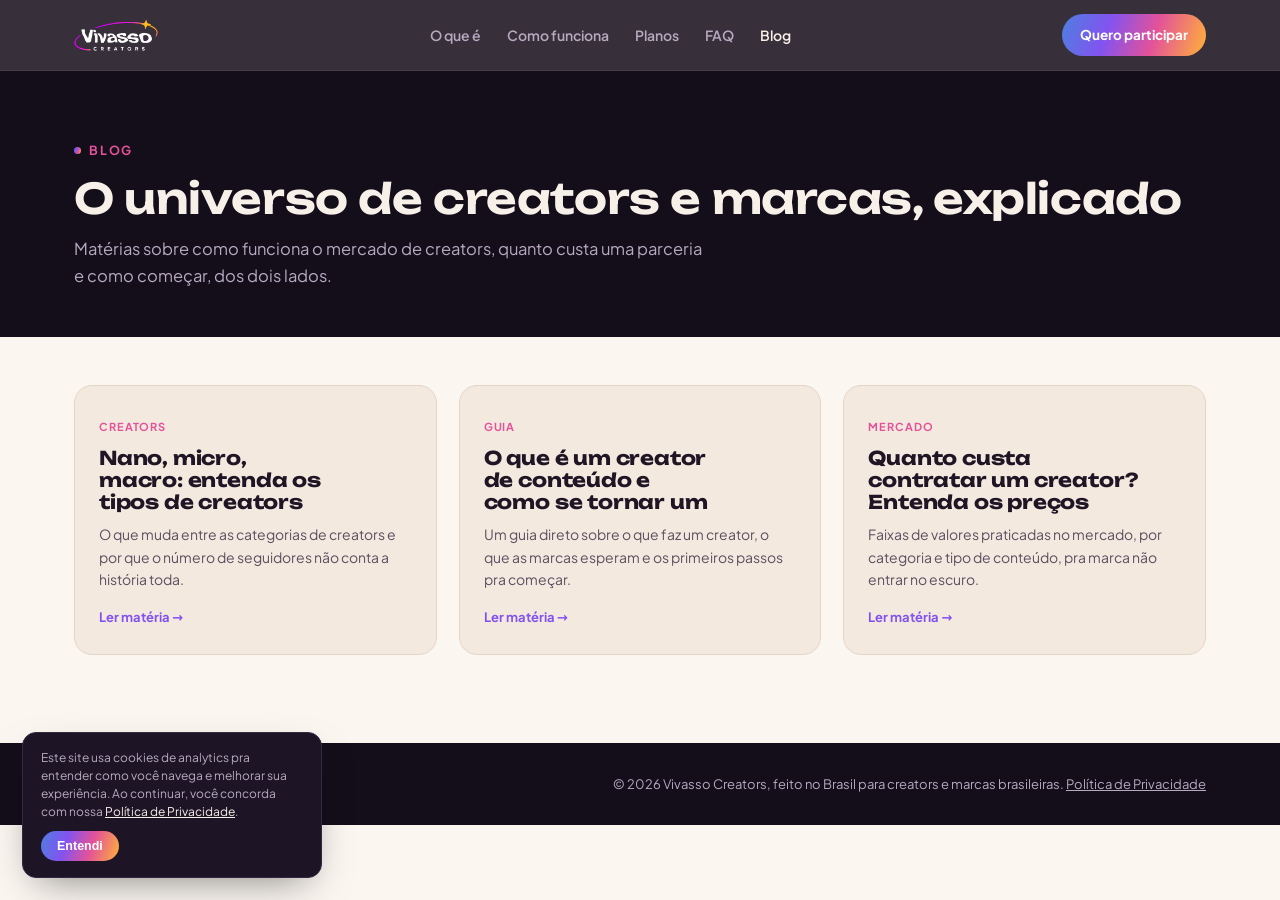
<file: blog.html>
<!DOCTYPE html>
<html lang="pt-BR">
<head>
<meta charset="utf-8">
<meta name="viewport" content="width=device-width, initial-scale=1">
<title>Blog | Vivasso Creators</title>
<meta name="description" content="Matérias sobre o universo de creators e marcas: tipos de creators, como se tornar um, preços de mercado e mais.">
<link rel="canonical" href="https://creators.vivasso.com.br/blog.html">
<meta property="og:type" content="website">
<meta property="og:title" content="Blog | Vivasso Creators">
<meta property="og:description" content="Matérias sobre o universo de creators e marcas: tipos de creators, como se tornar um, preços de mercado e mais.">
<meta property="og:image" content="https://creators.vivasso.com.br/assets/og-image.png">
<meta property="og:url" content="https://creators.vivasso.com.br/blog.html">
<meta name="twitter:card" content="summary_large_image">
<meta name="twitter:title" content="Blog | Vivasso Creators">
<meta name="twitter:description" content="Matérias sobre o universo de creators e marcas: tipos de creators, como se tornar um, preços de mercado e mais.">
<meta name="twitter:image" content="https://creators.vivasso.com.br/assets/og-image.png">
<link rel="icon" type="image/svg+xml" href="[data-uri]">
<link rel="stylesheet" href="blog/blog.css">
<script type="text/javascript">
    (function(c,l,a,r,i,t,y){
        c[a]=c[a]||function(){(c[a].q=c[a].q||[]).push(arguments)};
        t=l.createElement(r);t.async=1;t.src="https://www.clarity.ms/tag/"+i;
        y=l.getElementsByTagName(r)[0];y.parentNode.insertBefore(t,y);
    })(window, document, "clarity", "script", "yk7jxi8oy6");
</script>
</head>
<body>

<nav class="nav">
  <div class="wrap nav-inner">
    <a class="brand" href="/"><img src="assets/vivasso-logo.webp" alt="Vivasso Creators" width="300" height="114"></a>
    <div class="nav-links">
      <a href="/#sobre">O que é</a>
      <a href="/#como-funciona">Como funciona</a>
      <a href="/#planos">Planos</a>
      <a href="/#faq">FAQ</a>
      <a href="blog.html" class="active">Blog</a>
    </div>
    <a class="nav-cta" href="/#contato">Quero participar</a>
  </div>
</nav>

<header class="blog-hero">
  <div class="wrap">
    <span class="eyebrow" style="color:var(--magenta)">Blog</span>
    <h1>O universo de creators e marcas, explicado</h1>
    <p>Matérias sobre como funciona o mercado de creators, quanto custa uma parceria e como começar, dos dois lados.</p>
  </div>
</header>

<div class="wrap">
  <div class="blog-grid">
    <a class="blog-card" href="blog/tipos-de-creators.html">
      <span class="tag">Creators</span>
      <h2>Nano, micro, macro: entenda os tipos de creators</h2>
      <p>O que muda entre as categorias de creators e por que o número de seguidores não conta a história toda.</p>
      <span class="read-more">Ler matéria →</span>
    </a>
    <a class="blog-card" href="blog/o-que-e-um-creator.html">
      <span class="tag">Guia</span>
      <h2>O que é um creator de conteúdo e como se tornar um</h2>
      <p>Um guia direto sobre o que faz um creator, o que as marcas esperam e os primeiros passos pra começar.</p>
      <span class="read-more">Ler matéria →</span>
    </a>
    <a class="blog-card" href="blog/quanto-custa-um-creator.html">
      <span class="tag">Mercado</span>
      <h2>Quanto custa contratar um creator? Entenda os preços</h2>
      <p>Faixas de valores praticadas no mercado, por categoria e tipo de conteúdo, pra marca não entrar no escuro.</p>
      <span class="read-more">Ler matéria →</span>
    </a>
  </div>
</div>

<footer>
  <div class="wrap foot-inner">
    <div class="foot-brand"><img src="assets/vivasso-logo.webp" alt="Vivasso Creators" width="300" height="114"></div>
    <span>© 2026 Vivasso Creators, feito no Brasil para creators e marcas brasileiras. <a href="privacidade.html">Política de Privacidade</a></span>
  </div>
</footer>

<div class="cookie-notice" id="cookie-notice">
  <p>Este site usa cookies de analytics pra entender como você navega e melhorar sua experiência. Ao continuar, você concorda com nossa <a href="privacidade.html">Política de Privacidade</a>.</p>
  <button type="button" id="cookie-ok">Entendi</button>
</div>
<script>
(function(){
  var notice = document.getElementById('cookie-notice');
  var ok = document.getElementById('cookie-ok');
  var already = false;
  try { already = localStorage.getItem('vv_cookie_ok') === '1'; } catch(e){}
  if (already) { notice.style.display = 'none'; }
  ok.addEventListener('click', function(){
    notice.style.display = 'none';
    try { localStorage.setItem('vv_cookie_ok', '1'); } catch(e){}
  });
})();
</script>

</body>
</html>
</file>
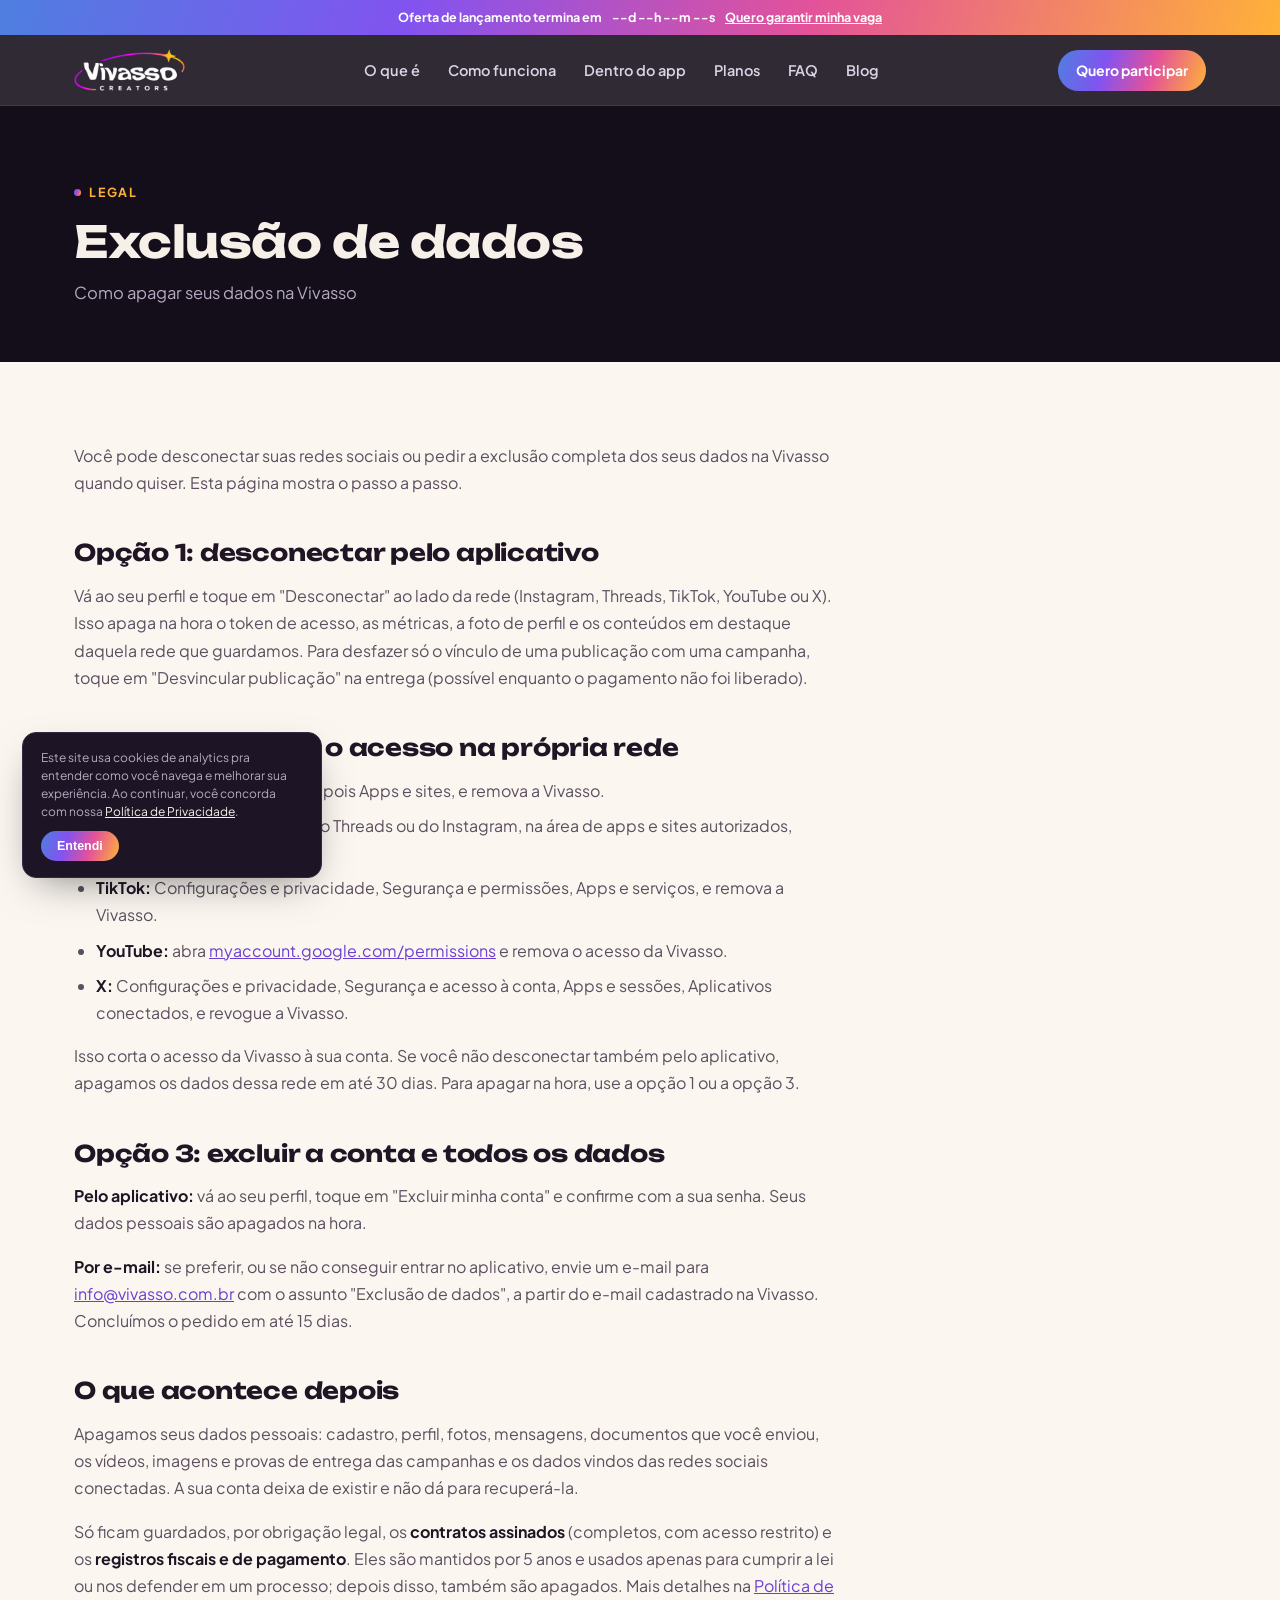
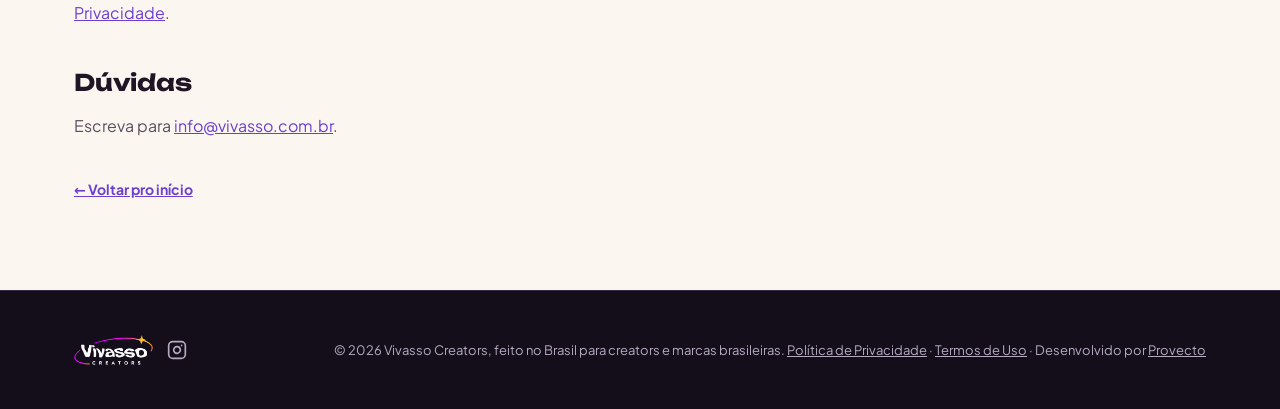
<file: exclusao-de-dados.html>
<!DOCTYPE html>
<html lang="pt-BR">
<head>
<meta charset="utf-8">
<meta name="viewport" content="width=device-width, initial-scale=1">
<title>Exclusão de dados | Vivasso Creators</title>
<meta name="description" content="Como desconectar suas redes sociais e pedir a exclusão dos seus dados na Vivasso.">
<link rel="canonical" href="https://creators.vivasso.com.br/exclusao-de-dados">
<meta property="og:type" content="website">
<meta property="og:title" content="Exclusão de dados | Vivasso Creators">
<meta property="og:description" content="Como desconectar suas redes sociais e pedir a exclusão dos seus dados na Vivasso.">
<meta property="og:image" content="https://creators.vivasso.com.br/assets/og-image.png">
<meta property="og:url" content="https://creators.vivasso.com.br/exclusao-de-dados">
<meta name="twitter:card" content="summary_large_image">
<meta name="twitter:title" content="Exclusão de dados | Vivasso Creators">
<meta name="twitter:description" content="Como desconectar suas redes sociais e pedir a exclusão dos seus dados na Vivasso.">
<meta name="twitter:image" content="https://creators.vivasso.com.br/assets/og-image.png">
<link rel="icon" type="image/svg+xml" href="[data-uri]">
<style>
  @font-face{font-family:'Unbounded';font-style:normal;font-weight:500 800;font-display:swap;src:url('assets/fonts/unbounded-variable.woff2') format('woff2')}
  @font-face{font-family:'Plus Jakarta Sans';font-style:normal;font-weight:400 800;font-display:swap;src:url('assets/fonts/plus-jakarta-sans-variable.woff2') format('woff2')}
  @font-face{font-family:'Plus Jakarta Sans';font-style:italic;font-weight:500;font-display:swap;src:url('assets/fonts/plus-jakarta-sans-italic-variable.woff2') format('woff2')}

  :root{
    --bg:#FBF6F0;--bg-panel:#F4E9DF;--ink:#1F1524;--ink-soft:#5C4F60;--line:#E4D5C6;
    --bg-dark:#140E1B;--bg-dark-panel:#1D1526;--ink-on-dark:#F7F0E8;--ink-on-dark-soft:#B6A9C0;--line-dark:#332942;
    --blue:#4E7FE0;--violet:#8253F0;--magenta:#E3529A;--amber:#FFB238;--violet-on-light:#6B3FD1;
    --grad:linear-gradient(108deg,var(--blue) 0%,var(--violet) 32%,var(--magenta) 63%,var(--amber) 100%);
    --font-display:'Unbounded',ui-sans-serif,system-ui,sans-serif;
    --font-body:'Plus Jakarta Sans',ui-sans-serif,system-ui,-apple-system,sans-serif;
  }
  *{box-sizing:border-box}
  html{scroll-behavior:smooth}
  body{margin:0;background:var(--bg);color:var(--ink);font-family:var(--font-body);font-size:16px;line-height:1.55;-webkit-font-smoothing:antialiased}
  img,svg{max-width:100%;display:block}
  a{color:inherit}
  h1,h2,h3{font-family:var(--font-display);text-wrap:balance;margin:0;line-height:1.12;letter-spacing:-.01em}
  p{margin:0}
  ::selection{background:var(--violet);color:#fff}
  @media (prefers-reduced-motion:reduce){*{animation:none!important;transition:none!important}}
  .wrap{max-width:1180px;margin:0 auto;padding-inline:24px}
  @media (max-width:640px){.wrap{padding-inline:18px}}
  .eyebrow{font-family:var(--font-body);font-weight:700;font-size:12.5px;letter-spacing:.14em;text-transform:uppercase;display:inline-flex;align-items:center;gap:8px}
  .eyebrow::before{content:"";width:7px;height:7px;border-radius:50%;background:var(--grad)}

  /* ---------- NAV (igual a home) ---------- */
  .sticky-head{position:sticky;top:0;z-index:40}
  .nav{background:rgba(20,14,27,.88);backdrop-filter:blur(14px) saturate(140%);border-bottom:1px solid rgba(255,255,255,.08)}
  .countdown-bar{background:var(--grad);color:#fff;display:flex;align-items:center;justify-content:center;gap:10px;padding:8px 16px;font-size:12.5px;font-weight:700;text-align:center;position:relative;flex-wrap:wrap;row-gap:2px}
  .countdown-bar a{color:#fff;text-decoration:underline;white-space:nowrap}
  .countdown-bar-time{font-variant-numeric:tabular-nums;white-space:nowrap}
  @media (max-width:640px){.countdown-bar{font-size:11px;gap:6px;padding:7px 16px}.countdown-bar-cta{display:none}}
  .nav-inner{display:flex;align-items:center;justify-content:space-between;gap:20px;padding-block:14px}
  .brand{display:flex;align-items:center;text-decoration:none}
  .brand img{height:42px;width:auto;display:block;opacity:1}
  .foot-brand img{height:30px;width:auto;display:block}
  .nav-links{display:flex;gap:28px;font-size:14.5px;font-weight:600;color:#DCD3E6}
  .nav-links a{text-decoration:none;transition:color .15s}
  .nav-links a:hover{color:var(--ink-on-dark)}
  .nav-right{display:flex;align-items:center;gap:10px}
  .nav-cta{font-family:var(--font-body);font-weight:700;font-size:14px;color:#fff;background:var(--grad);padding:10px 18px;border-radius:999px;text-decoration:none;white-space:nowrap}
  .nav-burger{display:none;background:transparent;border:1.5px solid rgba(255,255,255,.28);border-radius:10px;width:38px;height:38px;align-items:center;justify-content:center;cursor:pointer;color:var(--ink-on-dark);flex-shrink:0}
  .nav-burger svg{width:18px;height:18px}
  .nav-mobile{display:none;flex-direction:column;padding:4px 24px 14px;gap:0;border-top:1px solid rgba(255,255,255,.08)}
  .nav-mobile a{padding:13px 2px;font-size:15px;font-weight:600;color:var(--ink-on-dark-soft);text-decoration:none;border-bottom:1px solid rgba(255,255,255,.07)}
  .nav-mobile a:last-child{border-bottom:none}
  @media (max-width:760px){.nav-links{display:none}.nav-burger{display:flex}.nav-mobile[data-open="true"]{display:flex}}
  @media (max-width:520px){.brand img{height:32px}.foot-brand img{height:24px}}
  @media (max-width:400px){.nav-cta{display:none}}

  /* ---------- PAGINA LEGAL ---------- */
  .page-head{background:var(--bg-dark);color:var(--ink-on-dark);padding-block:72px 56px}
  .page-head h1{font-size:clamp(28px,4vw,44px);margin-top:14px;max-width:820px}
  .page-head .lede{margin-top:14px;font-size:16.5px;color:var(--ink-on-dark-soft)}
  .legal-main{background:var(--bg);color:var(--ink);padding-block:64px 88px}
  .legal{max-width:760px}
  .legal h2{font-size:clamp(19px,2.4vw,23px);font-weight:700;margin-top:44px}
  .legal h2:first-child{margin-top:0}
  .legal p{margin-top:16px;font-size:16px;color:var(--ink-soft);line-height:1.7}
  .legal ul,.legal ol{margin:16px 0 0;padding-left:22px;color:var(--ink-soft);font-size:16px;line-height:1.7}
  .legal li{margin-top:8px}
  .legal strong{color:var(--ink)}
  .legal a{color:var(--violet-on-light);text-decoration:underline}
  .legal-back{display:inline-flex;margin-top:40px;font-size:14px;font-weight:700;color:var(--violet-on-light);text-decoration:none}
  .legal-back:hover{text-decoration:underline}
  @media (max-width:640px){.page-head{padding-block:48px 40px}.legal-main{padding-block:44px 64px}}

  /* ---------- COOKIES + RODAPE (igual a home) ---------- */
  .cookie-notice{position:fixed;bottom:22px;left:22px;z-index:55;max-width:300px;background:var(--bg-dark-panel);border:1px solid var(--line-dark);border-radius:14px;padding:16px 18px;box-shadow:0 15px 40px -15px rgba(0,0,0,.5)}
  .cookie-notice p{font-size:12px;color:var(--ink-on-dark-soft);line-height:1.5;margin:0}
  .cookie-notice p a{color:var(--ink-on-dark);text-decoration:underline}
  .cookie-notice button{margin-top:10px;font-size:12.5px;font-weight:700;color:#fff;background:var(--grad);border:none;padding:8px 16px;border-radius:999px;cursor:pointer}
  @media (max-width:480px){.cookie-notice{left:12px;right:12px;bottom:12px;max-width:none}}
  footer{background:var(--bg-dark);color:var(--ink-on-dark-soft);padding-block:44px;border-top:1px solid var(--line-dark)}
  .foot-inner{display:flex;justify-content:space-between;align-items:center;gap:20px;flex-wrap:wrap;font-size:13px}
  .foot-brand{display:flex;align-items:center;gap:14px}
  .foot-social{display:flex;color:var(--ink-on-dark-soft);transition:color .15s ease}
  .foot-social:hover{color:var(--ink-on-dark)}
  .foot-social svg{width:20px;height:20px}
</style>
<script type="text/javascript">
    (function(c,l,a,r,i,t,y){
        c[a]=c[a]||function(){(c[a].q=c[a].q||[]).push(arguments)};
        t=l.createElement(r);t.async=1;t.src="https://www.clarity.ms/tag/"+i;
        y=l.getElementsByTagName(r)[0];y.parentNode.insertBefore(t,y);
    })(window, document, "clarity", "script", "yk7jxi8oy6");
</script>
</head>
<body>
<div class="sticky-head">
  <div class="countdown-bar" id="countdown-bar">
    <span>Oferta de lançamento termina em</span>
    <span class="countdown-bar-time" id="countdown-bar-time">--d --h --m --s</span>
    <a href="/#oferta" class="countdown-bar-cta">Quero garantir minha vaga</a>
  </div>
  <nav class="nav" data-scrolled="true">
  <div class="wrap nav-inner">
    <a class="brand" href="/">
      <img src="assets/vivasso-logo.webp" alt="Vivasso Creators" width="300" height="114">
    </a>
    <div class="nav-links">
      <a href="/#sobre">O que é</a>
      <a href="/#como-funciona">Como funciona</a>
      <a href="/#app">Dentro do app</a>
      <a href="/#planos">Planos</a>
      <a href="/#faq">FAQ</a>
      <a href="blog.html">Blog</a>
    </div>
    <div class="nav-right">
      <a class="nav-cta" href="/#contato">Quero participar</a>
      <button class="nav-burger" id="nav-burger" type="button" aria-label="Abrir menu" aria-expanded="false" aria-controls="nav-mobile">
        <svg viewBox="0 0 24 24" fill="none" stroke="currentColor" stroke-width="2" stroke-linecap="round"><path d="M4 7h16M4 12h16M4 17h16"/></svg>
      </button>
    </div>
  </div>
  <div class="nav-mobile" id="nav-mobile">
    <a href="/#sobre">O que é</a>
    <a href="/#como-funciona">Como funciona</a>
    <a href="/#app">Dentro do app</a>
    <a href="/#planos">Planos</a>
    <a href="/#faq">FAQ</a>
    <a href="blog.html">Blog</a>
  </div>
  </nav>
</div>

<header class="page-head">
  <div class="wrap">
    <span class="eyebrow" style="color:var(--amber)">Legal</span>
    <h1>Exclusão de dados</h1>
    <p class="lede">Como apagar seus dados na Vivasso</p>
  </div>
</header>

<main class="legal-main">
  <div class="wrap">
    <div class="legal">
    <p>Você pode desconectar suas redes sociais ou pedir a exclusão completa dos seus dados na Vivasso quando quiser. Esta página mostra o passo a passo.</p>

        <h2 id="opcao-1-desconectar-pelo-aplicativo">Opção 1: desconectar pelo aplicativo</h2>
        <p>Vá ao seu perfil e toque em "Desconectar" ao lado da rede (Instagram, Threads, TikTok, YouTube ou X). Isso apaga na hora o token de acesso, as métricas, a foto de perfil e os conteúdos em destaque daquela rede que guardamos. Para desfazer só o vínculo de uma publicação com uma campanha, toque em "Desvincular publicação" na entrega (possível enquanto o pagamento não foi liberado).</p>

        <h2 id="opcao-2-revogar-o-acesso-na-propria-rede">Opção 2: revogar o acesso na própria rede</h2>
        <ul>
          <li><strong>Instagram:</strong> Configurações, depois Apps e sites, e remova a Vivasso.</li>
          <li><strong>Threads:</strong> nas configurações do Threads ou do Instagram, na área de apps e sites autorizados, remova a Vivasso.</li>
          <li><strong>TikTok:</strong> Configurações e privacidade, Segurança e permissões, Apps e serviços, e remova a Vivasso.</li>
          <li><strong>YouTube:</strong> abra <a href="https://myaccount.google.com/permissions" target="_blank" rel="noopener">myaccount.google.com/permissions</a> e remova o acesso da Vivasso.</li>
          <li><strong>X:</strong> Configurações e privacidade, Segurança e acesso à conta, Apps e sessões, Aplicativos conectados, e revogue a Vivasso.</li>
        </ul>
        <p>Isso corta o acesso da Vivasso à sua conta. Se você não desconectar também pelo aplicativo, apagamos os dados dessa rede em até 30 dias. Para apagar na hora, use a opção 1 ou a opção 3.</p>

        <h2 id="opcao-3-excluir-a-conta-e-todos-os-dados">Opção 3: excluir a conta e todos os dados</h2>
        <p><strong>Pelo aplicativo:</strong> vá ao seu perfil, toque em "Excluir minha conta" e confirme com a sua senha. Seus dados pessoais são apagados na hora.</p>
        <p><strong>Por e-mail:</strong> se preferir, ou se não conseguir entrar no aplicativo, envie um e-mail para <!--email_off--><a href="mailto:info@vivasso.com.br?subject=Exclus%C3%A3o%20de%20dados">info@vivasso.com.br</a><!--/email_off--> com o assunto "Exclusão de dados", a partir do e-mail cadastrado na Vivasso. Concluímos o pedido em até 15 dias.</p>

        <h2 id="o-que-acontece-depois">O que acontece depois</h2>
        <p>Apagamos seus dados pessoais: cadastro, perfil, fotos, mensagens, documentos que você enviou, os vídeos, imagens e provas de entrega das campanhas e os dados vindos das redes sociais conectadas. A sua conta deixa de existir e não dá para recuperá-la.</p>
        <p>Só ficam guardados, por obrigação legal, os <strong>contratos assinados</strong> (completos, com acesso restrito) e os <strong>registros fiscais e de pagamento</strong>. Eles são mantidos por 5 anos e usados apenas para cumprir a lei ou nos defender em um processo; depois disso, também são apagados. Mais detalhes na <a href="/privacidade">Política de Privacidade</a>.</p>

        <h2 id="duvidas">Dúvidas</h2>
        <p>Escreva para <!--email_off--><a href="mailto:info@vivasso.com.br">info@vivasso.com.br</a><!--/email_off-->.</p>

    <a class="legal-back" href="/">← Voltar pro início</a>
    </div>
  </div>
</main>

<footer>
  <div class="wrap foot-inner">
    <div class="foot-brand">
      <img src="assets/vivasso-logo.webp" alt="Vivasso Creators" width="300" height="114">
      <a href="https://instagram.com/souvivasso" target="_blank" rel="noopener" aria-label="Instagram da Vivasso Creators" class="foot-social">
        <svg viewBox="0 0 24 24" fill="none" stroke="currentColor" stroke-width="2" stroke-linecap="round" stroke-linejoin="round"><rect x="2" y="2" width="20" height="20" rx="5"/><path d="M16 11.37A4 4 0 1 1 12.63 8 4 4 0 0 1 16 11.37z"/><line x1="17.5" y1="6.5" x2="17.5" y2="6.5"/></svg>
      </a>
    </div>
    <span>© 2026 Vivasso Creators, feito no Brasil para creators e marcas brasileiras. <a href="privacidade" style="text-decoration:underline">Política de Privacidade</a> · <a href="termos-de-uso" style="text-decoration:underline">Termos de Uso</a> · Desenvolvido por <a href="https://provecto.app" target="_blank" rel="noopener" style="text-decoration:underline">Provecto</a></span>
  </div>
</footer>

<div class="cookie-notice" id="cookie-notice">
  <p>Este site usa cookies de analytics pra entender como você navega e melhorar sua experiência. Ao continuar, você concorda com nossa <a href="privacidade">Política de Privacidade</a>.</p>
  <button type="button" id="cookie-ok">Entendi</button>
</div>
<script>
(function(){
  var OFFER_END = new Date('2026-10-31T23:59:59-03:00').getTime();
  var bar = document.getElementById('countdown-bar');
  var barTime = document.getElementById('countdown-bar-time');
  var timer;
  function pad(n){ return String(n).padStart(2,'0'); }
  function tick(){
    var diff = OFFER_END - Date.now();
    if(diff <= 0){ if (bar) bar.hidden = true; clearInterval(timer); return; }
    var d = Math.floor(diff / 86400000);
    var h = Math.floor((diff % 86400000) / 3600000);
    var m = Math.floor((diff % 3600000) / 60000);
    var s = Math.floor((diff % 60000) / 1000);
    if (barTime) barTime.textContent = d + 'd ' + pad(h) + 'h ' + pad(m) + 'm ' + pad(s) + 's';
  }
  tick();
  timer = setInterval(tick, 1000);

  var burger = document.getElementById('nav-burger');
  var navMobile = document.getElementById('nav-mobile');
  if(burger && navMobile){
    burger.addEventListener('click', function(){
      var open = navMobile.getAttribute('data-open') === 'true';
      navMobile.setAttribute('data-open', open ? 'false' : 'true');
      burger.setAttribute('aria-expanded', open ? 'false' : 'true');
    });
    navMobile.querySelectorAll('a').forEach(function(a){
      a.addEventListener('click', function(){
        navMobile.setAttribute('data-open', 'false');
        burger.setAttribute('aria-expanded', 'false');
      });
    });
  }

  var notice = document.getElementById('cookie-notice');
  var ok = document.getElementById('cookie-ok');
  var already = false;
  try { already = localStorage.getItem('vv_cookie_ok') === '1'; } catch(e){}
  if (already) { notice.style.display = 'none'; }
  ok.addEventListener('click', function(){
    notice.style.display = 'none';
    try { localStorage.setItem('vv_cookie_ok', '1'); } catch(e){}
  });
})();
</script>

</body>
</html>
</file>
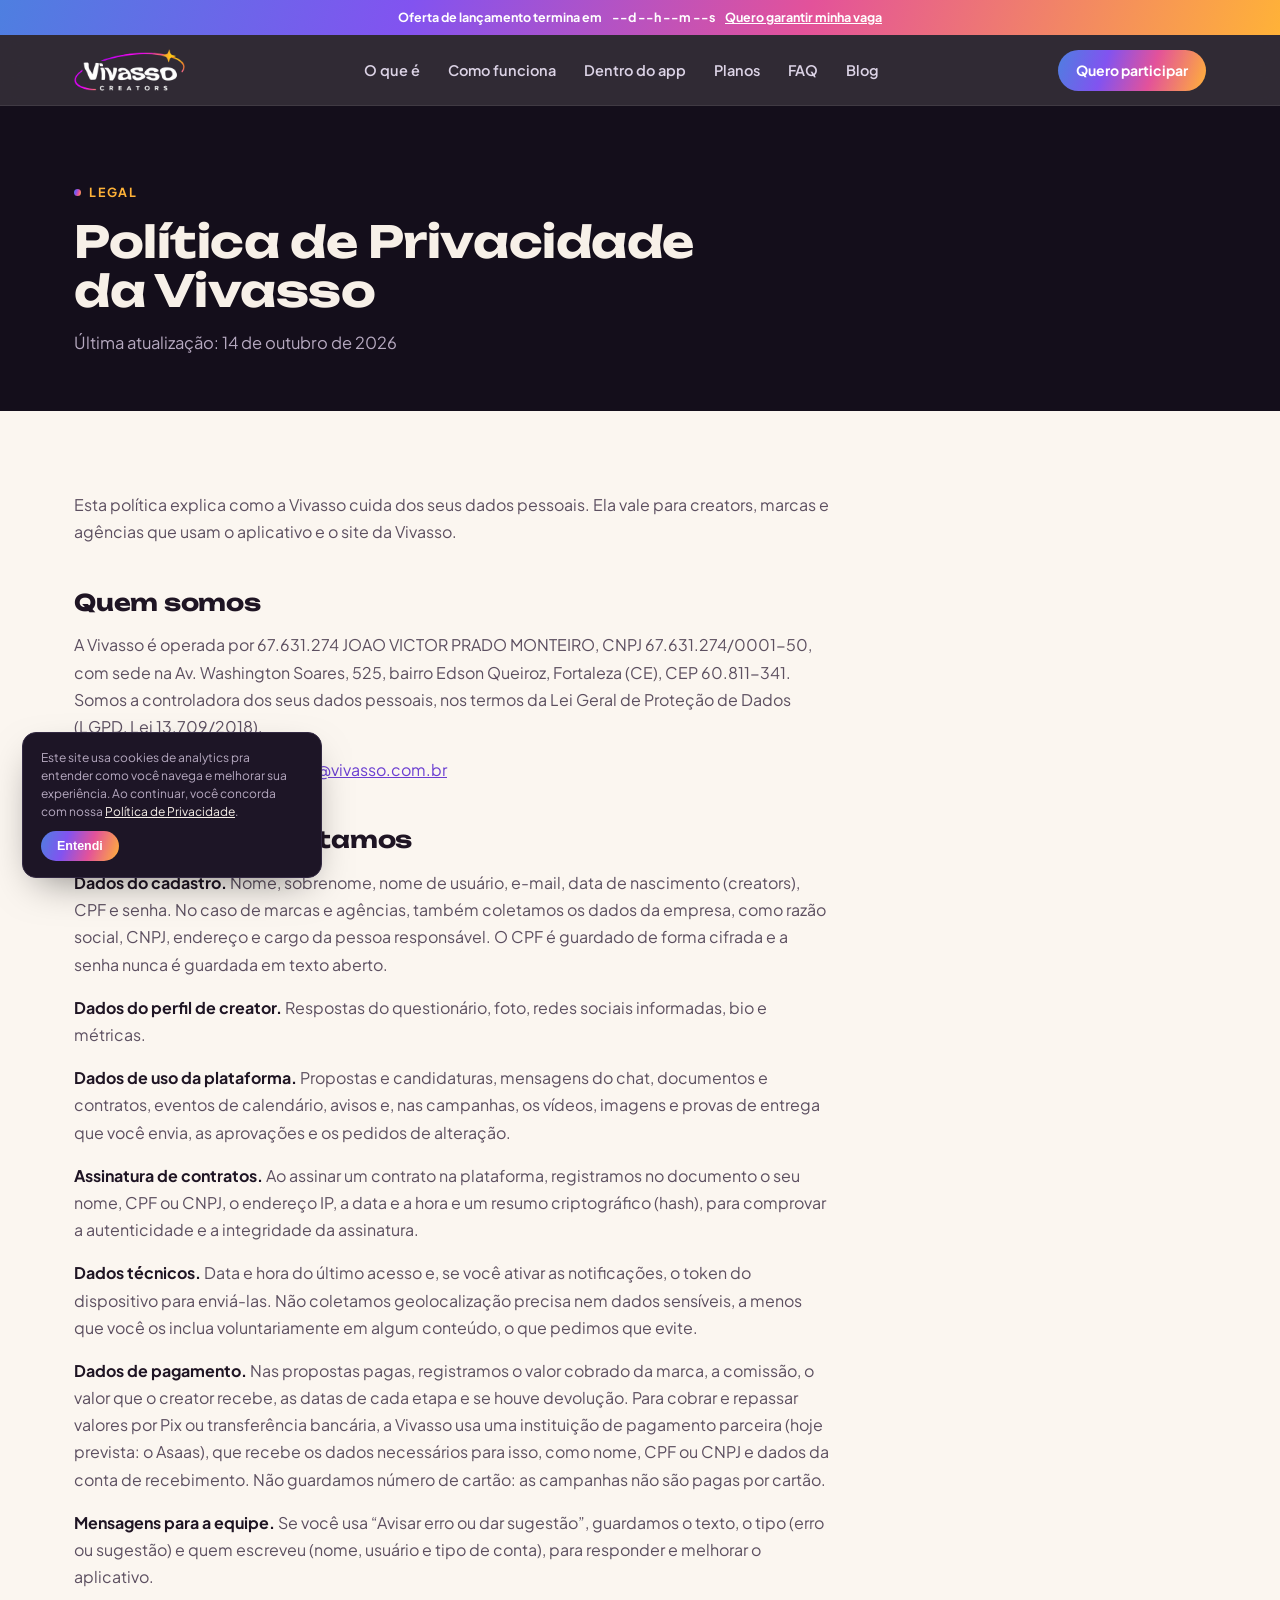
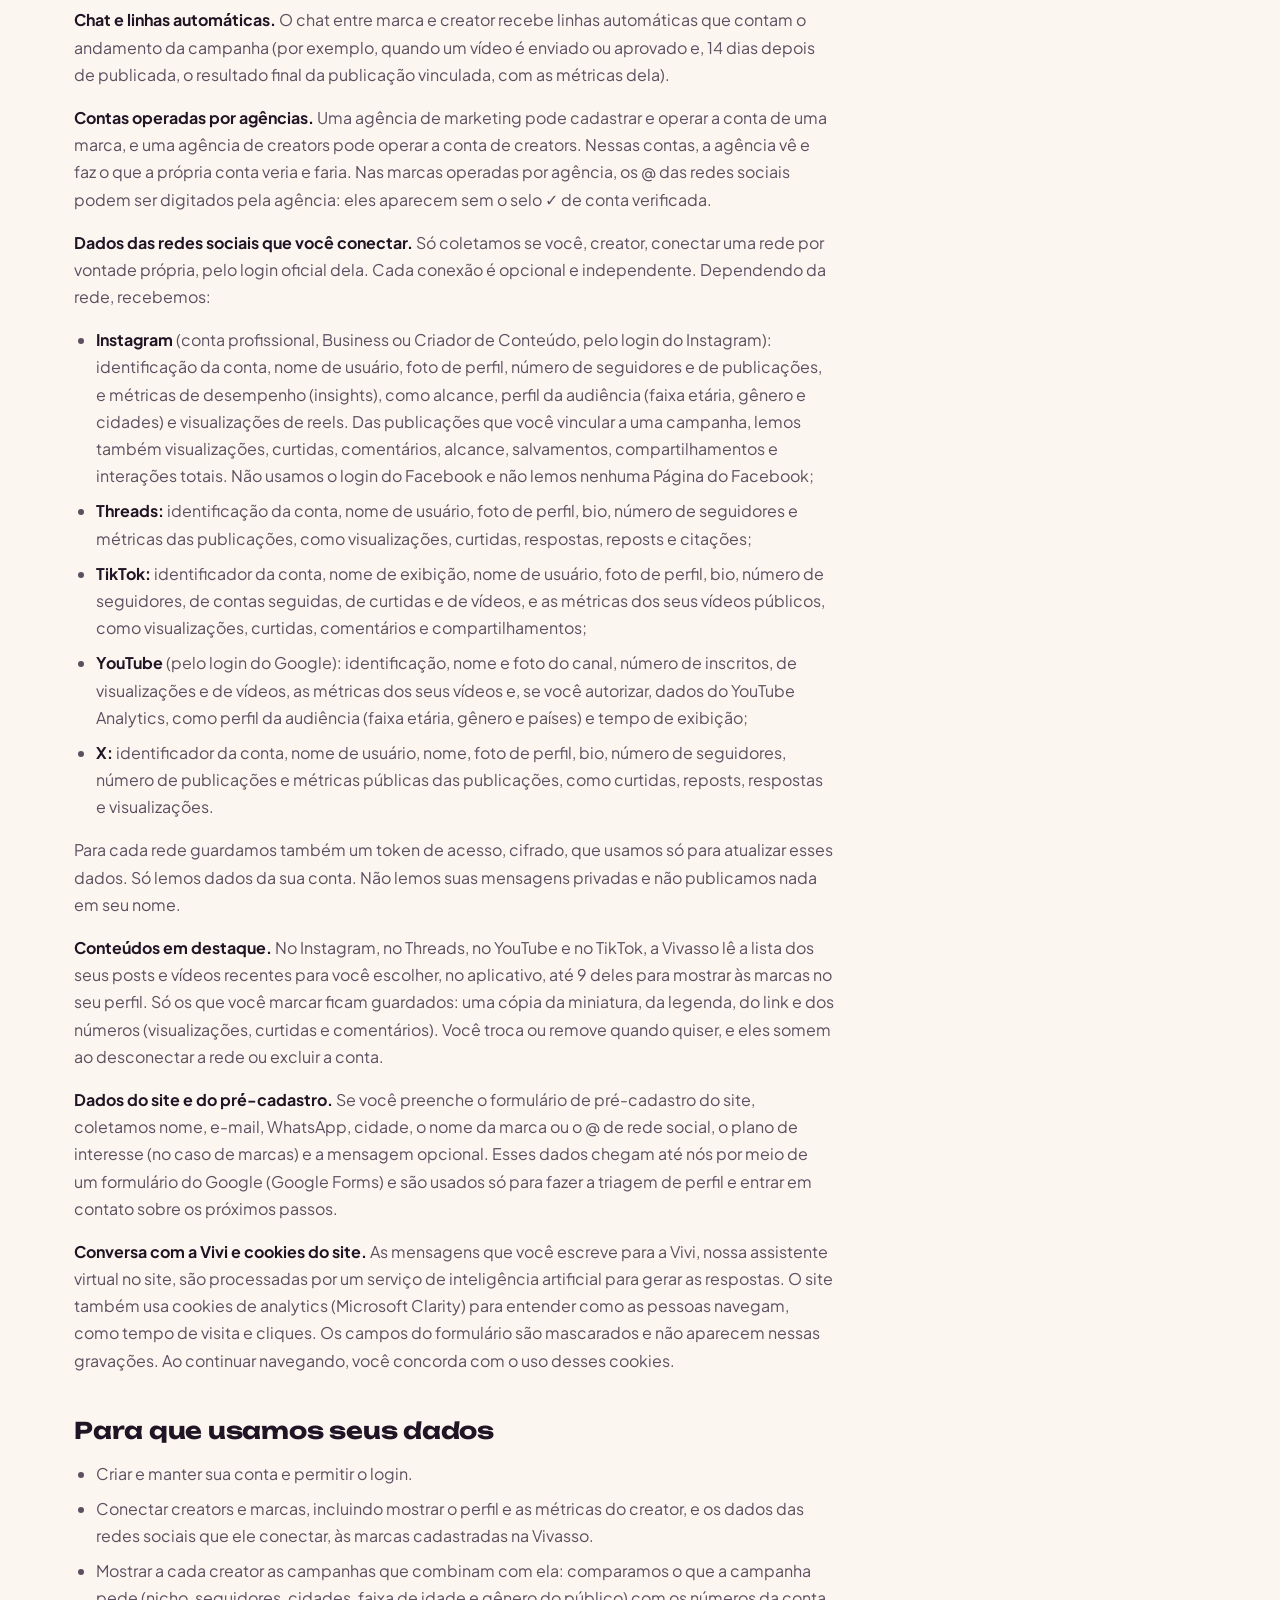
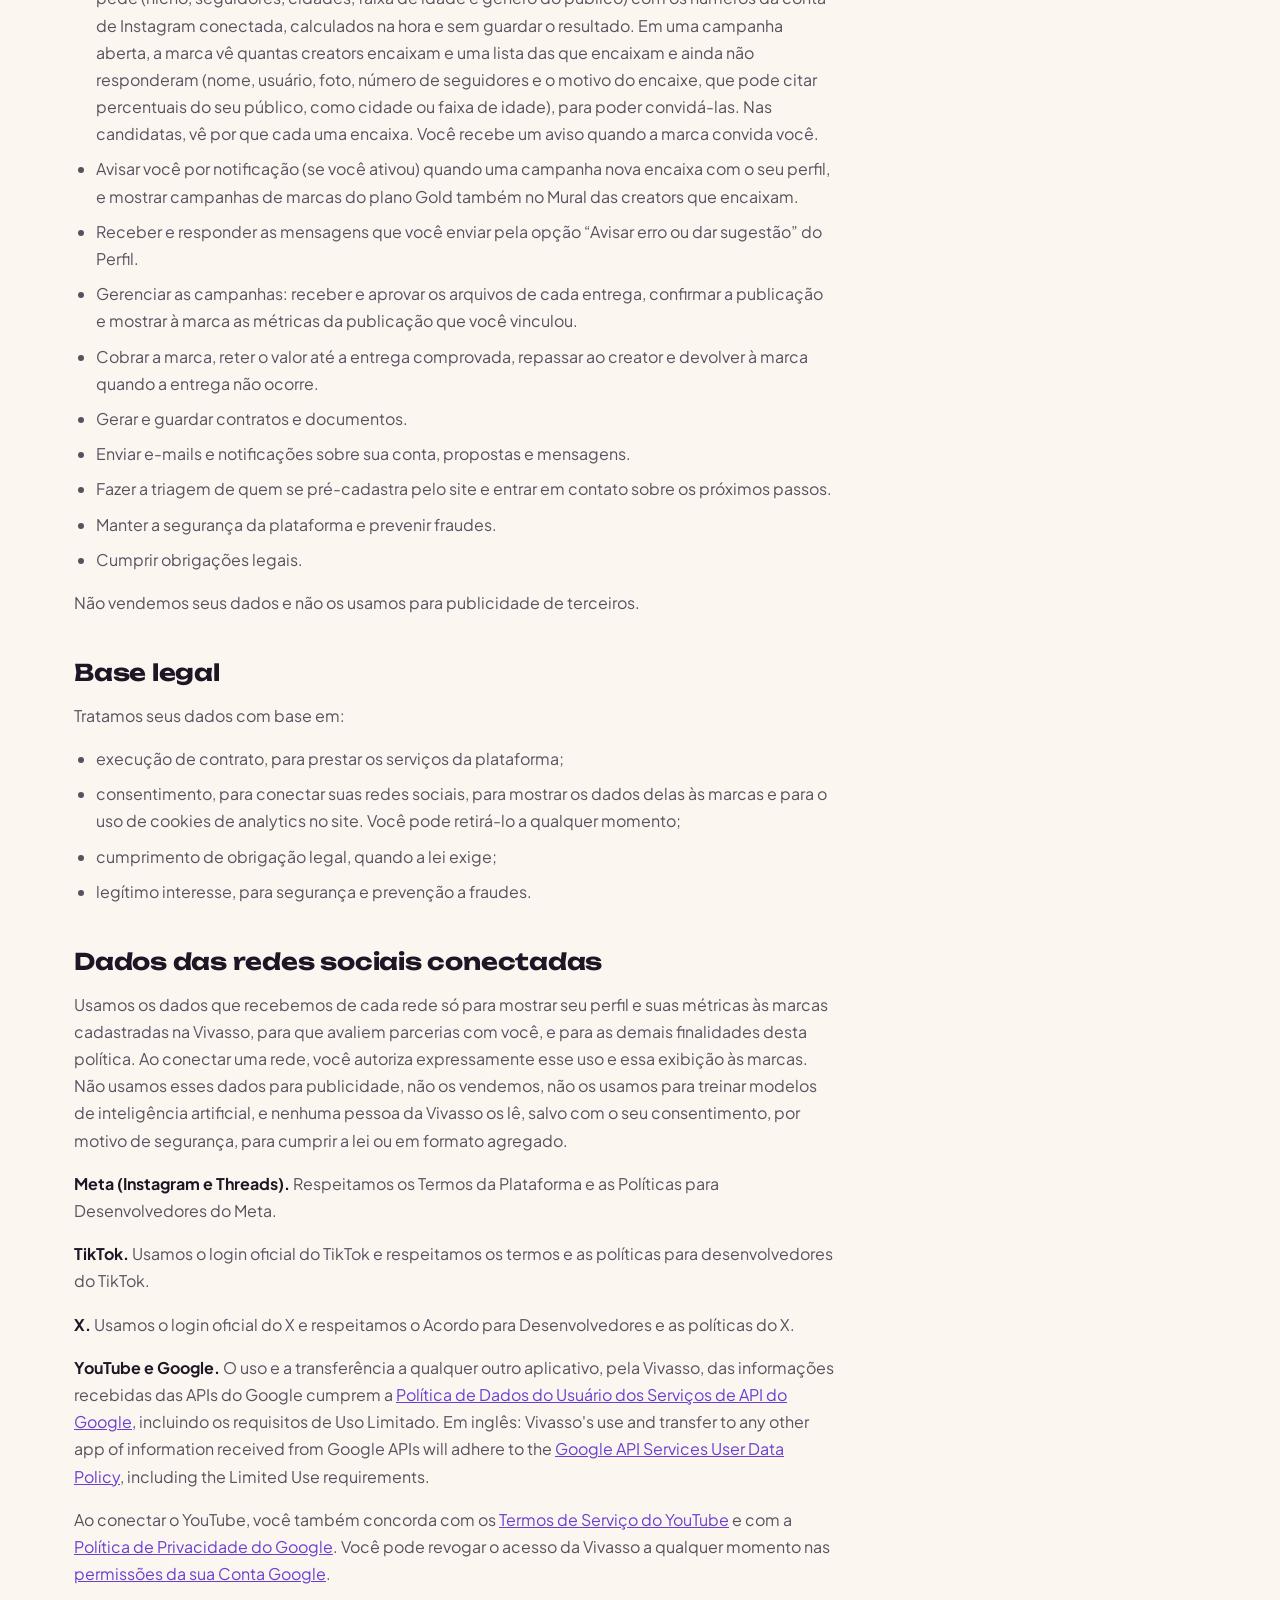
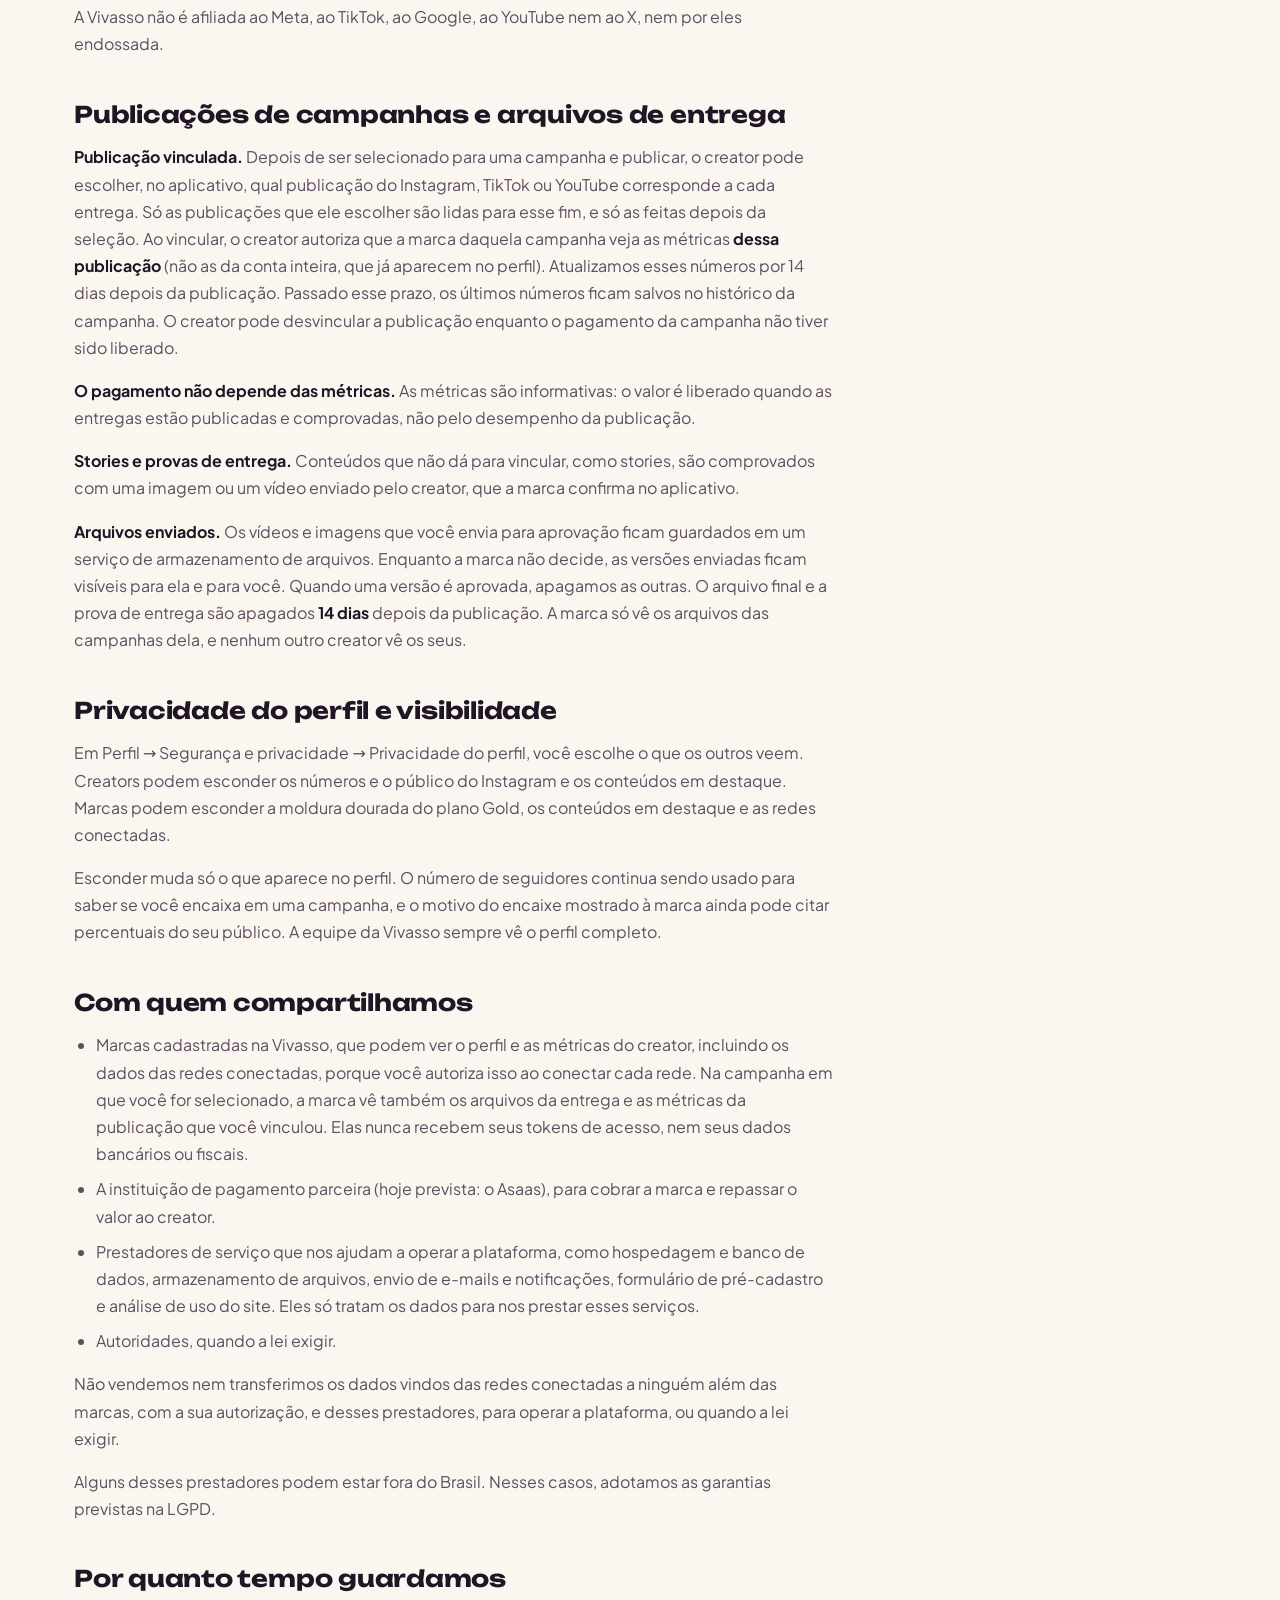
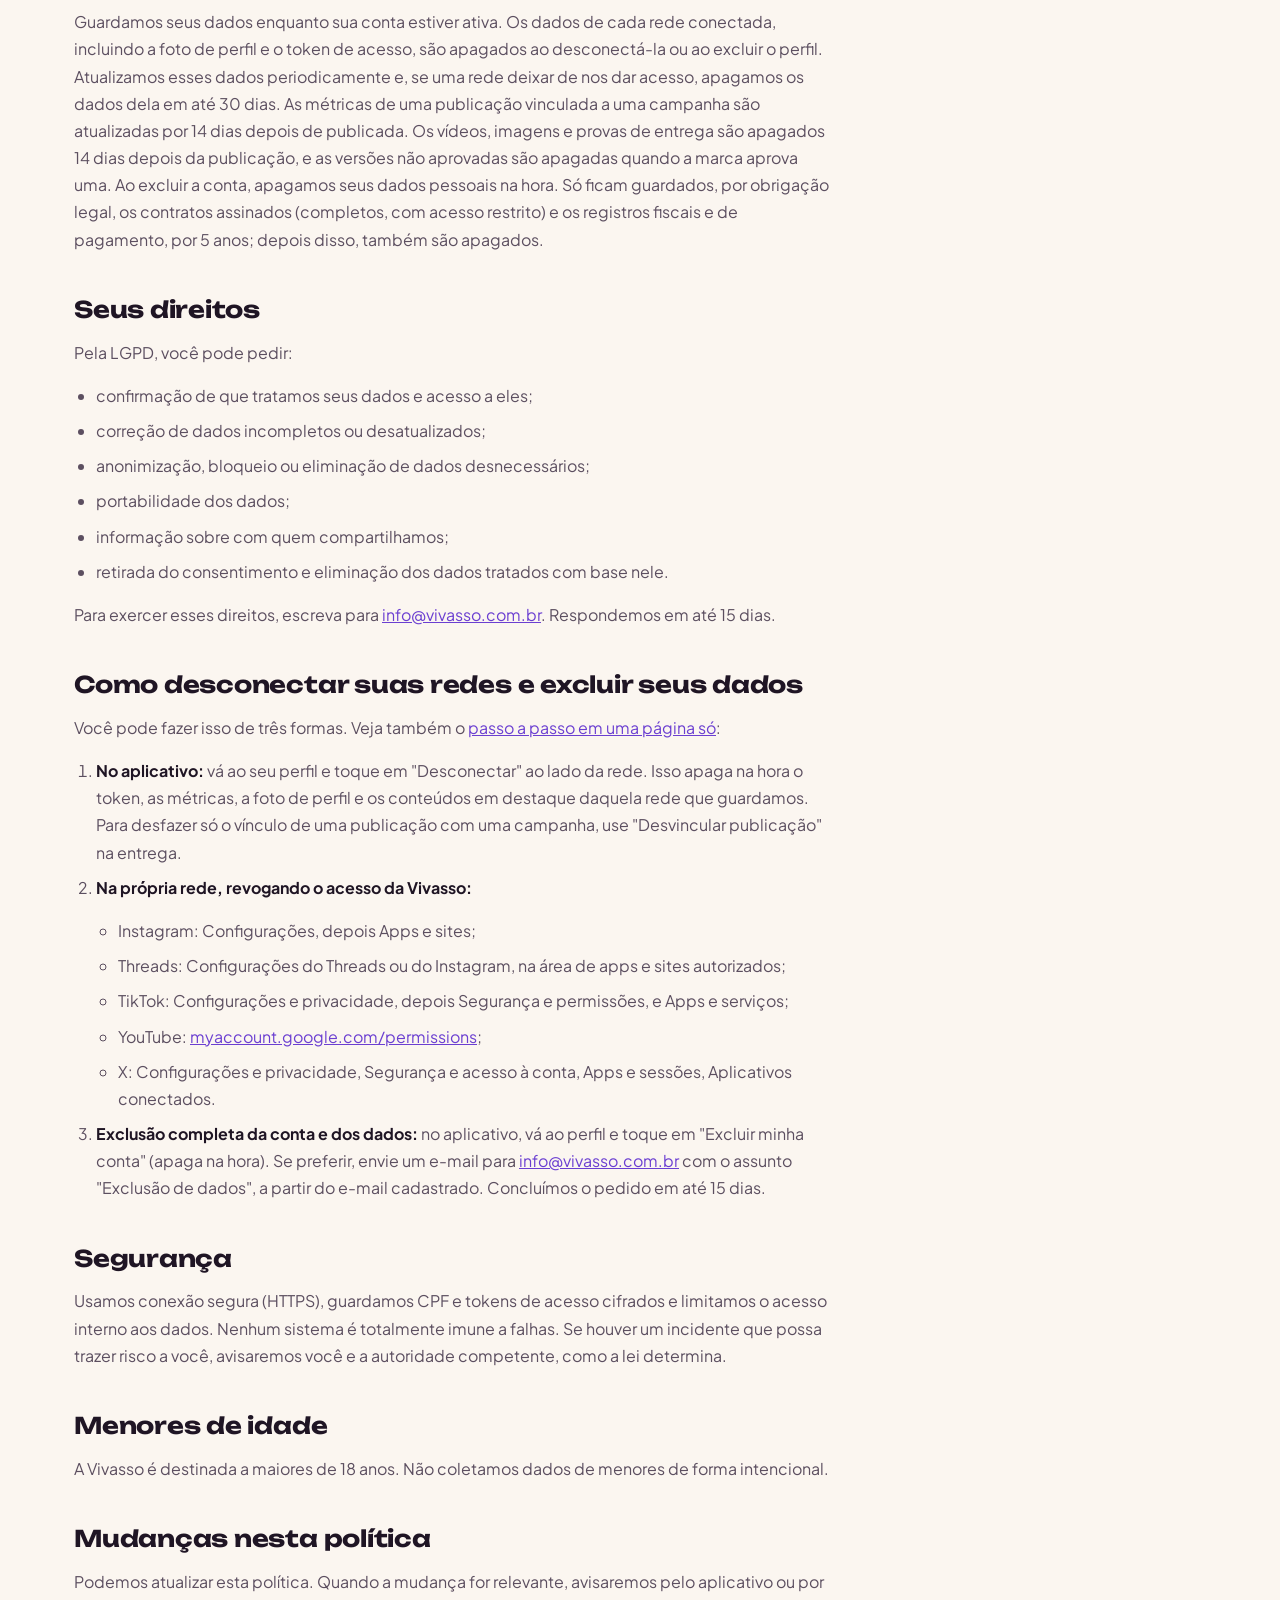
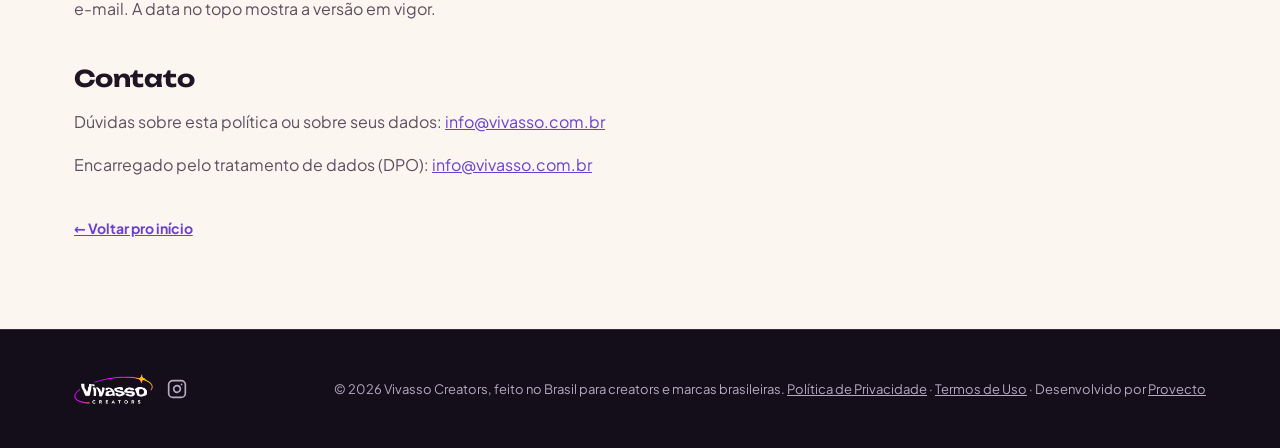
<file: privacidade.html>
<!DOCTYPE html>
<html lang="pt-BR">
<head>
<meta charset="utf-8">
<meta name="viewport" content="width=device-width, initial-scale=1">
<title>Política de Privacidade | Vivasso Creators</title>
<meta name="description" content="Entenda como a Vivasso cuida dos seus dados pessoais: o que coletamos, para que usamos, com quem compartilhamos e como você exerce seus direitos pela LGPD.">
<link rel="canonical" href="https://creators.vivasso.com.br/privacidade">
<meta property="og:type" content="website">
<meta property="og:title" content="Política de Privacidade | Vivasso Creators">
<meta property="og:description" content="Entenda como a Vivasso cuida dos seus dados pessoais e como você exerce seus direitos pela LGPD.">
<meta property="og:image" content="https://creators.vivasso.com.br/assets/og-image.png">
<meta property="og:url" content="https://creators.vivasso.com.br/privacidade">
<meta name="twitter:card" content="summary_large_image">
<meta name="twitter:title" content="Política de Privacidade | Vivasso Creators">
<meta name="twitter:description" content="Entenda como a Vivasso cuida dos seus dados pessoais e como você exerce seus direitos pela LGPD.">
<meta name="twitter:image" content="https://creators.vivasso.com.br/assets/og-image.png">
<link rel="icon" type="image/svg+xml" href="[data-uri]">
<style>
  @font-face{font-family:'Unbounded';font-style:normal;font-weight:500 800;font-display:swap;src:url('assets/fonts/unbounded-variable.woff2') format('woff2')}
  @font-face{font-family:'Plus Jakarta Sans';font-style:normal;font-weight:400 800;font-display:swap;src:url('assets/fonts/plus-jakarta-sans-variable.woff2') format('woff2')}
  @font-face{font-family:'Plus Jakarta Sans';font-style:italic;font-weight:500;font-display:swap;src:url('assets/fonts/plus-jakarta-sans-italic-variable.woff2') format('woff2')}

  :root{
    --bg:#FBF6F0;--bg-panel:#F4E9DF;--ink:#1F1524;--ink-soft:#5C4F60;--line:#E4D5C6;
    --bg-dark:#140E1B;--bg-dark-panel:#1D1526;--ink-on-dark:#F7F0E8;--ink-on-dark-soft:#B6A9C0;--line-dark:#332942;
    --blue:#4E7FE0;--violet:#8253F0;--magenta:#E3529A;--amber:#FFB238;--violet-on-light:#6B3FD1;
    --grad:linear-gradient(108deg,var(--blue) 0%,var(--violet) 32%,var(--magenta) 63%,var(--amber) 100%);
    --font-display:'Unbounded',ui-sans-serif,system-ui,sans-serif;
    --font-body:'Plus Jakarta Sans',ui-sans-serif,system-ui,-apple-system,sans-serif;
  }
  *{box-sizing:border-box}
  html{scroll-behavior:smooth}
  body{margin:0;background:var(--bg);color:var(--ink);font-family:var(--font-body);font-size:16px;line-height:1.55;-webkit-font-smoothing:antialiased}
  img,svg{max-width:100%;display:block}
  a{color:inherit}
  h1,h2,h3{font-family:var(--font-display);text-wrap:balance;margin:0;line-height:1.12;letter-spacing:-.01em}
  p{margin:0}
  ::selection{background:var(--violet);color:#fff}
  @media (prefers-reduced-motion:reduce){*{animation:none!important;transition:none!important}}
  .wrap{max-width:1180px;margin:0 auto;padding-inline:24px}
  @media (max-width:640px){.wrap{padding-inline:18px}}
  .eyebrow{font-family:var(--font-body);font-weight:700;font-size:12.5px;letter-spacing:.14em;text-transform:uppercase;display:inline-flex;align-items:center;gap:8px}
  .eyebrow::before{content:"";width:7px;height:7px;border-radius:50%;background:var(--grad)}

  /* ---------- NAV (igual a home) ---------- */
  .sticky-head{position:sticky;top:0;z-index:40}
  .nav{background:rgba(20,14,27,.88);backdrop-filter:blur(14px) saturate(140%);border-bottom:1px solid rgba(255,255,255,.08)}
  .countdown-bar{background:var(--grad);color:#fff;display:flex;align-items:center;justify-content:center;gap:10px;padding:8px 16px;font-size:12.5px;font-weight:700;text-align:center;position:relative;flex-wrap:wrap;row-gap:2px}
  .countdown-bar a{color:#fff;text-decoration:underline;white-space:nowrap}
  .countdown-bar-time{font-variant-numeric:tabular-nums;white-space:nowrap}
  @media (max-width:640px){.countdown-bar{font-size:11px;gap:6px;padding:7px 16px}.countdown-bar-cta{display:none}}
  .nav-inner{display:flex;align-items:center;justify-content:space-between;gap:20px;padding-block:14px}
  .brand{display:flex;align-items:center;text-decoration:none}
  .brand img{height:42px;width:auto;display:block;opacity:1}
  .foot-brand img{height:30px;width:auto;display:block}
  .nav-links{display:flex;gap:28px;font-size:14.5px;font-weight:600;color:#DCD3E6}
  .nav-links a{text-decoration:none;transition:color .15s}
  .nav-links a:hover{color:var(--ink-on-dark)}
  .nav-right{display:flex;align-items:center;gap:10px}
  .nav-cta{font-family:var(--font-body);font-weight:700;font-size:14px;color:#fff;background:var(--grad);padding:10px 18px;border-radius:999px;text-decoration:none;white-space:nowrap}
  .nav-burger{display:none;background:transparent;border:1.5px solid rgba(255,255,255,.28);border-radius:10px;width:38px;height:38px;align-items:center;justify-content:center;cursor:pointer;color:var(--ink-on-dark);flex-shrink:0}
  .nav-burger svg{width:18px;height:18px}
  .nav-mobile{display:none;flex-direction:column;padding:4px 24px 14px;gap:0;border-top:1px solid rgba(255,255,255,.08)}
  .nav-mobile a{padding:13px 2px;font-size:15px;font-weight:600;color:var(--ink-on-dark-soft);text-decoration:none;border-bottom:1px solid rgba(255,255,255,.07)}
  .nav-mobile a:last-child{border-bottom:none}
  @media (max-width:760px){.nav-links{display:none}.nav-burger{display:flex}.nav-mobile[data-open="true"]{display:flex}}
  @media (max-width:520px){.brand img{height:32px}.foot-brand img{height:24px}}
  @media (max-width:400px){.nav-cta{display:none}}

  /* ---------- PAGINA LEGAL ---------- */
  .page-head{background:var(--bg-dark);color:var(--ink-on-dark);padding-block:72px 56px}
  .page-head h1{font-size:clamp(28px,4vw,44px);margin-top:14px;max-width:820px}
  .page-head .lede{margin-top:14px;font-size:16.5px;color:var(--ink-on-dark-soft)}
  .legal-main{background:var(--bg);color:var(--ink);padding-block:64px 88px}
  .legal{max-width:760px}
  .legal h2{font-size:clamp(19px,2.4vw,23px);font-weight:700;margin-top:44px}
  .legal h2:first-child{margin-top:0}
  .legal p{margin-top:16px;font-size:16px;color:var(--ink-soft);line-height:1.7}
  .legal ul,.legal ol{margin:16px 0 0;padding-left:22px;color:var(--ink-soft);font-size:16px;line-height:1.7}
  .legal li{margin-top:8px}
  .legal strong{color:var(--ink)}
  .legal a{color:var(--violet-on-light);text-decoration:underline}
  .legal-back{display:inline-flex;margin-top:40px;font-size:14px;font-weight:700;color:var(--violet-on-light);text-decoration:none}
  .legal-back:hover{text-decoration:underline}
  @media (max-width:640px){.page-head{padding-block:48px 40px}.legal-main{padding-block:44px 64px}}

  /* ---------- COOKIES + RODAPE (igual a home) ---------- */
  .cookie-notice{position:fixed;bottom:22px;left:22px;z-index:55;max-width:300px;background:var(--bg-dark-panel);border:1px solid var(--line-dark);border-radius:14px;padding:16px 18px;box-shadow:0 15px 40px -15px rgba(0,0,0,.5)}
  .cookie-notice p{font-size:12px;color:var(--ink-on-dark-soft);line-height:1.5;margin:0}
  .cookie-notice p a{color:var(--ink-on-dark);text-decoration:underline}
  .cookie-notice button{margin-top:10px;font-size:12.5px;font-weight:700;color:#fff;background:var(--grad);border:none;padding:8px 16px;border-radius:999px;cursor:pointer}
  @media (max-width:480px){.cookie-notice{left:12px;right:12px;bottom:12px;max-width:none}}
  footer{background:var(--bg-dark);color:var(--ink-on-dark-soft);padding-block:44px;border-top:1px solid var(--line-dark)}
  .foot-inner{display:flex;justify-content:space-between;align-items:center;gap:20px;flex-wrap:wrap;font-size:13px}
  .foot-brand{display:flex;align-items:center;gap:14px}
  .foot-social{display:flex;color:var(--ink-on-dark-soft);transition:color .15s ease}
  .foot-social:hover{color:var(--ink-on-dark)}
  .foot-social svg{width:20px;height:20px}
</style>
<script type="text/javascript">
    (function(c,l,a,r,i,t,y){
        c[a]=c[a]||function(){(c[a].q=c[a].q||[]).push(arguments)};
        t=l.createElement(r);t.async=1;t.src="https://www.clarity.ms/tag/"+i;
        y=l.getElementsByTagName(r)[0];y.parentNode.insertBefore(t,y);
    })(window, document, "clarity", "script", "yk7jxi8oy6");
</script>
</head>
<body>
<div class="sticky-head">
  <div class="countdown-bar" id="countdown-bar">
    <span>Oferta de lançamento termina em</span>
    <span class="countdown-bar-time" id="countdown-bar-time">--d --h --m --s</span>
    <a href="/#oferta" class="countdown-bar-cta">Quero garantir minha vaga</a>
  </div>
  <nav class="nav" data-scrolled="true">
  <div class="wrap nav-inner">
    <a class="brand" href="/">
      <img src="assets/vivasso-logo.webp" alt="Vivasso Creators" width="300" height="114">
    </a>
    <div class="nav-links">
      <a href="/#sobre">O que é</a>
      <a href="/#como-funciona">Como funciona</a>
      <a href="/#app">Dentro do app</a>
      <a href="/#planos">Planos</a>
      <a href="/#faq">FAQ</a>
      <a href="blog.html">Blog</a>
    </div>
    <div class="nav-right">
      <a class="nav-cta" href="/#contato">Quero participar</a>
      <button class="nav-burger" id="nav-burger" type="button" aria-label="Abrir menu" aria-expanded="false" aria-controls="nav-mobile">
        <svg viewBox="0 0 24 24" fill="none" stroke="currentColor" stroke-width="2" stroke-linecap="round"><path d="M4 7h16M4 12h16M4 17h16"/></svg>
      </button>
    </div>
  </div>
  <div class="nav-mobile" id="nav-mobile">
    <a href="/#sobre">O que é</a>
    <a href="/#como-funciona">Como funciona</a>
    <a href="/#app">Dentro do app</a>
    <a href="/#planos">Planos</a>
    <a href="/#faq">FAQ</a>
    <a href="blog.html">Blog</a>
  </div>
  </nav>
</div>

<header class="page-head">
  <div class="wrap">
    <span class="eyebrow" style="color:var(--amber)">Legal</span>
    <h1>Política de Privacidade da Vivasso</h1>
    <p class="lede">Última atualização: 14 de outubro de 2026</p>
  </div>
</header>

<main class="legal-main">
  <div class="wrap">
    <div class="legal">
    <p>Esta política explica como a Vivasso cuida dos seus dados pessoais. Ela vale para creators, marcas e agências que usam o aplicativo e o site da Vivasso.</p>

        <h2 id="quem-somos">Quem somos</h2>
        <p>A Vivasso é operada por 67.631.274 JOAO VICTOR PRADO MONTEIRO, CNPJ 67.631.274/0001-50, com sede na Av. Washington Soares, 525, bairro Edson Queiroz, Fortaleza (CE), CEP 60.811-341. Somos a controladora dos seus dados pessoais, nos termos da Lei Geral de Proteção de Dados (LGPD, Lei 13.709/2018).</p>
        <p>Contato sobre privacidade: <!--email_off--><a href="mailto:info@vivasso.com.br">info@vivasso.com.br</a><!--/email_off--></p>

        <h2 id="quais-dados-coletamos">Quais dados coletamos</h2>
        <p><strong>Dados do cadastro.</strong> Nome, sobrenome, nome de usuário, e-mail, data de nascimento (creators), CPF e senha. No caso de marcas e agências, também coletamos os dados da empresa, como razão social, CNPJ, endereço e cargo da pessoa responsável. O CPF é guardado de forma cifrada e a senha nunca é guardada em texto aberto.</p>
        <p><strong>Dados do perfil de creator.</strong> Respostas do questionário, foto, redes sociais informadas, bio e métricas.</p>
        <p><strong>Dados de uso da plataforma.</strong> Propostas e candidaturas, mensagens do chat, documentos e contratos, eventos de calendário, avisos e, nas campanhas, os vídeos, imagens e provas de entrega que você envia, as aprovações e os pedidos de alteração.</p>
        <p><strong>Assinatura de contratos.</strong> Ao assinar um contrato na plataforma, registramos no documento o seu nome, CPF ou CNPJ, o endereço IP, a data e a hora e um resumo criptográfico (hash), para comprovar a autenticidade e a integridade da assinatura.</p>
        <p><strong>Dados técnicos.</strong> Data e hora do último acesso e, se você ativar as notificações, o token do dispositivo para enviá-las. Não coletamos geolocalização precisa nem dados sensíveis, a menos que você os inclua voluntariamente em algum conteúdo, o que pedimos que evite.</p>
        <p><strong>Dados de pagamento.</strong> Nas propostas pagas, registramos o valor cobrado da marca, a comissão, o valor que o creator recebe, as datas de cada etapa e se houve devolução. Para cobrar e repassar valores por Pix ou transferência bancária, a Vivasso usa uma instituição de pagamento parceira (hoje prevista: o Asaas), que recebe os dados necessários para isso, como nome, CPF ou CNPJ e dados da conta de recebimento. Não guardamos número de cartão: as campanhas não são pagas por cartão.</p>
        <p><strong>Mensagens para a equipe.</strong> Se você usa &ldquo;Avisar erro ou dar sugestão&rdquo;, guardamos o texto, o tipo (erro ou sugestão) e quem escreveu (nome, usuário e tipo de conta), para responder e melhorar o aplicativo.</p>
        <p><strong>Chat e linhas automáticas.</strong> O chat entre marca e creator recebe linhas automáticas que contam o andamento da campanha (por exemplo, quando um vídeo é enviado ou aprovado e, 14 dias depois de publicada, o resultado final da publicação vinculada, com as métricas dela).</p>
        <p><strong>Contas operadas por agências.</strong> Uma agência de marketing pode cadastrar e operar a conta de uma marca, e uma agência de creators pode operar a conta de creators. Nessas contas, a agência vê e faz o que a própria conta veria e faria. Nas marcas operadas por agência, os @ das redes sociais podem ser digitados pela agência: eles aparecem sem o selo ✓ de conta verificada.</p>
        <p><strong>Dados das redes sociais que você conectar.</strong> Só coletamos se você, creator, conectar uma rede por vontade própria, pelo login oficial dela. Cada conexão é opcional e independente. Dependendo da rede, recebemos:</p>
        <ul>
          <li><strong>Instagram</strong> (conta profissional, Business ou Criador de Conteúdo, pelo login do Instagram): identificação da conta, nome de usuário, foto de perfil, número de seguidores e de publicações, e métricas de desempenho (insights), como alcance, perfil da audiência (faixa etária, gênero e cidades) e visualizações de reels. Das publicações que você vincular a uma campanha, lemos também visualizações, curtidas, comentários, alcance, salvamentos, compartilhamentos e interações totais. Não usamos o login do Facebook e não lemos nenhuma Página do Facebook;</li>
          <li><strong>Threads:</strong> identificação da conta, nome de usuário, foto de perfil, bio, número de seguidores e métricas das publicações, como visualizações, curtidas, respostas, reposts e citações;</li>
          <li><strong>TikTok:</strong> identificador da conta, nome de exibição, nome de usuário, foto de perfil, bio, número de seguidores, de contas seguidas, de curtidas e de vídeos, e as métricas dos seus vídeos públicos, como visualizações, curtidas, comentários e compartilhamentos;</li>
          <li><strong>YouTube</strong> (pelo login do Google): identificação, nome e foto do canal, número de inscritos, de visualizações e de vídeos, as métricas dos seus vídeos e, se você autorizar, dados do YouTube Analytics, como perfil da audiência (faixa etária, gênero e países) e tempo de exibição;</li>
          <li><strong>X:</strong> identificador da conta, nome de usuário, nome, foto de perfil, bio, número de seguidores, número de publicações e métricas públicas das publicações, como curtidas, reposts, respostas e visualizações.</li>
        </ul>
        <p>Para cada rede guardamos também um token de acesso, cifrado, que usamos só para atualizar esses dados. Só lemos dados da sua conta. Não lemos suas mensagens privadas e não publicamos nada em seu nome.</p>
        <p><strong>Conteúdos em destaque.</strong> No Instagram, no Threads, no YouTube e no TikTok, a Vivasso lê a lista dos seus posts e vídeos recentes para você escolher, no aplicativo, até 9 deles para mostrar às marcas no seu perfil. Só os que você marcar ficam guardados: uma cópia da miniatura, da legenda, do link e dos números (visualizações, curtidas e comentários). Você troca ou remove quando quiser, e eles somem ao desconectar a rede ou excluir a conta.</p>
        <p><strong>Dados do site e do pré-cadastro.</strong> Se você preenche o formulário de pré-cadastro do site, coletamos nome, e-mail, WhatsApp, cidade, o nome da marca ou o @ de rede social, o plano de interesse (no caso de marcas) e a mensagem opcional. Esses dados chegam até nós por meio de um formulário do Google (Google Forms) e são usados só para fazer a triagem de perfil e entrar em contato sobre os próximos passos.</p>
        <p><strong>Conversa com a Vivi e cookies do site.</strong> As mensagens que você escreve para a Vivi, nossa assistente virtual no site, são processadas por um serviço de inteligência artificial para gerar as respostas. O site também usa cookies de analytics (Microsoft Clarity) para entender como as pessoas navegam, como tempo de visita e cliques. Os campos do formulário são mascarados e não aparecem nessas gravações. Ao continuar navegando, você concorda com o uso desses cookies.</p>

        <h2 id="para-que-usamos-seus-dados">Para que usamos seus dados</h2>
        <ul>
          <li>Criar e manter sua conta e permitir o login.</li>
          <li>Conectar creators e marcas, incluindo mostrar o perfil e as métricas do creator, e os dados das redes sociais que ele conectar, às marcas cadastradas na Vivasso.</li>
          <li>Mostrar a cada creator as campanhas que combinam com ela: comparamos o que a campanha pede (nicho, seguidores, cidades, faixa de idade e gênero do público) com os números da conta de Instagram conectada, calculados na hora e sem guardar o resultado. Em uma campanha aberta, a marca vê quantas creators encaixam e uma lista das que encaixam e ainda não responderam (nome, usuário, foto, número de seguidores e o motivo do encaixe, que pode citar percentuais do seu público, como cidade ou faixa de idade), para poder convidá-las. Nas candidatas, vê por que cada uma encaixa. Você recebe um aviso quando a marca convida você.</li>
          <li>Avisar você por notificação (se você ativou) quando uma campanha nova encaixa com o seu perfil, e mostrar campanhas de marcas do plano Gold também no Mural das creators que encaixam.</li>
          <li>Receber e responder as mensagens que você enviar pela opção &ldquo;Avisar erro ou dar sugestão&rdquo; do Perfil.</li>
          <li>Gerenciar as campanhas: receber e aprovar os arquivos de cada entrega, confirmar a publicação e mostrar à marca as métricas da publicação que você vinculou.</li>
          <li>Cobrar a marca, reter o valor até a entrega comprovada, repassar ao creator e devolver à marca quando a entrega não ocorre.</li>
          <li>Gerar e guardar contratos e documentos.</li>
          <li>Enviar e-mails e notificações sobre sua conta, propostas e mensagens.</li>
          <li>Fazer a triagem de quem se pré-cadastra pelo site e entrar em contato sobre os próximos passos.</li>
          <li>Manter a segurança da plataforma e prevenir fraudes.</li>
          <li>Cumprir obrigações legais.</li>
        </ul>
        <p>Não vendemos seus dados e não os usamos para publicidade de terceiros.</p>

        <h2 id="base-legal">Base legal</h2>
        <p>Tratamos seus dados com base em:</p>
        <ul>
          <li>execução de contrato, para prestar os serviços da plataforma;</li>
          <li>consentimento, para conectar suas redes sociais, para mostrar os dados delas às marcas e para o uso de cookies de analytics no site. Você pode retirá-lo a qualquer momento;</li>
          <li>cumprimento de obrigação legal, quando a lei exige;</li>
          <li>legítimo interesse, para segurança e prevenção a fraudes.</li>
        </ul>

        <h2 id="dados-das-redes-sociais-conectadas">Dados das redes sociais conectadas</h2>
        <p>Usamos os dados que recebemos de cada rede só para mostrar seu perfil e suas métricas às marcas cadastradas na Vivasso, para que avaliem parcerias com você, e para as demais finalidades desta política. Ao conectar uma rede, você autoriza expressamente esse uso e essa exibição às marcas. Não usamos esses dados para publicidade, não os vendemos, não os usamos para treinar modelos de inteligência artificial, e nenhuma pessoa da Vivasso os lê, salvo com o seu consentimento, por motivo de segurança, para cumprir a lei ou em formato agregado.</p>
        <p><strong>Meta (Instagram e Threads).</strong> Respeitamos os Termos da Plataforma e as Políticas para Desenvolvedores do Meta.</p>
        <p><strong>TikTok.</strong> Usamos o login oficial do TikTok e respeitamos os termos e as políticas para desenvolvedores do TikTok.</p>
        <p><strong>X.</strong> Usamos o login oficial do X e respeitamos o Acordo para Desenvolvedores e as políticas do X.</p>
        <p><strong>YouTube e Google.</strong> O uso e a transferência a qualquer outro aplicativo, pela Vivasso, das informações recebidas das APIs do Google cumprem a <a href="https://developers.google.com/terms/api-services-user-data-policy#additional_requirements_for_specific_api_scopes" target="_blank" rel="noopener">Política de Dados do Usuário dos Serviços de API do Google</a>, incluindo os requisitos de Uso Limitado. Em inglês: Vivasso's use and transfer to any other app of information received from Google APIs will adhere to the <a href="https://developers.google.com/terms/api-services-user-data-policy#additional_requirements_for_specific_api_scopes" target="_blank" rel="noopener">Google API Services User Data Policy</a>, including the Limited Use requirements.</p>
        <p>Ao conectar o YouTube, você também concorda com os <a href="https://www.youtube.com/t/terms" target="_blank" rel="noopener">Termos de Serviço do YouTube</a> e com a <a href="https://policies.google.com/privacy" target="_blank" rel="noopener">Política de Privacidade do Google</a>. Você pode revogar o acesso da Vivasso a qualquer momento nas <a href="https://myaccount.google.com/permissions" target="_blank" rel="noopener">permissões da sua Conta Google</a>.</p>
        <p>A Vivasso não é afiliada ao Meta, ao TikTok, ao Google, ao YouTube nem ao X, nem por eles endossada.</p>

        <h2 id="publicacoes-de-campanhas-e-arquivos-de-entrega">Publicações de campanhas e arquivos de entrega</h2>
        <p><strong>Publicação vinculada.</strong> Depois de ser selecionado para uma campanha e publicar, o creator pode escolher, no aplicativo, qual publicação do Instagram, TikTok ou YouTube corresponde a cada entrega. Só as publicações que ele escolher são lidas para esse fim, e só as feitas depois da seleção. Ao vincular, o creator autoriza que a marca daquela campanha veja as métricas <strong>dessa publicação</strong> (não as da conta inteira, que já aparecem no perfil). Atualizamos esses números por 14 dias depois da publicação. Passado esse prazo, os últimos números ficam salvos no histórico da campanha. O creator pode desvincular a publicação enquanto o pagamento da campanha não tiver sido liberado.</p>
        <p><strong>O pagamento não depende das métricas.</strong> As métricas são informativas: o valor é liberado quando as entregas estão publicadas e comprovadas, não pelo desempenho da publicação.</p>
        <p><strong>Stories e provas de entrega.</strong> Conteúdos que não dá para vincular, como stories, são comprovados com uma imagem ou um vídeo enviado pelo creator, que a marca confirma no aplicativo.</p>
        <p><strong>Arquivos enviados.</strong> Os vídeos e imagens que você envia para aprovação ficam guardados em um serviço de armazenamento de arquivos. Enquanto a marca não decide, as versões enviadas ficam visíveis para ela e para você. Quando uma versão é aprovada, apagamos as outras. O arquivo final e a prova de entrega são apagados <strong>14 dias</strong> depois da publicação. A marca só vê os arquivos das campanhas dela, e nenhum outro creator vê os seus.</p>

        <h2 id="privacidade-do-perfil">Privacidade do perfil e visibilidade</h2>
        <p>Em Perfil &rarr; Segurança e privacidade &rarr; Privacidade do perfil, você escolhe o que os outros veem. Creators podem esconder os números e o público do Instagram e os conteúdos em destaque. Marcas podem esconder a moldura dourada do plano Gold, os conteúdos em destaque e as redes conectadas.</p>
        <p>Esconder muda só o que aparece no perfil. O número de seguidores continua sendo usado para saber se você encaixa em uma campanha, e o motivo do encaixe mostrado à marca ainda pode citar percentuais do seu público. A equipe da Vivasso sempre vê o perfil completo.</p>

        <h2 id="com-quem-compartilhamos">Com quem compartilhamos</h2>
        <ul>
          <li>Marcas cadastradas na Vivasso, que podem ver o perfil e as métricas do creator, incluindo os dados das redes conectadas, porque você autoriza isso ao conectar cada rede. Na campanha em que você for selecionado, a marca vê também os arquivos da entrega e as métricas da publicação que você vinculou. Elas nunca recebem seus tokens de acesso, nem seus dados bancários ou fiscais.</li>
          <li>A instituição de pagamento parceira (hoje prevista: o Asaas), para cobrar a marca e repassar o valor ao creator.</li>
          <li>Prestadores de serviço que nos ajudam a operar a plataforma, como hospedagem e banco de dados, armazenamento de arquivos, envio de e-mails e notificações, formulário de pré-cadastro e análise de uso do site. Eles só tratam os dados para nos prestar esses serviços.</li>
          <li>Autoridades, quando a lei exigir.</li>
        </ul>
        <p>Não vendemos nem transferimos os dados vindos das redes conectadas a ninguém além das marcas, com a sua autorização, e desses prestadores, para operar a plataforma, ou quando a lei exigir.</p>
        <p>Alguns desses prestadores podem estar fora do Brasil. Nesses casos, adotamos as garantias previstas na LGPD.</p>

        <h2 id="por-quanto-tempo-guardamos">Por quanto tempo guardamos</h2>
        <p>Guardamos seus dados enquanto sua conta estiver ativa. Os dados de cada rede conectada, incluindo a foto de perfil e o token de acesso, são apagados ao desconectá-la ou ao excluir o perfil. Atualizamos esses dados periodicamente e, se uma rede deixar de nos dar acesso, apagamos os dados dela em até 30 dias. As métricas de uma publicação vinculada a uma campanha são atualizadas por 14 dias depois de publicada. Os vídeos, imagens e provas de entrega são apagados 14 dias depois da publicação, e as versões não aprovadas são apagadas quando a marca aprova uma. Ao excluir a conta, apagamos seus dados pessoais na hora. Só ficam guardados, por obrigação legal, os contratos assinados (completos, com acesso restrito) e os registros fiscais e de pagamento, por 5 anos; depois disso, também são apagados.</p>

        <h2 id="seus-direitos">Seus direitos</h2>
        <p>Pela LGPD, você pode pedir:</p>
        <ul>
          <li>confirmação de que tratamos seus dados e acesso a eles;</li>
          <li>correção de dados incompletos ou desatualizados;</li>
          <li>anonimização, bloqueio ou eliminação de dados desnecessários;</li>
          <li>portabilidade dos dados;</li>
          <li>informação sobre com quem compartilhamos;</li>
          <li>retirada do consentimento e eliminação dos dados tratados com base nele.</li>
        </ul>
        <p>Para exercer esses direitos, escreva para <!--email_off--><a href="mailto:info@vivasso.com.br">info@vivasso.com.br</a><!--/email_off-->. Respondemos em até 15 dias.</p>

        <h2 id="como-desconectar-suas-redes-e-excluir-seus-dados">Como desconectar suas redes e excluir seus dados</h2>
        <p>Você pode fazer isso de três formas. Veja também o <a href="/exclusao-de-dados">passo a passo em uma página só</a>:</p>
        <ol>
          <li><strong>No aplicativo:</strong> vá ao seu perfil e toque em "Desconectar" ao lado da rede. Isso apaga na hora o token, as métricas, a foto de perfil e os conteúdos em destaque daquela rede que guardamos. Para desfazer só o vínculo de uma publicação com uma campanha, use "Desvincular publicação" na entrega.</li>
          <li><strong>Na própria rede, revogando o acesso da Vivasso:</strong>
            <ul>
              <li>Instagram: Configurações, depois Apps e sites;</li>
              <li>Threads: Configurações do Threads ou do Instagram, na área de apps e sites autorizados;</li>
              <li>TikTok: Configurações e privacidade, depois Segurança e permissões, e Apps e serviços;</li>
              <li>YouTube: <a href="https://myaccount.google.com/permissions" target="_blank" rel="noopener">myaccount.google.com/permissions</a>;</li>
              <li>X: Configurações e privacidade, Segurança e acesso à conta, Apps e sessões, Aplicativos conectados.</li>
            </ul>
          </li>
          <li><strong>Exclusão completa da conta e dos dados:</strong> no aplicativo, vá ao perfil e toque em "Excluir minha conta" (apaga na hora). Se preferir, envie um e-mail para <!--email_off--><a href="mailto:info@vivasso.com.br?subject=Exclus%C3%A3o%20de%20dados">info@vivasso.com.br</a><!--/email_off--> com o assunto "Exclusão de dados", a partir do e-mail cadastrado. Concluímos o pedido em até 15 dias.</li>
        </ol>

        <h2 id="seguranca">Segurança</h2>
        <p>Usamos conexão segura (HTTPS), guardamos CPF e tokens de acesso cifrados e limitamos o acesso interno aos dados. Nenhum sistema é totalmente imune a falhas. Se houver um incidente que possa trazer risco a você, avisaremos você e a autoridade competente, como a lei determina.</p>

        <h2 id="menores-de-idade">Menores de idade</h2>
        <p>A Vivasso é destinada a maiores de 18 anos. Não coletamos dados de menores de forma intencional.</p>

        <h2 id="mudancas-nesta-politica">Mudanças nesta política</h2>
        <p>Podemos atualizar esta política. Quando a mudança for relevante, avisaremos pelo aplicativo ou por e-mail. A data no topo mostra a versão em vigor.</p>

        <h2 id="contato">Contato</h2>
        <p>Dúvidas sobre esta política ou sobre seus dados: <!--email_off--><a href="mailto:info@vivasso.com.br">info@vivasso.com.br</a><!--/email_off--></p>
        <p>Encarregado pelo tratamento de dados (DPO): <!--email_off--><a href="mailto:info@vivasso.com.br">info@vivasso.com.br</a><!--/email_off--></p>

    <a class="legal-back" href="/">← Voltar pro início</a>
    </div>
  </div>
</main>

<footer>
  <div class="wrap foot-inner">
    <div class="foot-brand">
      <img src="assets/vivasso-logo.webp" alt="Vivasso Creators" width="300" height="114">
      <a href="https://instagram.com/souvivasso" target="_blank" rel="noopener" aria-label="Instagram da Vivasso Creators" class="foot-social">
        <svg viewBox="0 0 24 24" fill="none" stroke="currentColor" stroke-width="2" stroke-linecap="round" stroke-linejoin="round"><rect x="2" y="2" width="20" height="20" rx="5"/><path d="M16 11.37A4 4 0 1 1 12.63 8 4 4 0 0 1 16 11.37z"/><line x1="17.5" y1="6.5" x2="17.5" y2="6.5"/></svg>
      </a>
    </div>
    <span>© 2026 Vivasso Creators, feito no Brasil para creators e marcas brasileiras. <a href="privacidade" style="text-decoration:underline">Política de Privacidade</a> · <a href="termos-de-uso" style="text-decoration:underline">Termos de Uso</a> · Desenvolvido por <a href="https://provecto.app" target="_blank" rel="noopener" style="text-decoration:underline">Provecto</a></span>
  </div>
</footer>

<div class="cookie-notice" id="cookie-notice">
  <p>Este site usa cookies de analytics pra entender como você navega e melhorar sua experiência. Ao continuar, você concorda com nossa <a href="privacidade">Política de Privacidade</a>.</p>
  <button type="button" id="cookie-ok">Entendi</button>
</div>
<script>
(function(){
  var OFFER_END = new Date('2026-10-31T23:59:59-03:00').getTime();
  var bar = document.getElementById('countdown-bar');
  var barTime = document.getElementById('countdown-bar-time');
  var timer;
  function pad(n){ return String(n).padStart(2,'0'); }
  function tick(){
    var diff = OFFER_END - Date.now();
    if(diff <= 0){ if (bar) bar.hidden = true; clearInterval(timer); return; }
    var d = Math.floor(diff / 86400000);
    var h = Math.floor((diff % 86400000) / 3600000);
    var m = Math.floor((diff % 3600000) / 60000);
    var s = Math.floor((diff % 60000) / 1000);
    if (barTime) barTime.textContent = d + 'd ' + pad(h) + 'h ' + pad(m) + 'm ' + pad(s) + 's';
  }
  tick();
  timer = setInterval(tick, 1000);

  var burger = document.getElementById('nav-burger');
  var navMobile = document.getElementById('nav-mobile');
  if(burger && navMobile){
    burger.addEventListener('click', function(){
      var open = navMobile.getAttribute('data-open') === 'true';
      navMobile.setAttribute('data-open', open ? 'false' : 'true');
      burger.setAttribute('aria-expanded', open ? 'false' : 'true');
    });
    navMobile.querySelectorAll('a').forEach(function(a){
      a.addEventListener('click', function(){
        navMobile.setAttribute('data-open', 'false');
        burger.setAttribute('aria-expanded', 'false');
      });
    });
  }

  var notice = document.getElementById('cookie-notice');
  var ok = document.getElementById('cookie-ok');
  var already = false;
  try { already = localStorage.getItem('vv_cookie_ok') === '1'; } catch(e){}
  if (already) { notice.style.display = 'none'; }
  ok.addEventListener('click', function(){
    notice.style.display = 'none';
    try { localStorage.setItem('vv_cookie_ok', '1'); } catch(e){}
  });
})();
</script>

</body>
</html>
</file>
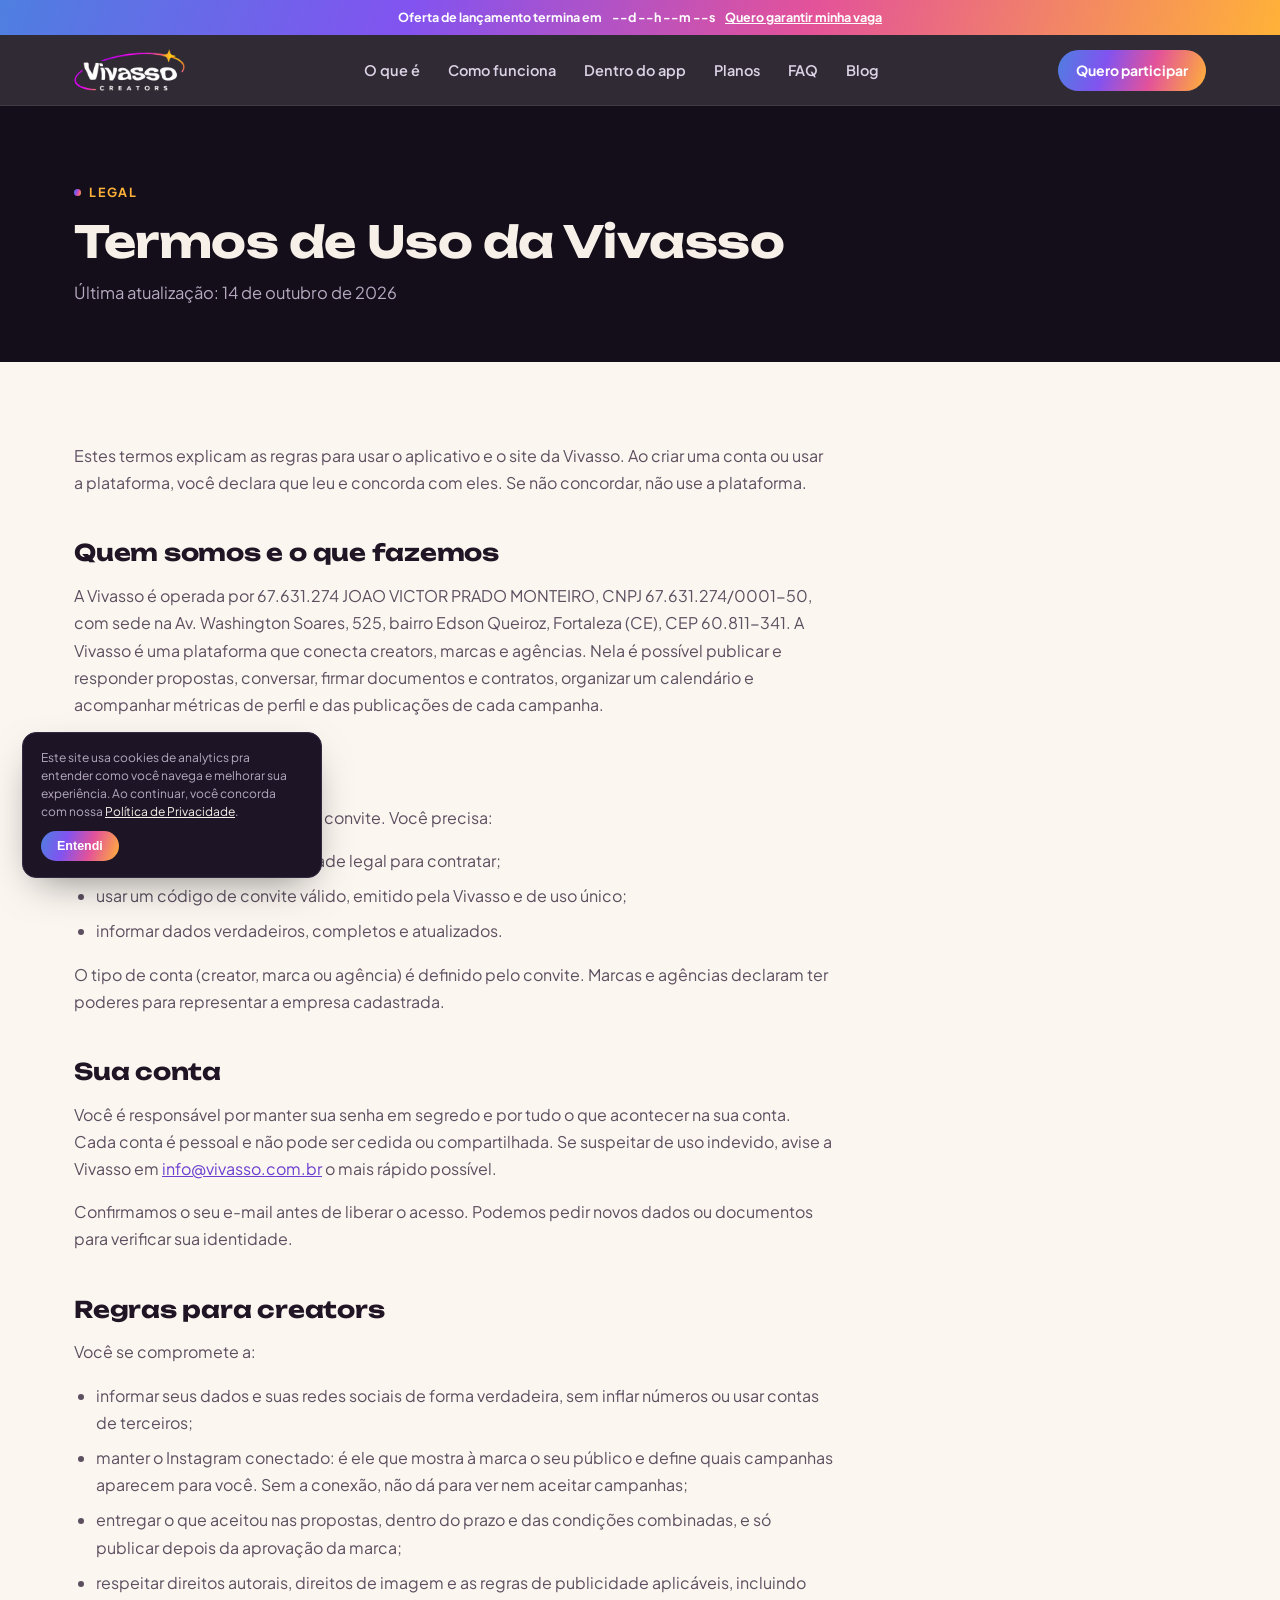
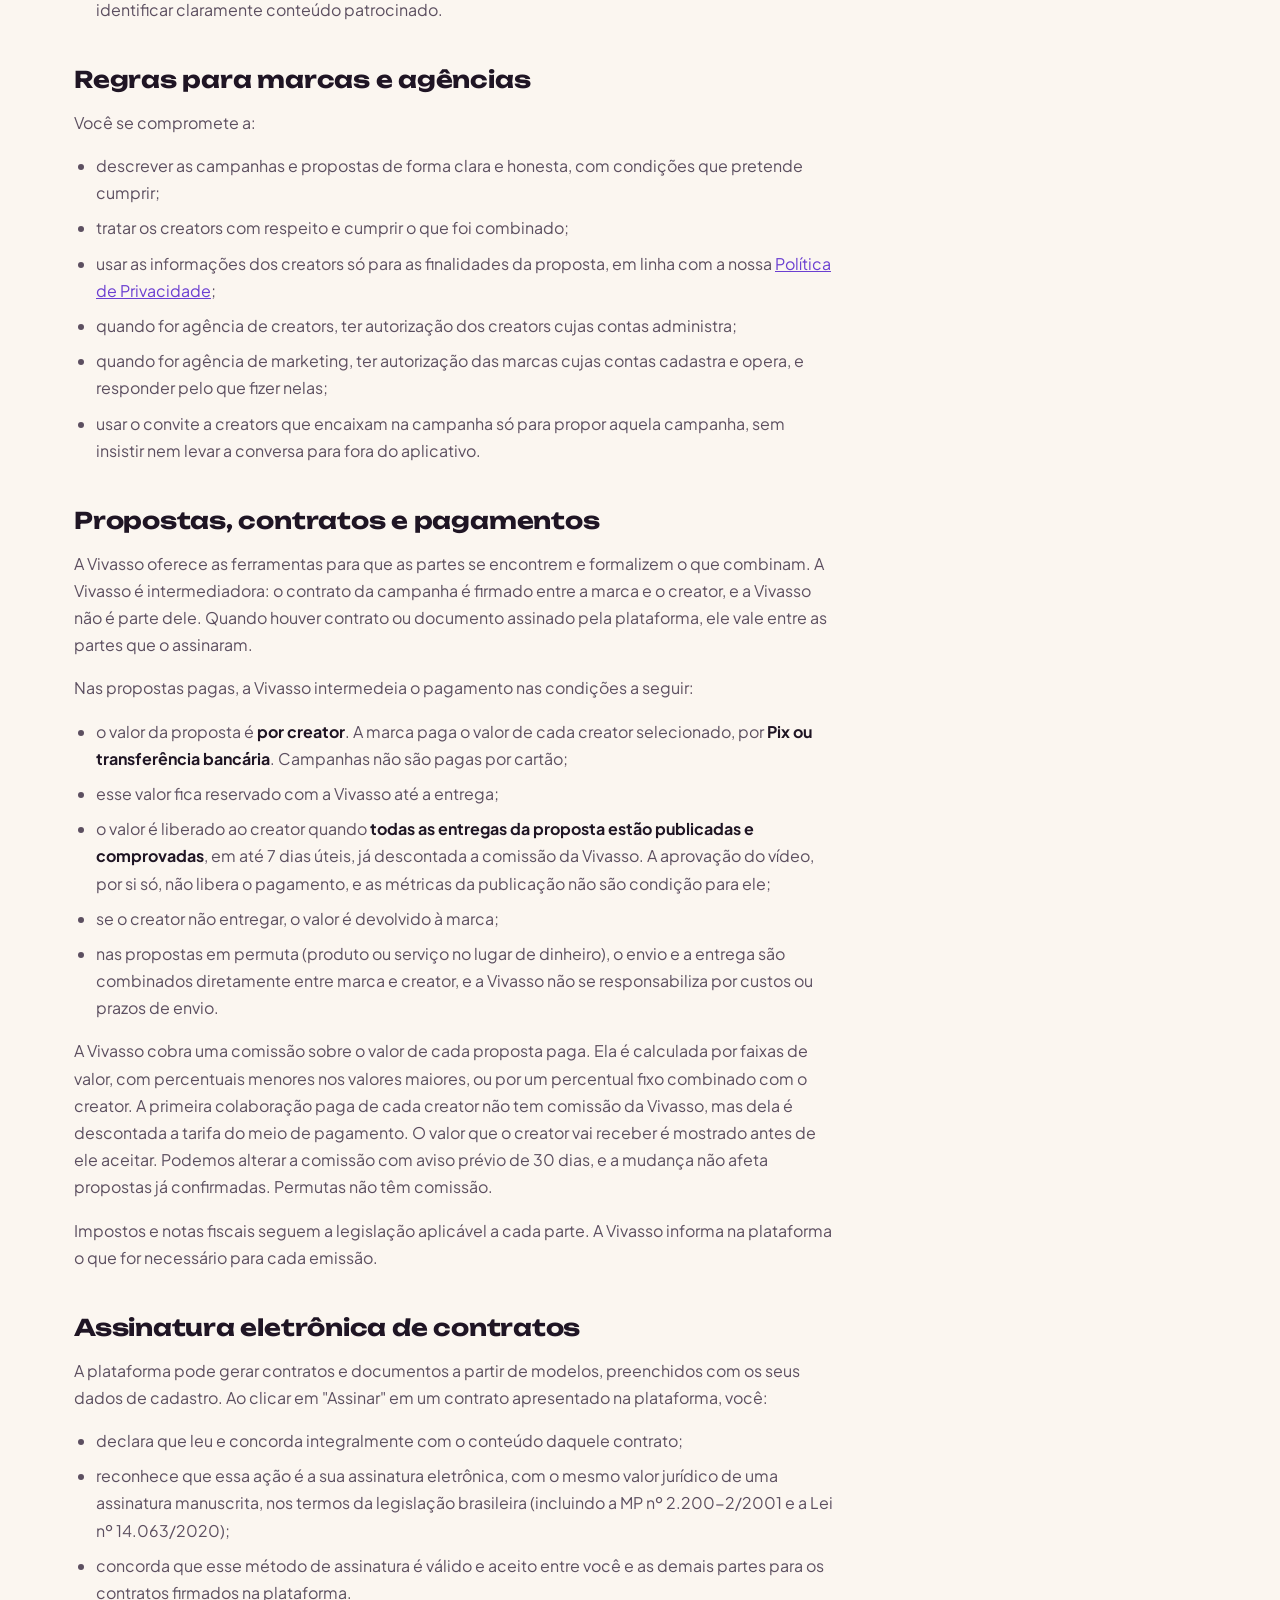
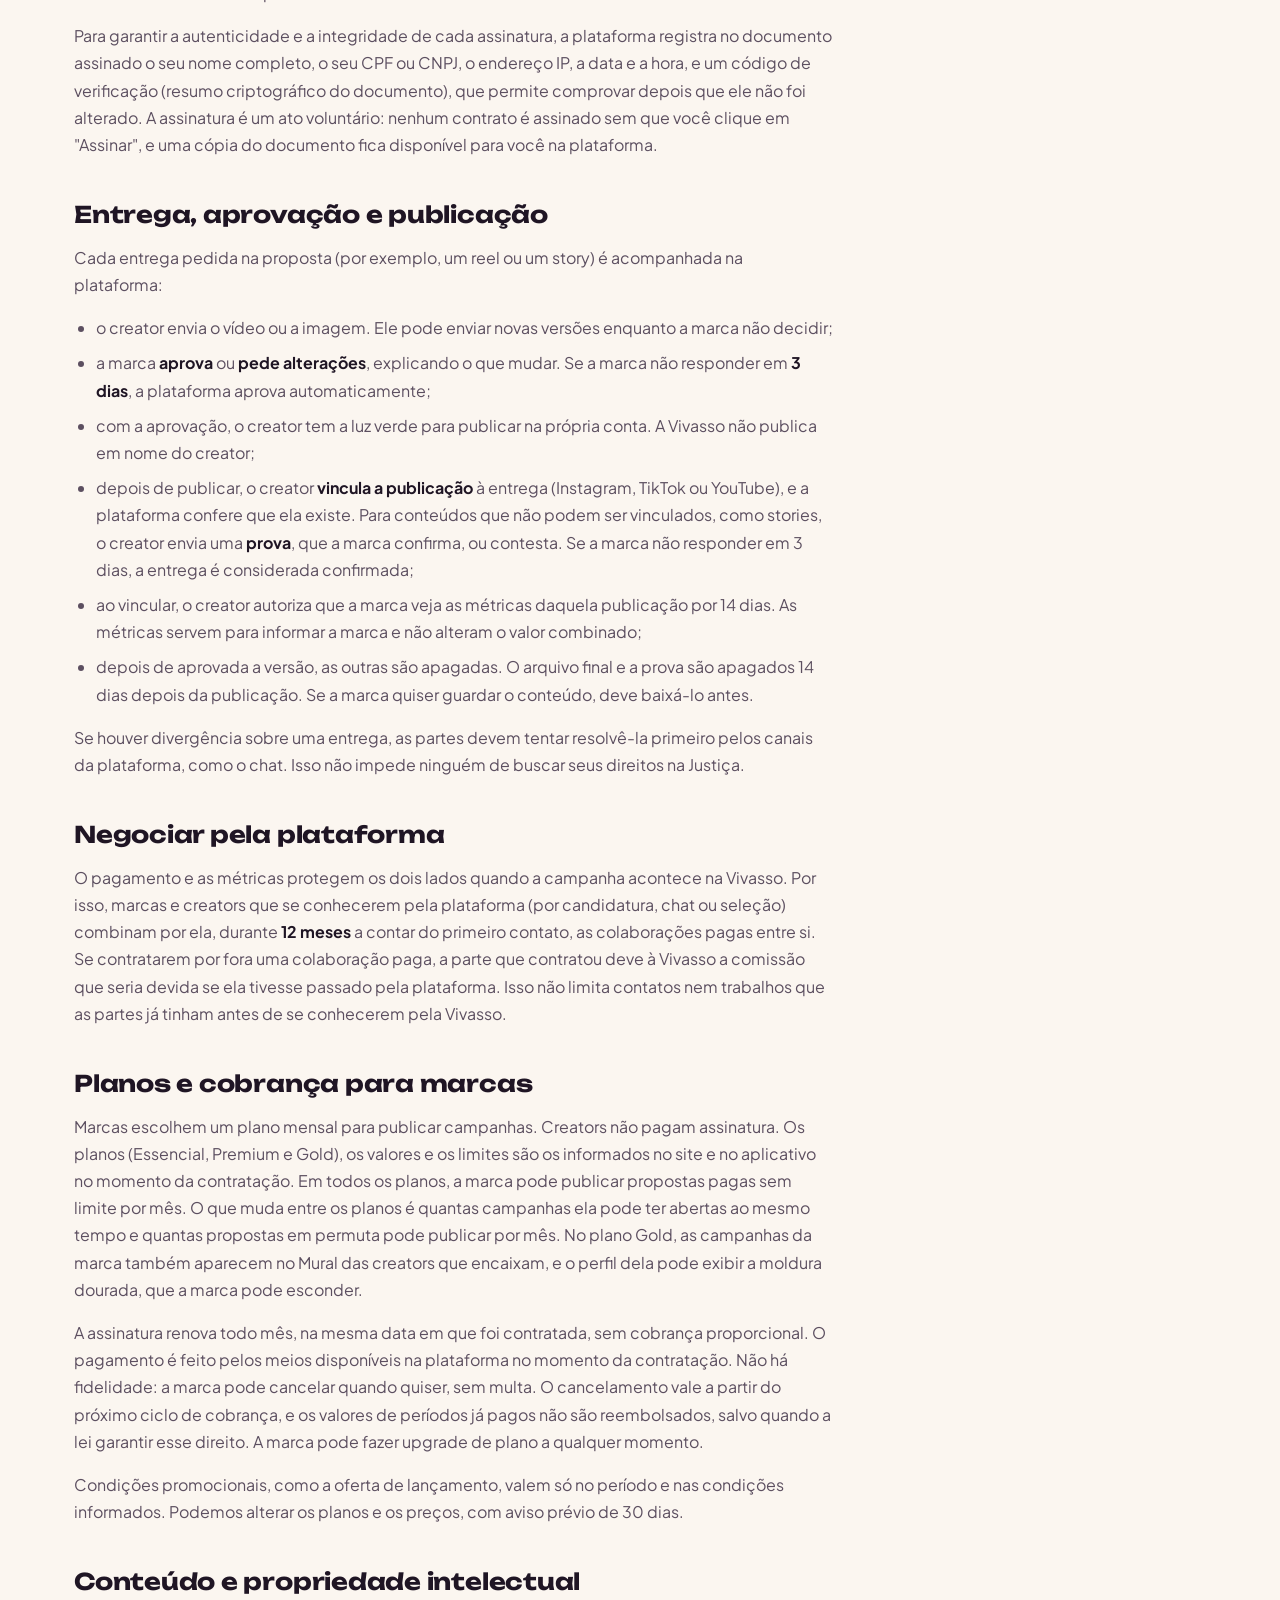
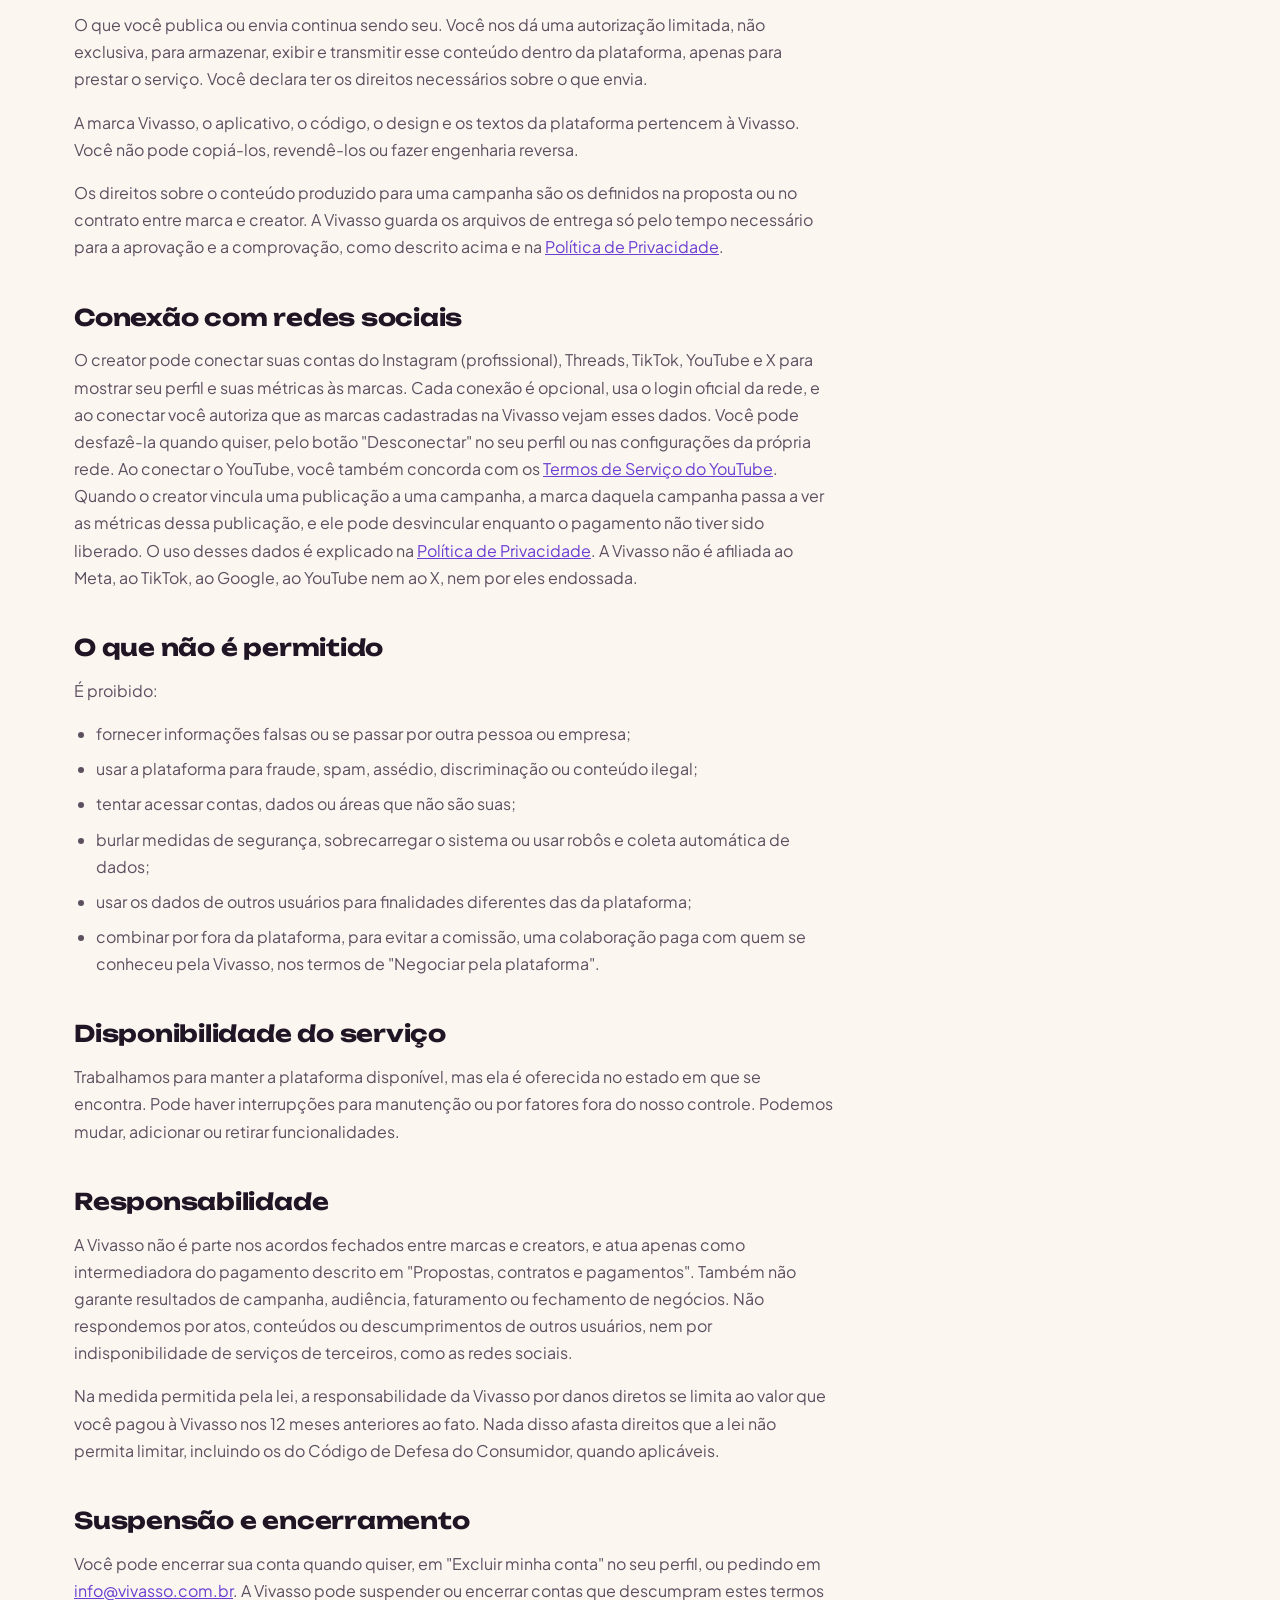
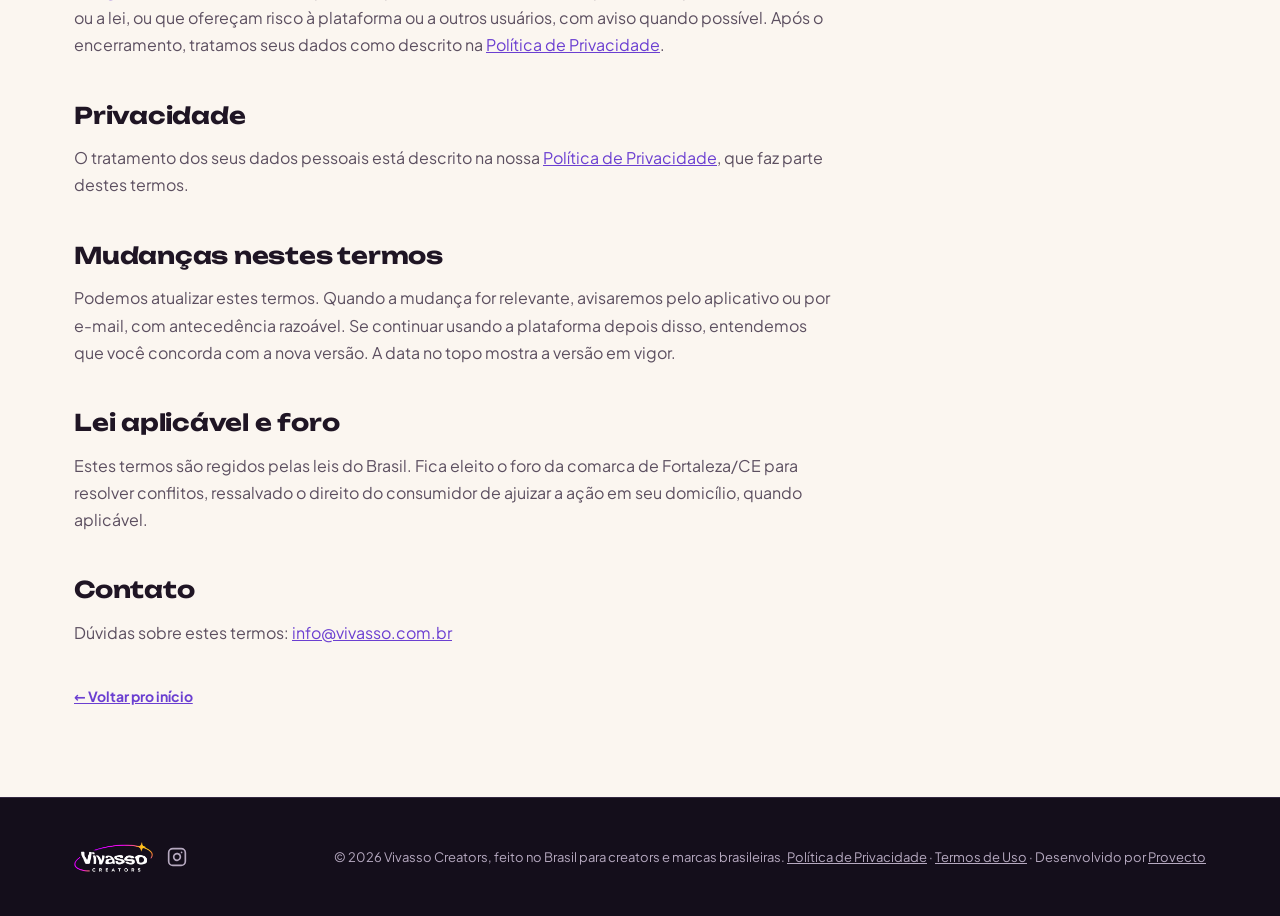
<file: termos-de-uso.html>
<!DOCTYPE html>
<html lang="pt-BR">
<head>
<meta charset="utf-8">
<meta name="viewport" content="width=device-width, initial-scale=1">
<title>Termos de Uso | Vivasso Creators</title>
<meta name="description" content="Regras para usar o aplicativo e o site da Vivasso: cadastro por convite, propostas, pagamentos, planos, conteúdo e responsabilidades.">
<link rel="canonical" href="https://creators.vivasso.com.br/termos-de-uso">
<meta property="og:type" content="website">
<meta property="og:title" content="Termos de Uso | Vivasso Creators">
<meta property="og:description" content="Regras para usar o aplicativo e o site da Vivasso.">
<meta property="og:image" content="https://creators.vivasso.com.br/assets/og-image.png">
<meta property="og:url" content="https://creators.vivasso.com.br/termos-de-uso">
<meta name="twitter:card" content="summary_large_image">
<meta name="twitter:title" content="Termos de Uso | Vivasso Creators">
<meta name="twitter:description" content="Regras para usar o aplicativo e o site da Vivasso.">
<meta name="twitter:image" content="https://creators.vivasso.com.br/assets/og-image.png">
<link rel="icon" type="image/svg+xml" href="[data-uri]">
<style>
  @font-face{font-family:'Unbounded';font-style:normal;font-weight:500 800;font-display:swap;src:url('assets/fonts/unbounded-variable.woff2') format('woff2')}
  @font-face{font-family:'Plus Jakarta Sans';font-style:normal;font-weight:400 800;font-display:swap;src:url('assets/fonts/plus-jakarta-sans-variable.woff2') format('woff2')}
  @font-face{font-family:'Plus Jakarta Sans';font-style:italic;font-weight:500;font-display:swap;src:url('assets/fonts/plus-jakarta-sans-italic-variable.woff2') format('woff2')}

  :root{
    --bg:#FBF6F0;--bg-panel:#F4E9DF;--ink:#1F1524;--ink-soft:#5C4F60;--line:#E4D5C6;
    --bg-dark:#140E1B;--bg-dark-panel:#1D1526;--ink-on-dark:#F7F0E8;--ink-on-dark-soft:#B6A9C0;--line-dark:#332942;
    --blue:#4E7FE0;--violet:#8253F0;--magenta:#E3529A;--amber:#FFB238;--violet-on-light:#6B3FD1;
    --grad:linear-gradient(108deg,var(--blue) 0%,var(--violet) 32%,var(--magenta) 63%,var(--amber) 100%);
    --font-display:'Unbounded',ui-sans-serif,system-ui,sans-serif;
    --font-body:'Plus Jakarta Sans',ui-sans-serif,system-ui,-apple-system,sans-serif;
  }
  *{box-sizing:border-box}
  html{scroll-behavior:smooth}
  body{margin:0;background:var(--bg);color:var(--ink);font-family:var(--font-body);font-size:16px;line-height:1.55;-webkit-font-smoothing:antialiased}
  img,svg{max-width:100%;display:block}
  a{color:inherit}
  h1,h2,h3{font-family:var(--font-display);text-wrap:balance;margin:0;line-height:1.12;letter-spacing:-.01em}
  p{margin:0}
  ::selection{background:var(--violet);color:#fff}
  @media (prefers-reduced-motion:reduce){*{animation:none!important;transition:none!important}}
  .wrap{max-width:1180px;margin:0 auto;padding-inline:24px}
  @media (max-width:640px){.wrap{padding-inline:18px}}
  .eyebrow{font-family:var(--font-body);font-weight:700;font-size:12.5px;letter-spacing:.14em;text-transform:uppercase;display:inline-flex;align-items:center;gap:8px}
  .eyebrow::before{content:"";width:7px;height:7px;border-radius:50%;background:var(--grad)}

  /* ---------- NAV (igual a home) ---------- */
  .sticky-head{position:sticky;top:0;z-index:40}
  .nav{background:rgba(20,14,27,.88);backdrop-filter:blur(14px) saturate(140%);border-bottom:1px solid rgba(255,255,255,.08)}
  .countdown-bar{background:var(--grad);color:#fff;display:flex;align-items:center;justify-content:center;gap:10px;padding:8px 16px;font-size:12.5px;font-weight:700;text-align:center;position:relative;flex-wrap:wrap;row-gap:2px}
  .countdown-bar a{color:#fff;text-decoration:underline;white-space:nowrap}
  .countdown-bar-time{font-variant-numeric:tabular-nums;white-space:nowrap}
  @media (max-width:640px){.countdown-bar{font-size:11px;gap:6px;padding:7px 16px}.countdown-bar-cta{display:none}}
  .nav-inner{display:flex;align-items:center;justify-content:space-between;gap:20px;padding-block:14px}
  .brand{display:flex;align-items:center;text-decoration:none}
  .brand img{height:42px;width:auto;display:block;opacity:1}
  .foot-brand img{height:30px;width:auto;display:block}
  .nav-links{display:flex;gap:28px;font-size:14.5px;font-weight:600;color:#DCD3E6}
  .nav-links a{text-decoration:none;transition:color .15s}
  .nav-links a:hover{color:var(--ink-on-dark)}
  .nav-right{display:flex;align-items:center;gap:10px}
  .nav-cta{font-family:var(--font-body);font-weight:700;font-size:14px;color:#fff;background:var(--grad);padding:10px 18px;border-radius:999px;text-decoration:none;white-space:nowrap}
  .nav-burger{display:none;background:transparent;border:1.5px solid rgba(255,255,255,.28);border-radius:10px;width:38px;height:38px;align-items:center;justify-content:center;cursor:pointer;color:var(--ink-on-dark);flex-shrink:0}
  .nav-burger svg{width:18px;height:18px}
  .nav-mobile{display:none;flex-direction:column;padding:4px 24px 14px;gap:0;border-top:1px solid rgba(255,255,255,.08)}
  .nav-mobile a{padding:13px 2px;font-size:15px;font-weight:600;color:var(--ink-on-dark-soft);text-decoration:none;border-bottom:1px solid rgba(255,255,255,.07)}
  .nav-mobile a:last-child{border-bottom:none}
  @media (max-width:760px){.nav-links{display:none}.nav-burger{display:flex}.nav-mobile[data-open="true"]{display:flex}}
  @media (max-width:520px){.brand img{height:32px}.foot-brand img{height:24px}}
  @media (max-width:400px){.nav-cta{display:none}}

  /* ---------- PAGINA LEGAL ---------- */
  .page-head{background:var(--bg-dark);color:var(--ink-on-dark);padding-block:72px 56px}
  .page-head h1{font-size:clamp(28px,4vw,44px);margin-top:14px;max-width:820px}
  .page-head .lede{margin-top:14px;font-size:16.5px;color:var(--ink-on-dark-soft)}
  .legal-main{background:var(--bg);color:var(--ink);padding-block:64px 88px}
  .legal{max-width:760px}
  .legal h2{font-size:clamp(19px,2.4vw,23px);font-weight:700;margin-top:44px}
  .legal h2:first-child{margin-top:0}
  .legal p{margin-top:16px;font-size:16px;color:var(--ink-soft);line-height:1.7}
  .legal ul,.legal ol{margin:16px 0 0;padding-left:22px;color:var(--ink-soft);font-size:16px;line-height:1.7}
  .legal li{margin-top:8px}
  .legal strong{color:var(--ink)}
  .legal a{color:var(--violet-on-light);text-decoration:underline}
  .legal-back{display:inline-flex;margin-top:40px;font-size:14px;font-weight:700;color:var(--violet-on-light);text-decoration:none}
  .legal-back:hover{text-decoration:underline}
  @media (max-width:640px){.page-head{padding-block:48px 40px}.legal-main{padding-block:44px 64px}}

  /* ---------- COOKIES + RODAPE (igual a home) ---------- */
  .cookie-notice{position:fixed;bottom:22px;left:22px;z-index:55;max-width:300px;background:var(--bg-dark-panel);border:1px solid var(--line-dark);border-radius:14px;padding:16px 18px;box-shadow:0 15px 40px -15px rgba(0,0,0,.5)}
  .cookie-notice p{font-size:12px;color:var(--ink-on-dark-soft);line-height:1.5;margin:0}
  .cookie-notice p a{color:var(--ink-on-dark);text-decoration:underline}
  .cookie-notice button{margin-top:10px;font-size:12.5px;font-weight:700;color:#fff;background:var(--grad);border:none;padding:8px 16px;border-radius:999px;cursor:pointer}
  @media (max-width:480px){.cookie-notice{left:12px;right:12px;bottom:12px;max-width:none}}
  footer{background:var(--bg-dark);color:var(--ink-on-dark-soft);padding-block:44px;border-top:1px solid var(--line-dark)}
  .foot-inner{display:flex;justify-content:space-between;align-items:center;gap:20px;flex-wrap:wrap;font-size:13px}
  .foot-brand{display:flex;align-items:center;gap:14px}
  .foot-social{display:flex;color:var(--ink-on-dark-soft);transition:color .15s ease}
  .foot-social:hover{color:var(--ink-on-dark)}
  .foot-social svg{width:20px;height:20px}
</style>
<script type="text/javascript">
    (function(c,l,a,r,i,t,y){
        c[a]=c[a]||function(){(c[a].q=c[a].q||[]).push(arguments)};
        t=l.createElement(r);t.async=1;t.src="https://www.clarity.ms/tag/"+i;
        y=l.getElementsByTagName(r)[0];y.parentNode.insertBefore(t,y);
    })(window, document, "clarity", "script", "yk7jxi8oy6");
</script>
</head>
<body>
<div class="sticky-head">
  <div class="countdown-bar" id="countdown-bar">
    <span>Oferta de lançamento termina em</span>
    <span class="countdown-bar-time" id="countdown-bar-time">--d --h --m --s</span>
    <a href="/#oferta" class="countdown-bar-cta">Quero garantir minha vaga</a>
  </div>
  <nav class="nav" data-scrolled="true">
  <div class="wrap nav-inner">
    <a class="brand" href="/">
      <img src="assets/vivasso-logo.webp" alt="Vivasso Creators" width="300" height="114">
    </a>
    <div class="nav-links">
      <a href="/#sobre">O que é</a>
      <a href="/#como-funciona">Como funciona</a>
      <a href="/#app">Dentro do app</a>
      <a href="/#planos">Planos</a>
      <a href="/#faq">FAQ</a>
      <a href="blog.html">Blog</a>
    </div>
    <div class="nav-right">
      <a class="nav-cta" href="/#contato">Quero participar</a>
      <button class="nav-burger" id="nav-burger" type="button" aria-label="Abrir menu" aria-expanded="false" aria-controls="nav-mobile">
        <svg viewBox="0 0 24 24" fill="none" stroke="currentColor" stroke-width="2" stroke-linecap="round"><path d="M4 7h16M4 12h16M4 17h16"/></svg>
      </button>
    </div>
  </div>
  <div class="nav-mobile" id="nav-mobile">
    <a href="/#sobre">O que é</a>
    <a href="/#como-funciona">Como funciona</a>
    <a href="/#app">Dentro do app</a>
    <a href="/#planos">Planos</a>
    <a href="/#faq">FAQ</a>
    <a href="blog.html">Blog</a>
  </div>
  </nav>
</div>

<header class="page-head">
  <div class="wrap">
    <span class="eyebrow" style="color:var(--amber)">Legal</span>
    <h1>Termos de Uso da Vivasso</h1>
    <p class="lede">Última atualização: 14 de outubro de 2026</p>
  </div>
</header>

<main class="legal-main">
  <div class="wrap">
    <div class="legal">
    <p>Estes termos explicam as regras para usar o aplicativo e o site da Vivasso. Ao criar uma conta ou usar a plataforma, você declara que leu e concorda com eles. Se não concordar, não use a plataforma.</p>

        <h2 id="quem-somos-e-o-que-fazemos">Quem somos e o que fazemos</h2>
        <p>A Vivasso é operada por 67.631.274 JOAO VICTOR PRADO MONTEIRO, CNPJ 67.631.274/0001-50, com sede na Av. Washington Soares, 525, bairro Edson Queiroz, Fortaleza (CE), CEP 60.811-341. A Vivasso é uma plataforma que conecta creators, marcas e agências. Nela é possível publicar e responder propostas, conversar, firmar documentos e contratos, organizar um calendário e acompanhar métricas de perfil e das publicações de cada campanha.</p>

        <h2 id="quem-pode-usar">Quem pode usar</h2>
        <p>O cadastro na Vivasso é feito por convite. Você precisa:</p>
        <ul>
          <li>ter 18 anos ou mais e capacidade legal para contratar;</li>
          <li>usar um código de convite válido, emitido pela Vivasso e de uso único;</li>
          <li>informar dados verdadeiros, completos e atualizados.</li>
        </ul>
        <p>O tipo de conta (creator, marca ou agência) é definido pelo convite. Marcas e agências declaram ter poderes para representar a empresa cadastrada.</p>

        <h2 id="sua-conta">Sua conta</h2>
        <p>Você é responsável por manter sua senha em segredo e por tudo o que acontecer na sua conta. Cada conta é pessoal e não pode ser cedida ou compartilhada. Se suspeitar de uso indevido, avise a Vivasso em <!--email_off--><a href="mailto:info@vivasso.com.br">info@vivasso.com.br</a><!--/email_off--> o mais rápido possível.</p>
        <p>Confirmamos o seu e-mail antes de liberar o acesso. Podemos pedir novos dados ou documentos para verificar sua identidade.</p>

        <h2 id="regras-para-creators">Regras para creators</h2>
        <p>Você se compromete a:</p>
        <ul>
          <li>informar seus dados e suas redes sociais de forma verdadeira, sem inflar números ou usar contas de terceiros;</li>
          <li>manter o Instagram conectado: é ele que mostra à marca o seu público e define quais campanhas aparecem para você. Sem a conexão, não dá para ver nem aceitar campanhas;</li>
          <li>entregar o que aceitou nas propostas, dentro do prazo e das condições combinadas, e só publicar depois da aprovação da marca;</li>
          <li>respeitar direitos autorais, direitos de imagem e as regras de publicidade aplicáveis, incluindo identificar claramente conteúdo patrocinado.</li>
        </ul>

        <h2 id="regras-para-marcas-e-agencias">Regras para marcas e agências</h2>
        <p>Você se compromete a:</p>
        <ul>
          <li>descrever as campanhas e propostas de forma clara e honesta, com condições que pretende cumprir;</li>
          <li>tratar os creators com respeito e cumprir o que foi combinado;</li>
          <li>usar as informações dos creators só para as finalidades da proposta, em linha com a nossa <a href="/privacidade">Política de Privacidade</a>;</li>
          <li>quando for agência de creators, ter autorização dos creators cujas contas administra;</li>
          <li>quando for agência de marketing, ter autorização das marcas cujas contas cadastra e opera, e responder pelo que fizer nelas;</li>
          <li>usar o convite a creators que encaixam na campanha só para propor aquela campanha, sem insistir nem levar a conversa para fora do aplicativo.</li>
        </ul>

        <h2 id="propostas-contratos-e-pagamentos">Propostas, contratos e pagamentos</h2>
        <p>A Vivasso oferece as ferramentas para que as partes se encontrem e formalizem o que combinam. A Vivasso é intermediadora: o contrato da campanha é firmado entre a marca e o creator, e a Vivasso não é parte dele. Quando houver contrato ou documento assinado pela plataforma, ele vale entre as partes que o assinaram.</p>
        <p>Nas propostas pagas, a Vivasso intermedeia o pagamento nas condições a seguir:</p>
        <ul>
          <li>o valor da proposta é <strong>por creator</strong>. A marca paga o valor de cada creator selecionado, por <strong>Pix ou transferência bancária</strong>. Campanhas não são pagas por cartão;</li>
          <li>esse valor fica reservado com a Vivasso até a entrega;</li>
          <li>o valor é liberado ao creator quando <strong>todas as entregas da proposta estão publicadas e comprovadas</strong>, em até 7 dias úteis, já descontada a comissão da Vivasso. A aprovação do vídeo, por si só, não libera o pagamento, e as métricas da publicação não são condição para ele;</li>
          <li>se o creator não entregar, o valor é devolvido à marca;</li>
          <li>nas propostas em permuta (produto ou serviço no lugar de dinheiro), o envio e a entrega são combinados diretamente entre marca e creator, e a Vivasso não se responsabiliza por custos ou prazos de envio.</li>
        </ul>
        <p>A Vivasso cobra uma comissão sobre o valor de cada proposta paga. Ela é calculada por faixas de valor, com percentuais menores nos valores maiores, ou por um percentual fixo combinado com o creator. A primeira colaboração paga de cada creator não tem comissão da Vivasso, mas dela é descontada a tarifa do meio de pagamento. O valor que o creator vai receber é mostrado antes de ele aceitar. Podemos alterar a comissão com aviso prévio de 30 dias, e a mudança não afeta propostas já confirmadas. Permutas não têm comissão.</p>
        <p>Impostos e notas fiscais seguem a legislação aplicável a cada parte. A Vivasso informa na plataforma o que for necessário para cada emissão.</p>

        <h2 id="assinatura-eletronica-de-contratos">Assinatura eletrônica de contratos</h2>
        <p>A plataforma pode gerar contratos e documentos a partir de modelos, preenchidos com os seus dados de cadastro. Ao clicar em "Assinar" em um contrato apresentado na plataforma, você:</p>
        <ul>
          <li>declara que leu e concorda integralmente com o conteúdo daquele contrato;</li>
          <li>reconhece que essa ação é a sua assinatura eletrônica, com o mesmo valor jurídico de uma assinatura manuscrita, nos termos da legislação brasileira (incluindo a MP nº 2.200-2/2001 e a Lei nº 14.063/2020);</li>
          <li>concorda que esse método de assinatura é válido e aceito entre você e as demais partes para os contratos firmados na plataforma.</li>
        </ul>
        <p>Para garantir a autenticidade e a integridade de cada assinatura, a plataforma registra no documento assinado o seu nome completo, o seu CPF ou CNPJ, o endereço IP, a data e a hora, e um código de verificação (resumo criptográfico do documento), que permite comprovar depois que ele não foi alterado. A assinatura é um ato voluntário: nenhum contrato é assinado sem que você clique em "Assinar", e uma cópia do documento fica disponível para você na plataforma.</p>

        <h2 id="entrega-aprovacao-e-publicacao">Entrega, aprovação e publicação</h2>
        <p>Cada entrega pedida na proposta (por exemplo, um reel ou um story) é acompanhada na plataforma:</p>
        <ul>
          <li>o creator envia o vídeo ou a imagem. Ele pode enviar novas versões enquanto a marca não decidir;</li>
          <li>a marca <strong>aprova</strong> ou <strong>pede alterações</strong>, explicando o que mudar. Se a marca não responder em <strong>3 dias</strong>, a plataforma aprova automaticamente;</li>
          <li>com a aprovação, o creator tem a luz verde para publicar na própria conta. A Vivasso não publica em nome do creator;</li>
          <li>depois de publicar, o creator <strong>vincula a publicação</strong> à entrega (Instagram, TikTok ou YouTube), e a plataforma confere que ela existe. Para conteúdos que não podem ser vinculados, como stories, o creator envia uma <strong>prova</strong>, que a marca confirma, ou contesta. Se a marca não responder em 3 dias, a entrega é considerada confirmada;</li>
          <li>ao vincular, o creator autoriza que a marca veja as métricas daquela publicação por 14 dias. As métricas servem para informar a marca e não alteram o valor combinado;</li>
          <li>depois de aprovada a versão, as outras são apagadas. O arquivo final e a prova são apagados 14 dias depois da publicação. Se a marca quiser guardar o conteúdo, deve baixá-lo antes.</li>
        </ul>
        <p>Se houver divergência sobre uma entrega, as partes devem tentar resolvê-la primeiro pelos canais da plataforma, como o chat. Isso não impede ninguém de buscar seus direitos na Justiça.</p>

        <h2 id="negociar-pela-plataforma">Negociar pela plataforma</h2>
        <p>O pagamento e as métricas protegem os dois lados quando a campanha acontece na Vivasso. Por isso, marcas e creators que se conhecerem pela plataforma (por candidatura, chat ou seleção) combinam por ela, durante <strong>12 meses</strong> a contar do primeiro contato, as colaborações pagas entre si. Se contratarem por fora uma colaboração paga, a parte que contratou deve à Vivasso a comissão que seria devida se ela tivesse passado pela plataforma. Isso não limita contatos nem trabalhos que as partes já tinham antes de se conhecerem pela Vivasso.</p>

        <h2 id="planos-e-cobranca-para-marcas">Planos e cobrança para marcas</h2>
        <p>Marcas escolhem um plano mensal para publicar campanhas. Creators não pagam assinatura. Os planos (Essencial, Premium e Gold), os valores e os limites são os informados no site e no aplicativo no momento da contratação. Em todos os planos, a marca pode publicar propostas pagas sem limite por mês. O que muda entre os planos é quantas campanhas ela pode ter abertas ao mesmo tempo e quantas propostas em permuta pode publicar por mês. No plano Gold, as campanhas da marca também aparecem no Mural das creators que encaixam, e o perfil dela pode exibir a moldura dourada, que a marca pode esconder.</p>
        <p>A assinatura renova todo mês, na mesma data em que foi contratada, sem cobrança proporcional. O pagamento é feito pelos meios disponíveis na plataforma no momento da contratação. Não há fidelidade: a marca pode cancelar quando quiser, sem multa. O cancelamento vale a partir do próximo ciclo de cobrança, e os valores de períodos já pagos não são reembolsados, salvo quando a lei garantir esse direito. A marca pode fazer upgrade de plano a qualquer momento.</p>
        <p>Condições promocionais, como a oferta de lançamento, valem só no período e nas condições informados. Podemos alterar os planos e os preços, com aviso prévio de 30 dias.</p>

        <h2 id="conteudo-e-propriedade-intelectual">Conteúdo e propriedade intelectual</h2>
        <p>O que você publica ou envia continua sendo seu. Você nos dá uma autorização limitada, não exclusiva, para armazenar, exibir e transmitir esse conteúdo dentro da plataforma, apenas para prestar o serviço. Você declara ter os direitos necessários sobre o que envia.</p>
        <p>A marca Vivasso, o aplicativo, o código, o design e os textos da plataforma pertencem à Vivasso. Você não pode copiá-los, revendê-los ou fazer engenharia reversa.</p>
        <p>Os direitos sobre o conteúdo produzido para uma campanha são os definidos na proposta ou no contrato entre marca e creator. A Vivasso guarda os arquivos de entrega só pelo tempo necessário para a aprovação e a comprovação, como descrito acima e na <a href="/privacidade">Política de Privacidade</a>.</p>

        <h2 id="conexao-com-redes-sociais">Conexão com redes sociais</h2>
        <p>O creator pode conectar suas contas do Instagram (profissional), Threads, TikTok, YouTube e X para mostrar seu perfil e suas métricas às marcas. Cada conexão é opcional, usa o login oficial da rede, e ao conectar você autoriza que as marcas cadastradas na Vivasso vejam esses dados. Você pode desfazê-la quando quiser, pelo botão "Desconectar" no seu perfil ou nas configurações da própria rede. Ao conectar o YouTube, você também concorda com os <a href="https://www.youtube.com/t/terms" target="_blank" rel="noopener">Termos de Serviço do YouTube</a>. Quando o creator vincula uma publicação a uma campanha, a marca daquela campanha passa a ver as métricas dessa publicação, e ele pode desvincular enquanto o pagamento não tiver sido liberado. O uso desses dados é explicado na <a href="/privacidade">Política de Privacidade</a>. A Vivasso não é afiliada ao Meta, ao TikTok, ao Google, ao YouTube nem ao X, nem por eles endossada.</p>

        <h2 id="o-que-nao-e-permitido">O que não é permitido</h2>
        <p>É proibido:</p>
        <ul>
          <li>fornecer informações falsas ou se passar por outra pessoa ou empresa;</li>
          <li>usar a plataforma para fraude, spam, assédio, discriminação ou conteúdo ilegal;</li>
          <li>tentar acessar contas, dados ou áreas que não são suas;</li>
          <li>burlar medidas de segurança, sobrecarregar o sistema ou usar robôs e coleta automática de dados;</li>
          <li>usar os dados de outros usuários para finalidades diferentes das da plataforma;</li>
          <li>combinar por fora da plataforma, para evitar a comissão, uma colaboração paga com quem se conheceu pela Vivasso, nos termos de "Negociar pela plataforma".</li>
        </ul>

        <h2 id="disponibilidade-do-servico">Disponibilidade do serviço</h2>
        <p>Trabalhamos para manter a plataforma disponível, mas ela é oferecida no estado em que se encontra. Pode haver interrupções para manutenção ou por fatores fora do nosso controle. Podemos mudar, adicionar ou retirar funcionalidades.</p>

        <h2 id="responsabilidade">Responsabilidade</h2>
        <p>A Vivasso não é parte nos acordos fechados entre marcas e creators, e atua apenas como intermediadora do pagamento descrito em "Propostas, contratos e pagamentos". Também não garante resultados de campanha, audiência, faturamento ou fechamento de negócios. Não respondemos por atos, conteúdos ou descumprimentos de outros usuários, nem por indisponibilidade de serviços de terceiros, como as redes sociais.</p>
        <p>Na medida permitida pela lei, a responsabilidade da Vivasso por danos diretos se limita ao valor que você pagou à Vivasso nos 12 meses anteriores ao fato. Nada disso afasta direitos que a lei não permita limitar, incluindo os do Código de Defesa do Consumidor, quando aplicáveis.</p>

        <h2 id="suspensao-e-encerramento">Suspensão e encerramento</h2>
        <p>Você pode encerrar sua conta quando quiser, em "Excluir minha conta" no seu perfil, ou pedindo em <!--email_off--><a href="mailto:info@vivasso.com.br">info@vivasso.com.br</a><!--/email_off-->. A Vivasso pode suspender ou encerrar contas que descumpram estes termos ou a lei, ou que ofereçam risco à plataforma ou a outros usuários, com aviso quando possível. Após o encerramento, tratamos seus dados como descrito na <a href="/privacidade">Política de Privacidade</a>.</p>

        <h2 id="privacidade">Privacidade</h2>
        <p>O tratamento dos seus dados pessoais está descrito na nossa <a href="/privacidade">Política de Privacidade</a>, que faz parte destes termos.</p>

        <h2 id="mudancas-nestes-termos">Mudanças nestes termos</h2>
        <p>Podemos atualizar estes termos. Quando a mudança for relevante, avisaremos pelo aplicativo ou por e-mail, com antecedência razoável. Se continuar usando a plataforma depois disso, entendemos que você concorda com a nova versão. A data no topo mostra a versão em vigor.</p>

        <h2 id="lei-aplicavel-e-foro">Lei aplicável e foro</h2>
        <p>Estes termos são regidos pelas leis do Brasil. Fica eleito o foro da comarca de Fortaleza/CE para resolver conflitos, ressalvado o direito do consumidor de ajuizar a ação em seu domicílio, quando aplicável.</p>

        <h2 id="contato">Contato</h2>
        <p>Dúvidas sobre estes termos: <!--email_off--><a href="mailto:info@vivasso.com.br">info@vivasso.com.br</a><!--/email_off--></p>

    <a class="legal-back" href="/">← Voltar pro início</a>
    </div>
  </div>
</main>

<footer>
  <div class="wrap foot-inner">
    <div class="foot-brand">
      <img src="assets/vivasso-logo.webp" alt="Vivasso Creators" width="300" height="114">
      <a href="https://instagram.com/souvivasso" target="_blank" rel="noopener" aria-label="Instagram da Vivasso Creators" class="foot-social">
        <svg viewBox="0 0 24 24" fill="none" stroke="currentColor" stroke-width="2" stroke-linecap="round" stroke-linejoin="round"><rect x="2" y="2" width="20" height="20" rx="5"/><path d="M16 11.37A4 4 0 1 1 12.63 8 4 4 0 0 1 16 11.37z"/><line x1="17.5" y1="6.5" x2="17.5" y2="6.5"/></svg>
      </a>
    </div>
    <span>© 2026 Vivasso Creators, feito no Brasil para creators e marcas brasileiras. <a href="privacidade" style="text-decoration:underline">Política de Privacidade</a> · <a href="termos-de-uso" style="text-decoration:underline">Termos de Uso</a> · Desenvolvido por <a href="https://provecto.app" target="_blank" rel="noopener" style="text-decoration:underline">Provecto</a></span>
  </div>
</footer>

<div class="cookie-notice" id="cookie-notice">
  <p>Este site usa cookies de analytics pra entender como você navega e melhorar sua experiência. Ao continuar, você concorda com nossa <a href="privacidade">Política de Privacidade</a>.</p>
  <button type="button" id="cookie-ok">Entendi</button>
</div>
<script>
(function(){
  var OFFER_END = new Date('2026-10-31T23:59:59-03:00').getTime();
  var bar = document.getElementById('countdown-bar');
  var barTime = document.getElementById('countdown-bar-time');
  var timer;
  function pad(n){ return String(n).padStart(2,'0'); }
  function tick(){
    var diff = OFFER_END - Date.now();
    if(diff <= 0){ if (bar) bar.hidden = true; clearInterval(timer); return; }
    var d = Math.floor(diff / 86400000);
    var h = Math.floor((diff % 86400000) / 3600000);
    var m = Math.floor((diff % 3600000) / 60000);
    var s = Math.floor((diff % 60000) / 1000);
    if (barTime) barTime.textContent = d + 'd ' + pad(h) + 'h ' + pad(m) + 'm ' + pad(s) + 's';
  }
  tick();
  timer = setInterval(tick, 1000);

  var burger = document.getElementById('nav-burger');
  var navMobile = document.getElementById('nav-mobile');
  if(burger && navMobile){
    burger.addEventListener('click', function(){
      var open = navMobile.getAttribute('data-open') === 'true';
      navMobile.setAttribute('data-open', open ? 'false' : 'true');
      burger.setAttribute('aria-expanded', open ? 'false' : 'true');
    });
    navMobile.querySelectorAll('a').forEach(function(a){
      a.addEventListener('click', function(){
        navMobile.setAttribute('data-open', 'false');
        burger.setAttribute('aria-expanded', 'false');
      });
    });
  }

  var notice = document.getElementById('cookie-notice');
  var ok = document.getElementById('cookie-ok');
  var already = false;
  try { already = localStorage.getItem('vv_cookie_ok') === '1'; } catch(e){}
  if (already) { notice.style.display = 'none'; }
  ok.addEventListener('click', function(){
    notice.style.display = 'none';
    try { localStorage.setItem('vv_cookie_ok', '1'); } catch(e){}
  });
})();
</script>

</body>
</html>
</file>
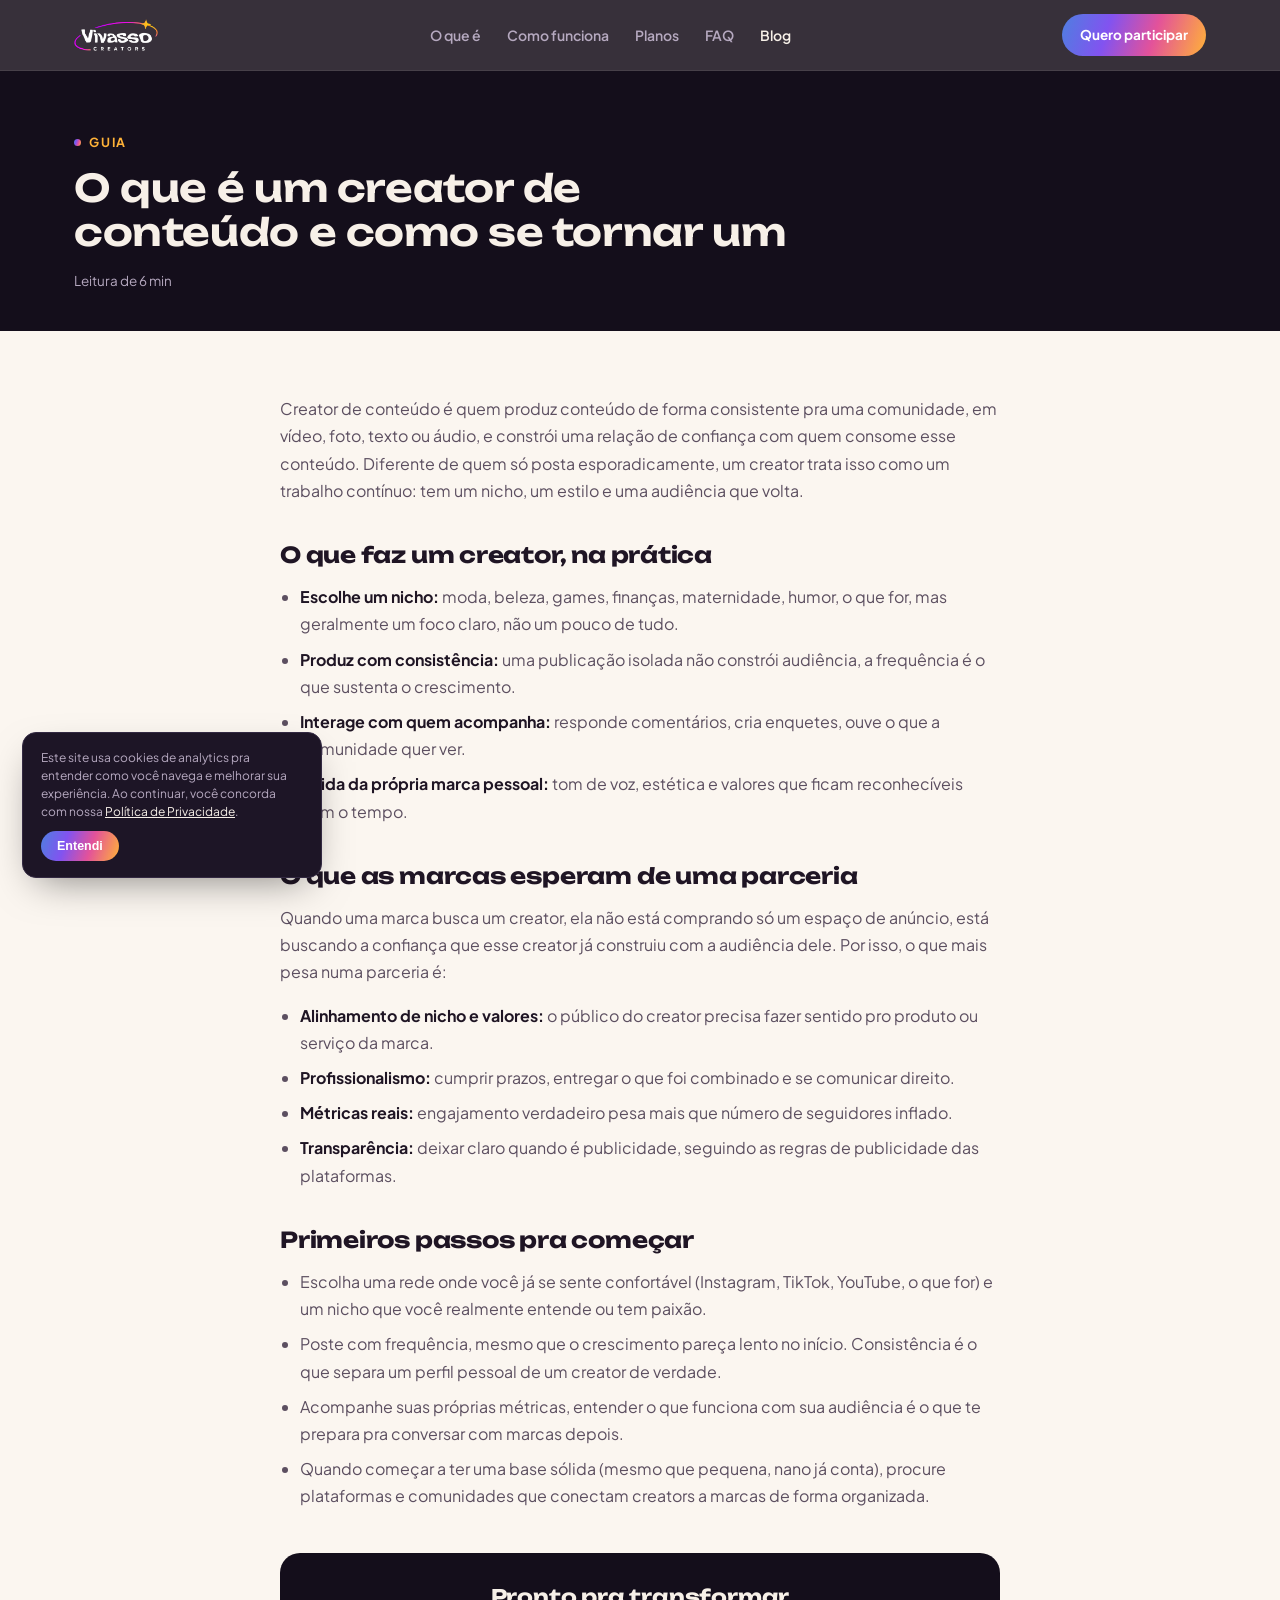
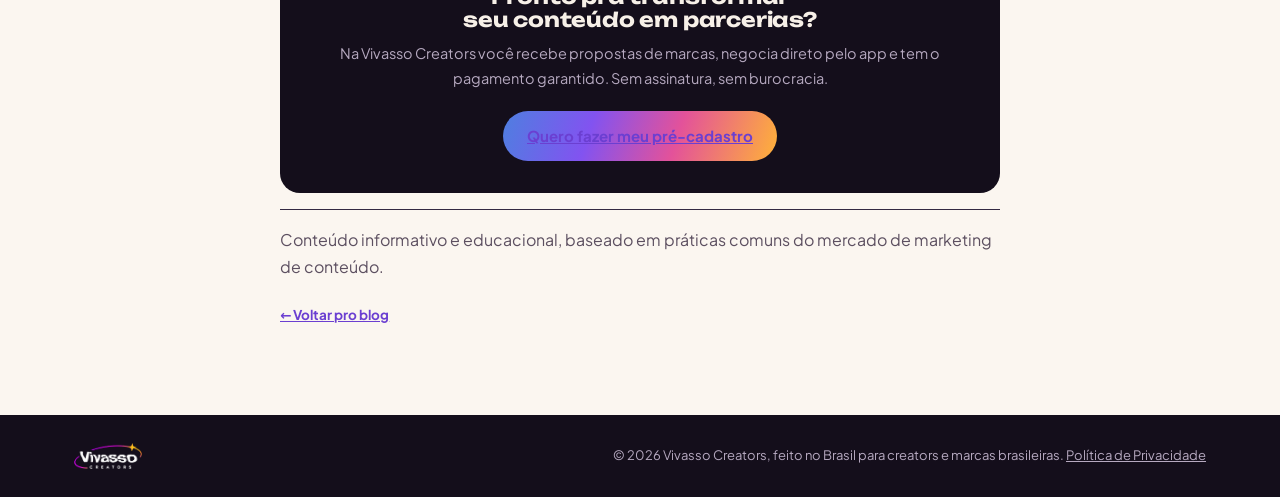
<file: blog/o-que-e-um-creator.html>
<!DOCTYPE html>
<html lang="pt-BR">
<head>
<meta charset="utf-8">
<meta name="viewport" content="width=device-width, initial-scale=1">
<title>O que é um creator de conteúdo e como se tornar um | Blog Vivasso Creators</title>
<meta name="description" content="Entenda o que faz um creator de conteúdo, o que as marcas esperam de uma parceria e como dar os primeiros passos nessa área.">
<link rel="canonical" href="https://creators.vivasso.com.br/blog/o-que-e-um-creator.html">
<meta property="og:type" content="article">
<meta property="og:title" content="O que é um creator de conteúdo e como se tornar um">
<meta property="og:description" content="Entenda o que faz um creator de conteúdo, o que as marcas esperam de uma parceria e como dar os primeiros passos nessa área.">
<meta property="og:image" content="https://creators.vivasso.com.br/assets/og-image.png">
<meta property="og:url" content="https://creators.vivasso.com.br/blog/o-que-e-um-creator.html">
<meta name="twitter:card" content="summary_large_image">
<meta name="twitter:title" content="O que é um creator de conteúdo e como se tornar um">
<meta name="twitter:description" content="Entenda o que faz um creator de conteúdo, o que as marcas esperam de uma parceria e como dar os primeiros passos nessa área.">
<meta name="twitter:image" content="https://creators.vivasso.com.br/assets/og-image.png">
<script type="application/ld+json">
{
  "@context": "https://schema.org",
  "@type": "Article",
  "headline": "O que é um creator de conteúdo e como se tornar um",
  "description": "Entenda o que faz um creator de conteúdo, o que as marcas esperam de uma parceria e como dar os primeiros passos nessa área.",
  "datePublished": "2026-09-18",
  "author": { "@type": "Organization", "name": "Vivasso Creators" },
  "publisher": {
    "@type": "Organization",
    "name": "Vivasso Creators",
    "logo": { "@type": "ImageObject", "url": "https://creators.vivasso.com.br/assets/vivasso-logo.webp" }
  },
  "mainEntityOfPage": "https://creators.vivasso.com.br/blog/o-que-e-um-creator.html"
}
</script>
<link rel="icon" type="image/svg+xml" href="[data-uri]">
<link rel="stylesheet" href="../blog/blog.css">
<script type="text/javascript">
    (function(c,l,a,r,i,t,y){
        c[a]=c[a]||function(){(c[a].q=c[a].q||[]).push(arguments)};
        t=l.createElement(r);t.async=1;t.src="https://www.clarity.ms/tag/"+i;
        y=l.getElementsByTagName(r)[0];y.parentNode.insertBefore(t,y);
    })(window, document, "clarity", "script", "yk7jxi8oy6");
</script>
</head>
<body>

<nav class="nav">
  <div class="wrap nav-inner">
    <a class="brand" href="/"><img src="../assets/vivasso-logo.webp" alt="Vivasso Creators" width="300" height="114"></a>
    <div class="nav-links">
      <a href="/#sobre">O que é</a>
      <a href="/#como-funciona">Como funciona</a>
      <a href="/#planos">Planos</a>
      <a href="/#faq">FAQ</a>
      <a href="../blog.html" class="active">Blog</a>
    </div>
    <a class="nav-cta" href="/#contato">Quero participar</a>
  </div>
</nav>

<header class="article-hero">
  <div class="wrap">
    <span class="eyebrow tag">Guia</span>
    <h1>O que é um creator de conteúdo e como se tornar um</h1>
    <p class="meta">Leitura de 6 min</p>
  </div>
</header>

<div class="wrap">
  <div class="article-body">
    <p>Creator de conteúdo é quem produz conteúdo de forma consistente pra uma comunidade, em vídeo, foto, texto ou áudio, e constrói uma relação de confiança com quem consome esse conteúdo. Diferente de quem só posta esporadicamente, um creator trata isso como um trabalho contínuo: tem um nicho, um estilo e uma audiência que volta.</p>

    <h2>O que faz um creator, na prática</h2>
    <ul>
      <li><b>Escolhe um nicho:</b> moda, beleza, games, finanças, maternidade, humor, o que for, mas geralmente um foco claro, não um pouco de tudo.</li>
      <li><b>Produz com consistência:</b> uma publicação isolada não constrói audiência, a frequência é o que sustenta o crescimento.</li>
      <li><b>Interage com quem acompanha:</b> responde comentários, cria enquetes, ouve o que a comunidade quer ver.</li>
      <li><b>Cuida da própria marca pessoal:</b> tom de voz, estética e valores que ficam reconhecíveis com o tempo.</li>
    </ul>

    <h2>O que as marcas esperam de uma parceria</h2>
    <p>Quando uma marca busca um creator, ela não está comprando só um espaço de anúncio, está buscando a confiança que esse creator já construiu com a audiência dele. Por isso, o que mais pesa numa parceria é:</p>
    <ul>
      <li><b>Alinhamento de nicho e valores:</b> o público do creator precisa fazer sentido pro produto ou serviço da marca.</li>
      <li><b>Profissionalismo:</b> cumprir prazos, entregar o que foi combinado e se comunicar direito.</li>
      <li><b>Métricas reais:</b> engajamento verdadeiro pesa mais que número de seguidores inflado.</li>
      <li><b>Transparência:</b> deixar claro quando é publicidade, seguindo as regras de publicidade das plataformas.</li>
    </ul>

    <h2>Primeiros passos pra começar</h2>
    <ul>
      <li>Escolha uma rede onde você já se sente confortável (Instagram, TikTok, YouTube, o que for) e um nicho que você realmente entende ou tem paixão.</li>
      <li>Poste com frequência, mesmo que o crescimento pareça lento no início. Consistência é o que separa um perfil pessoal de um creator de verdade.</li>
      <li>Acompanhe suas próprias métricas, entender o que funciona com sua audiência é o que te prepara pra conversar com marcas depois.</li>
      <li>Quando começar a ter uma base sólida (mesmo que pequena, nano já conta), procure plataformas e comunidades que conectam creators a marcas de forma organizada.</li>
    </ul>

    <div class="article-cta">
      <h3>Pronto pra transformar seu conteúdo em parcerias?</h3>
      <p>Na Vivasso Creators você recebe propostas de marcas, negocia direto pelo app e tem o pagamento garantido. Sem assinatura, sem burocracia.</p>
      <a class="btn btn-grad" href="/#contato">Quero fazer meu pré-cadastro</a>
    </div>

    <p class="disclaimer">Conteúdo informativo e educacional, baseado em práticas comuns do mercado de marketing de conteúdo.</p>
    <a class="back-link" href="../blog.html" style="margin-top:24px;display:inline-flex">← Voltar pro blog</a>
  </div>
</div>

<footer>
  <div class="wrap foot-inner">
    <div class="foot-brand"><img src="../assets/vivasso-logo.webp" alt="Vivasso Creators" width="300" height="114"></div>
    <span>© 2026 Vivasso Creators, feito no Brasil para creators e marcas brasileiras. <a href="../privacidade.html">Política de Privacidade</a></span>
  </div>
</footer>

<div class="cookie-notice" id="cookie-notice">
  <p>Este site usa cookies de analytics pra entender como você navega e melhorar sua experiência. Ao continuar, você concorda com nossa <a href="../privacidade.html">Política de Privacidade</a>.</p>
  <button type="button" id="cookie-ok">Entendi</button>
</div>
<script>
(function(){
  var notice = document.getElementById('cookie-notice');
  var ok = document.getElementById('cookie-ok');
  var already = false;
  try { already = localStorage.getItem('vv_cookie_ok') === '1'; } catch(e){}
  if (already) { notice.style.display = 'none'; }
  ok.addEventListener('click', function(){
    notice.style.display = 'none';
    try { localStorage.setItem('vv_cookie_ok', '1'); } catch(e){}
  });
})();
</script>

</body>
</html>
</file>
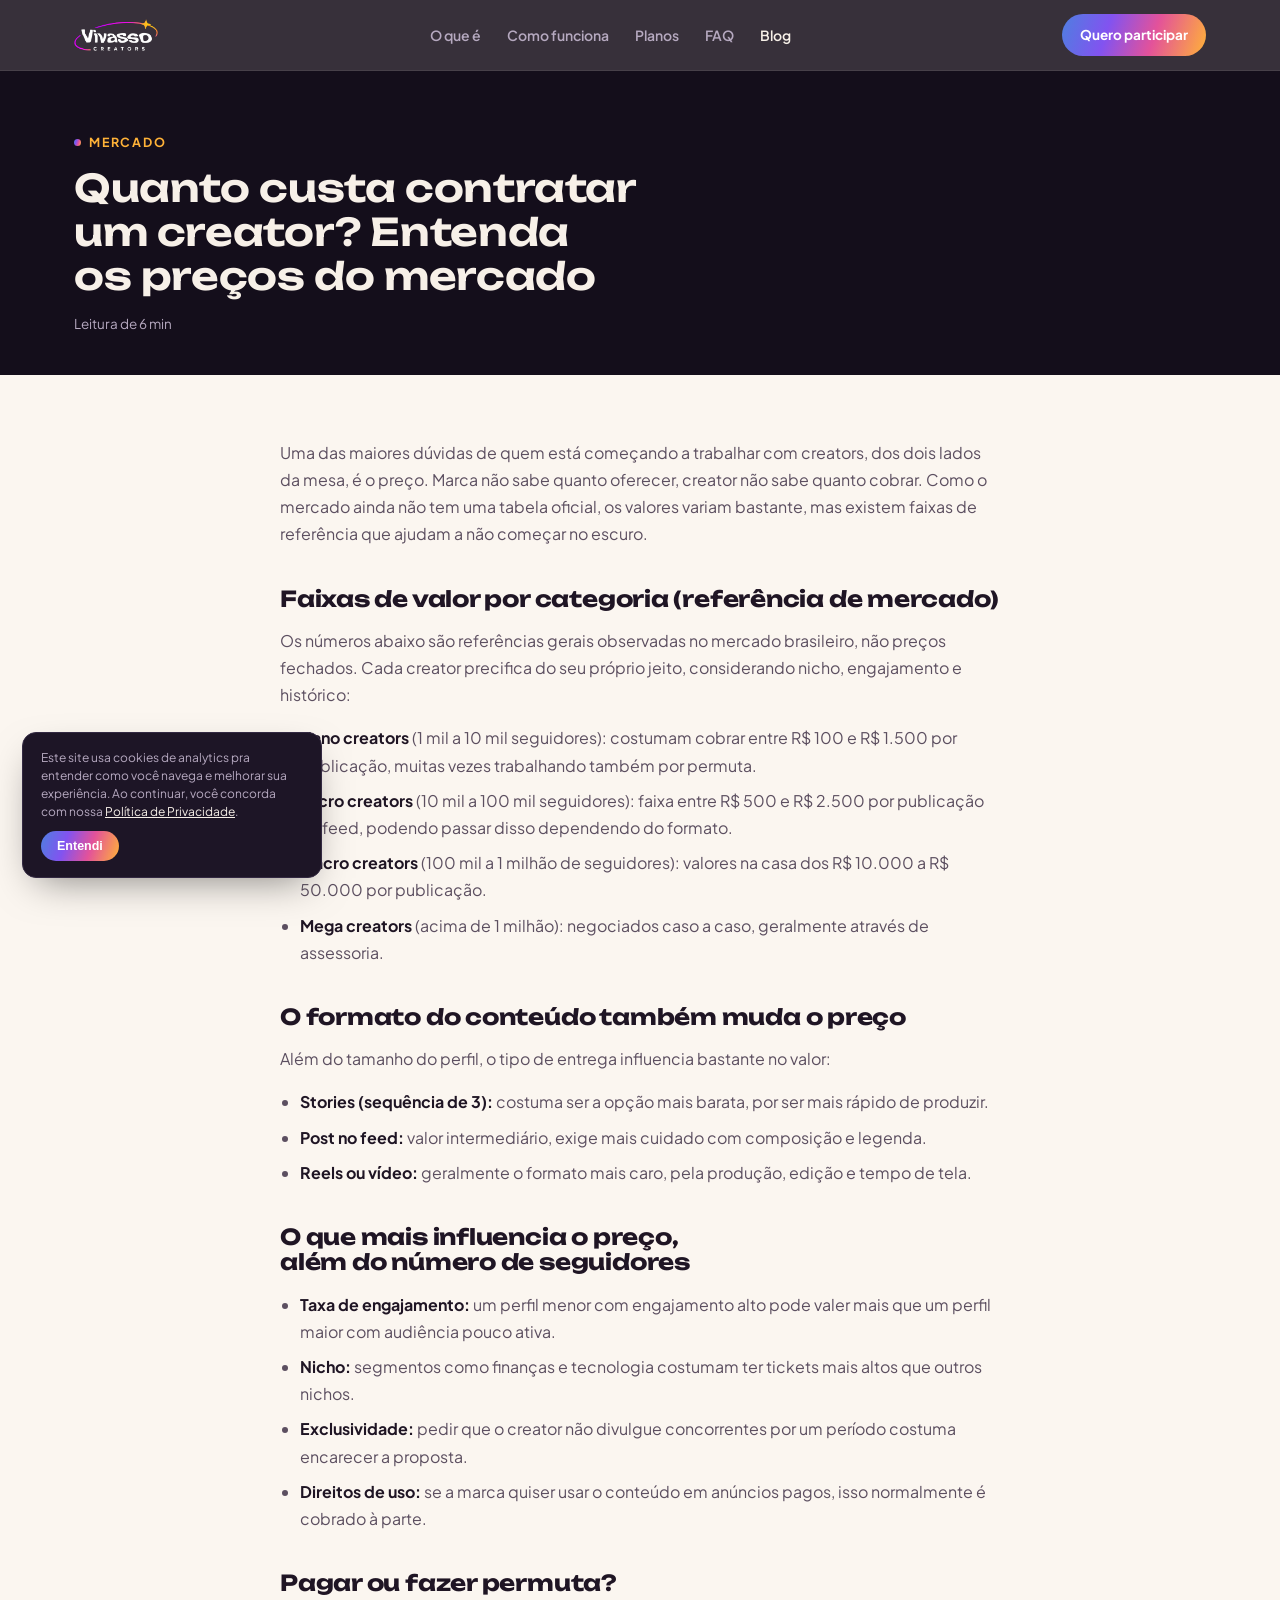
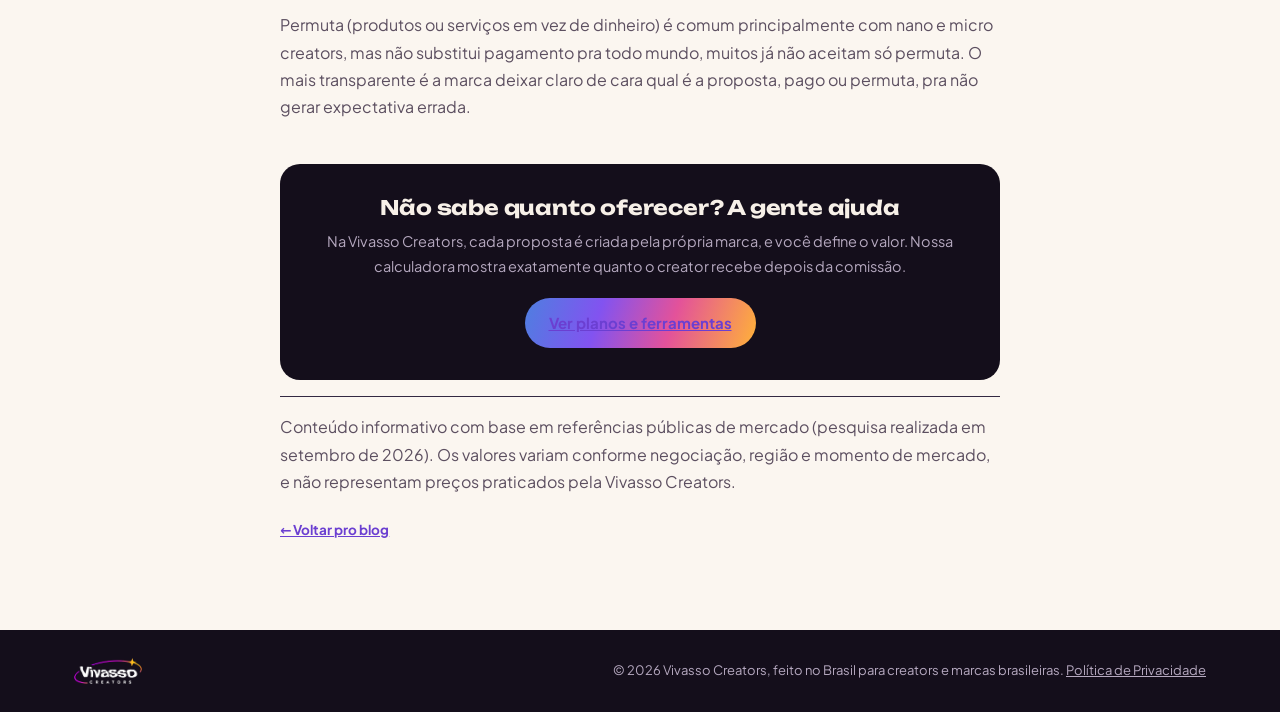
<file: blog/quanto-custa-um-creator.html>
<!DOCTYPE html>
<html lang="pt-BR">
<head>
<meta charset="utf-8">
<meta name="viewport" content="width=device-width, initial-scale=1">
<title>Quanto custa contratar um creator? Entenda os preços | Blog Vivasso Creators</title>
<meta name="description" content="Faixas de valores praticadas no mercado brasileiro de creators, por categoria e tipo de conteúdo, pra sua marca precificar com mais segurança.">
<link rel="canonical" href="https://creators.vivasso.com.br/blog/quanto-custa-um-creator.html">
<meta property="og:type" content="article">
<meta property="og:title" content="Quanto custa contratar um creator? Entenda os preços">
<meta property="og:description" content="Faixas de valores praticadas no mercado brasileiro de creators, por categoria e tipo de conteúdo, pra sua marca precificar com mais segurança.">
<meta property="og:image" content="https://creators.vivasso.com.br/assets/og-image.png">
<meta property="og:url" content="https://creators.vivasso.com.br/blog/quanto-custa-um-creator.html">
<meta name="twitter:card" content="summary_large_image">
<meta name="twitter:title" content="Quanto custa contratar um creator? Entenda os preços">
<meta name="twitter:description" content="Faixas de valores praticadas no mercado brasileiro de creators, por categoria e tipo de conteúdo, pra sua marca precificar com mais segurança.">
<meta name="twitter:image" content="https://creators.vivasso.com.br/assets/og-image.png">
<script type="application/ld+json">
{
  "@context": "https://schema.org",
  "@type": "Article",
  "headline": "Quanto custa contratar um creator? Entenda os preços do mercado",
  "description": "Faixas de valores praticadas no mercado brasileiro de creators, por categoria e tipo de conteúdo, pra sua marca precificar com mais segurança.",
  "datePublished": "2026-09-18",
  "author": { "@type": "Organization", "name": "Vivasso Creators" },
  "publisher": {
    "@type": "Organization",
    "name": "Vivasso Creators",
    "logo": { "@type": "ImageObject", "url": "https://creators.vivasso.com.br/assets/vivasso-logo.webp" }
  },
  "mainEntityOfPage": "https://creators.vivasso.com.br/blog/quanto-custa-um-creator.html"
}
</script>
<link rel="icon" type="image/svg+xml" href="[data-uri]">
<link rel="stylesheet" href="../blog/blog.css">
<script type="text/javascript">
    (function(c,l,a,r,i,t,y){
        c[a]=c[a]||function(){(c[a].q=c[a].q||[]).push(arguments)};
        t=l.createElement(r);t.async=1;t.src="https://www.clarity.ms/tag/"+i;
        y=l.getElementsByTagName(r)[0];y.parentNode.insertBefore(t,y);
    })(window, document, "clarity", "script", "yk7jxi8oy6");
</script>
</head>
<body>

<nav class="nav">
  <div class="wrap nav-inner">
    <a class="brand" href="/"><img src="../assets/vivasso-logo.webp" alt="Vivasso Creators" width="300" height="114"></a>
    <div class="nav-links">
      <a href="/#sobre">O que é</a>
      <a href="/#como-funciona">Como funciona</a>
      <a href="/#planos">Planos</a>
      <a href="/#faq">FAQ</a>
      <a href="../blog.html" class="active">Blog</a>
    </div>
    <a class="nav-cta" href="/#contato">Quero participar</a>
  </div>
</nav>

<header class="article-hero">
  <div class="wrap">
    <span class="eyebrow tag">Mercado</span>
    <h1>Quanto custa contratar um creator? Entenda os preços do mercado</h1>
    <p class="meta">Leitura de 6 min</p>
  </div>
</header>

<div class="wrap">
  <div class="article-body">
    <p>Uma das maiores dúvidas de quem está começando a trabalhar com creators, dos dois lados da mesa, é o preço. Marca não sabe quanto oferecer, creator não sabe quanto cobrar. Como o mercado ainda não tem uma tabela oficial, os valores variam bastante, mas existem faixas de referência que ajudam a não começar no escuro.</p>

    <h2>Faixas de valor por categoria (referência de mercado)</h2>
    <p>Os números abaixo são referências gerais observadas no mercado brasileiro, não preços fechados. Cada creator precifica do seu próprio jeito, considerando nicho, engajamento e histórico:</p>
    <ul>
      <li><b>Nano creators</b> (1 mil a 10 mil seguidores): costumam cobrar entre R$ 100 e R$ 1.500 por publicação, muitas vezes trabalhando também por permuta.</li>
      <li><b>Micro creators</b> (10 mil a 100 mil seguidores): faixa entre R$ 500 e R$ 2.500 por publicação no feed, podendo passar disso dependendo do formato.</li>
      <li><b>Macro creators</b> (100 mil a 1 milhão de seguidores): valores na casa dos R$ 10.000 a R$ 50.000 por publicação.</li>
      <li><b>Mega creators</b> (acima de 1 milhão): negociados caso a caso, geralmente através de assessoria.</li>
    </ul>

    <h2>O formato do conteúdo também muda o preço</h2>
    <p>Além do tamanho do perfil, o tipo de entrega influencia bastante no valor:</p>
    <ul>
      <li><b>Stories (sequência de 3):</b> costuma ser a opção mais barata, por ser mais rápido de produzir.</li>
      <li><b>Post no feed:</b> valor intermediário, exige mais cuidado com composição e legenda.</li>
      <li><b>Reels ou vídeo:</b> geralmente o formato mais caro, pela produção, edição e tempo de tela.</li>
    </ul>

    <h2>O que mais influencia o preço, além do número de seguidores</h2>
    <ul>
      <li><b>Taxa de engajamento:</b> um perfil menor com engajamento alto pode valer mais que um perfil maior com audiência pouco ativa.</li>
      <li><b>Nicho:</b> segmentos como finanças e tecnologia costumam ter tickets mais altos que outros nichos.</li>
      <li><b>Exclusividade:</b> pedir que o creator não divulgue concorrentes por um período costuma encarecer a proposta.</li>
      <li><b>Direitos de uso:</b> se a marca quiser usar o conteúdo em anúncios pagos, isso normalmente é cobrado à parte.</li>
    </ul>

    <h2>Pagar ou fazer permuta?</h2>
    <p>Permuta (produtos ou serviços em vez de dinheiro) é comum principalmente com nano e micro creators, mas não substitui pagamento pra todo mundo, muitos já não aceitam só permuta. O mais transparente é a marca deixar claro de cara qual é a proposta, pago ou permuta, pra não gerar expectativa errada.</p>

    <div class="article-cta">
      <h3>Não sabe quanto oferecer? A gente ajuda</h3>
      <p>Na Vivasso Creators, cada proposta é criada pela própria marca, e você define o valor. Nossa calculadora mostra exatamente quanto o creator recebe depois da comissão.</p>
      <a class="btn btn-grad" href="/#planos">Ver planos e ferramentas</a>
    </div>

    <p class="disclaimer">Conteúdo informativo com base em referências públicas de mercado (pesquisa realizada em setembro de 2026). Os valores variam conforme negociação, região e momento de mercado, e não representam preços praticados pela Vivasso Creators.</p>
    <a class="back-link" href="../blog.html" style="margin-top:24px;display:inline-flex">← Voltar pro blog</a>
  </div>
</div>

<footer>
  <div class="wrap foot-inner">
    <div class="foot-brand"><img src="../assets/vivasso-logo.webp" alt="Vivasso Creators" width="300" height="114"></div>
    <span>© 2026 Vivasso Creators, feito no Brasil para creators e marcas brasileiras. <a href="../privacidade.html">Política de Privacidade</a></span>
  </div>
</footer>

<div class="cookie-notice" id="cookie-notice">
  <p>Este site usa cookies de analytics pra entender como você navega e melhorar sua experiência. Ao continuar, você concorda com nossa <a href="../privacidade.html">Política de Privacidade</a>.</p>
  <button type="button" id="cookie-ok">Entendi</button>
</div>
<script>
(function(){
  var notice = document.getElementById('cookie-notice');
  var ok = document.getElementById('cookie-ok');
  var already = false;
  try { already = localStorage.getItem('vv_cookie_ok') === '1'; } catch(e){}
  if (already) { notice.style.display = 'none'; }
  ok.addEventListener('click', function(){
    notice.style.display = 'none';
    try { localStorage.setItem('vv_cookie_ok', '1'); } catch(e){}
  });
})();
</script>

</body>
</html>
</file>
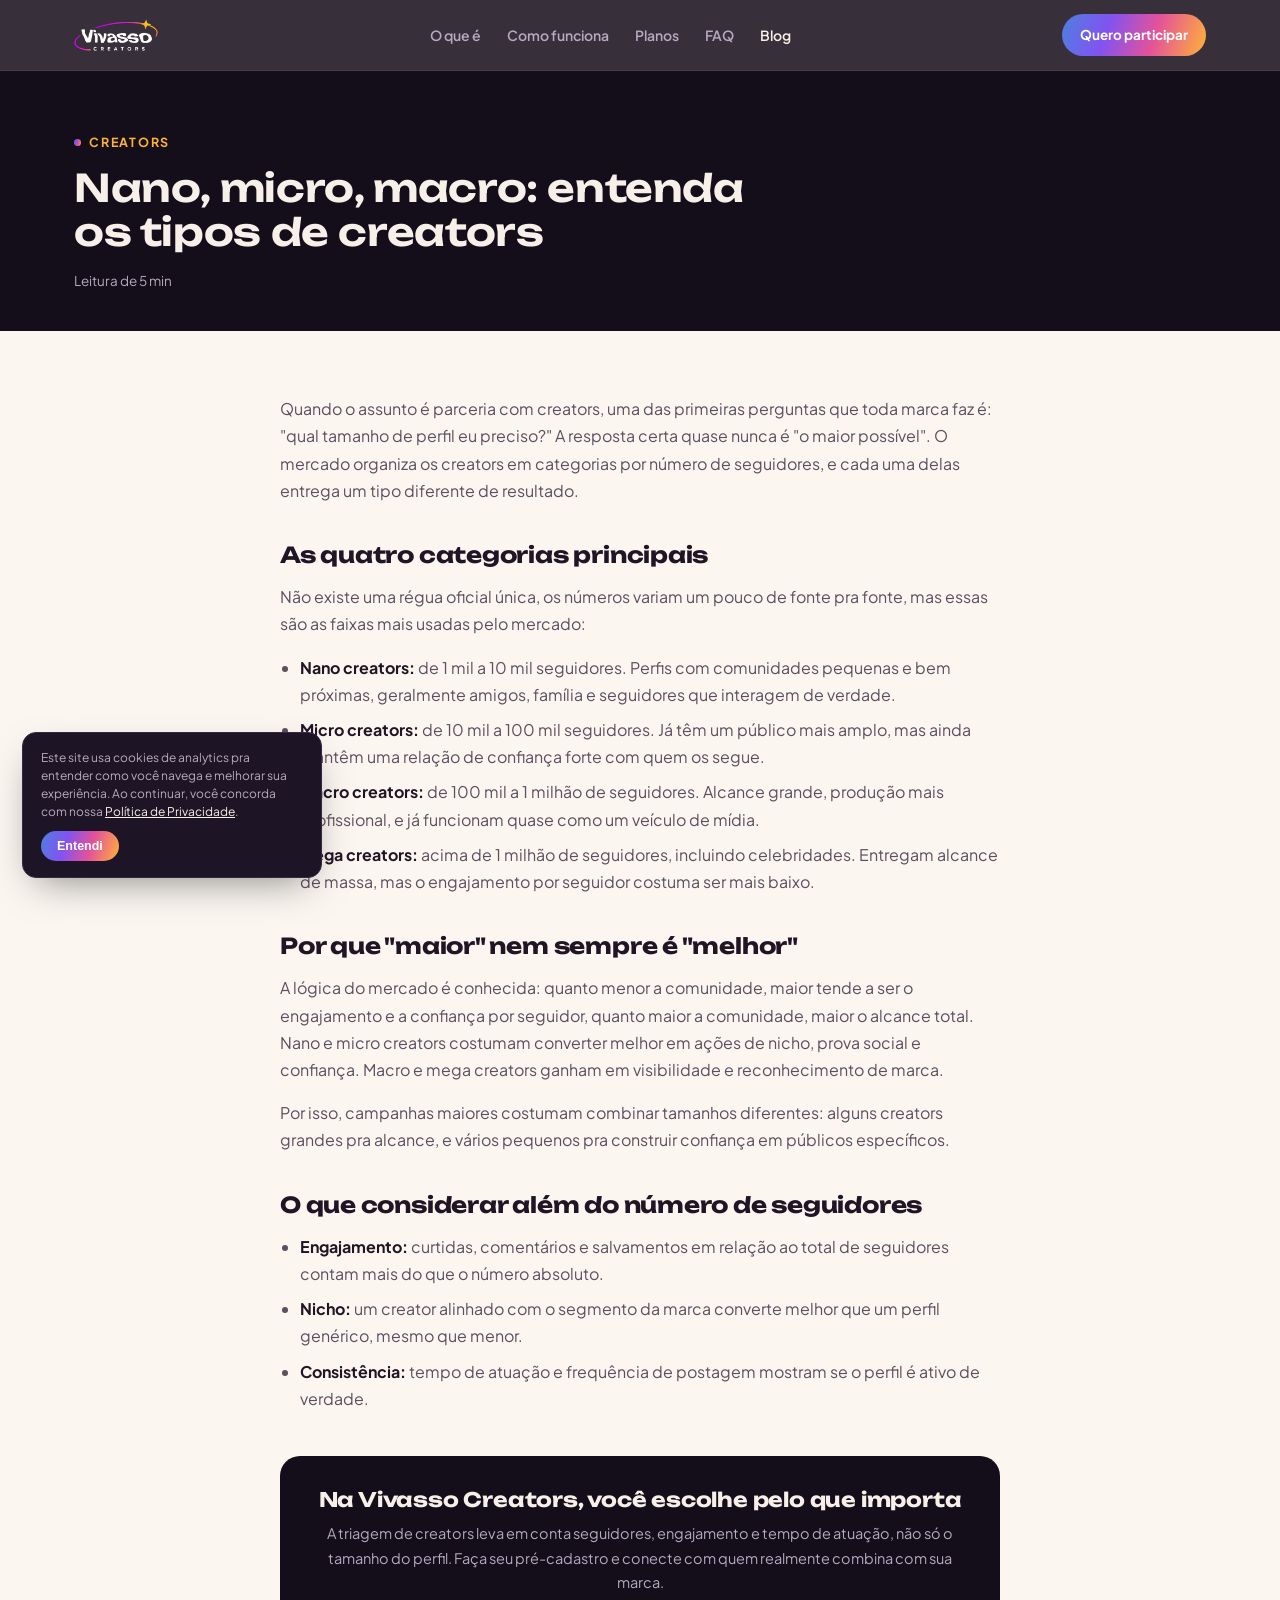
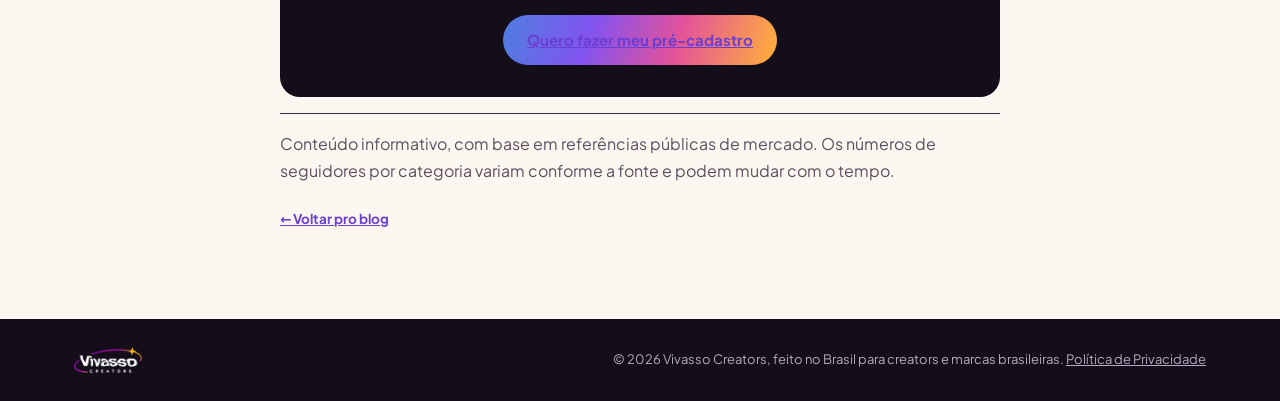
<file: blog/tipos-de-creators.html>
<!DOCTYPE html>
<html lang="pt-BR">
<head>
<meta charset="utf-8">
<meta name="viewport" content="width=device-width, initial-scale=1">
<title>Nano, micro, macro: entenda os tipos de creators | Blog Vivasso Creators</title>
<meta name="description" content="Entenda as categorias de creators por número de seguidores (nano, micro, macro, mega) e o que cada uma entrega de diferente pra sua marca.">
<link rel="canonical" href="https://creators.vivasso.com.br/blog/tipos-de-creators.html">
<meta property="og:type" content="article">
<meta property="og:title" content="Nano, micro, macro: entenda os tipos de creators">
<meta property="og:description" content="Entenda as categorias de creators por número de seguidores (nano, micro, macro, mega) e o que cada uma entrega de diferente pra sua marca.">
<meta property="og:image" content="https://creators.vivasso.com.br/assets/og-image.png">
<meta property="og:url" content="https://creators.vivasso.com.br/blog/tipos-de-creators.html">
<meta name="twitter:card" content="summary_large_image">
<meta name="twitter:title" content="Nano, micro, macro: entenda os tipos de creators">
<meta name="twitter:description" content="Entenda as categorias de creators por número de seguidores (nano, micro, macro, mega) e o que cada uma entrega de diferente pra sua marca.">
<meta name="twitter:image" content="https://creators.vivasso.com.br/assets/og-image.png">
<script type="application/ld+json">
{
  "@context": "https://schema.org",
  "@type": "Article",
  "headline": "Nano, micro, macro: entenda os tipos de creators",
  "description": "Entenda as categorias de creators por número de seguidores (nano, micro, macro, mega) e o que cada uma entrega de diferente pra sua marca.",
  "datePublished": "2026-09-18",
  "author": { "@type": "Organization", "name": "Vivasso Creators" },
  "publisher": {
    "@type": "Organization",
    "name": "Vivasso Creators",
    "logo": { "@type": "ImageObject", "url": "https://creators.vivasso.com.br/assets/vivasso-logo.webp" }
  },
  "mainEntityOfPage": "https://creators.vivasso.com.br/blog/tipos-de-creators.html"
}
</script>
<link rel="icon" type="image/svg+xml" href="[data-uri]">
<link rel="stylesheet" href="../blog/blog.css">
<script type="text/javascript">
    (function(c,l,a,r,i,t,y){
        c[a]=c[a]||function(){(c[a].q=c[a].q||[]).push(arguments)};
        t=l.createElement(r);t.async=1;t.src="https://www.clarity.ms/tag/"+i;
        y=l.getElementsByTagName(r)[0];y.parentNode.insertBefore(t,y);
    })(window, document, "clarity", "script", "yk7jxi8oy6");
</script>
</head>
<body>

<nav class="nav">
  <div class="wrap nav-inner">
    <a class="brand" href="/"><img src="../assets/vivasso-logo.webp" alt="Vivasso Creators" width="300" height="114"></a>
    <div class="nav-links">
      <a href="/#sobre">O que é</a>
      <a href="/#como-funciona">Como funciona</a>
      <a href="/#planos">Planos</a>
      <a href="/#faq">FAQ</a>
      <a href="../blog.html" class="active">Blog</a>
    </div>
    <a class="nav-cta" href="/#contato">Quero participar</a>
  </div>
</nav>

<header class="article-hero">
  <div class="wrap">
    <span class="eyebrow tag">Creators</span>
    <h1>Nano, micro, macro: entenda os tipos de creators</h1>
    <p class="meta">Leitura de 5 min</p>
  </div>
</header>

<div class="wrap">
  <div class="article-body">
    <p>Quando o assunto é parceria com creators, uma das primeiras perguntas que toda marca faz é: "qual tamanho de perfil eu preciso?" A resposta certa quase nunca é "o maior possível". O mercado organiza os creators em categorias por número de seguidores, e cada uma delas entrega um tipo diferente de resultado.</p>

    <h2>As quatro categorias principais</h2>
    <p>Não existe uma régua oficial única, os números variam um pouco de fonte pra fonte, mas essas são as faixas mais usadas pelo mercado:</p>
    <ul>
      <li><b>Nano creators:</b> de 1 mil a 10 mil seguidores. Perfis com comunidades pequenas e bem próximas, geralmente amigos, família e seguidores que interagem de verdade.</li>
      <li><b>Micro creators:</b> de 10 mil a 100 mil seguidores. Já têm um público mais amplo, mas ainda mantêm uma relação de confiança forte com quem os segue.</li>
      <li><b>Macro creators:</b> de 100 mil a 1 milhão de seguidores. Alcance grande, produção mais profissional, e já funcionam quase como um veículo de mídia.</li>
      <li><b>Mega creators:</b> acima de 1 milhão de seguidores, incluindo celebridades. Entregam alcance de massa, mas o engajamento por seguidor costuma ser mais baixo.</li>
    </ul>

    <h2>Por que "maior" nem sempre é "melhor"</h2>
    <p>A lógica do mercado é conhecida: quanto menor a comunidade, maior tende a ser o engajamento e a confiança por seguidor, quanto maior a comunidade, maior o alcance total. Nano e micro creators costumam converter melhor em ações de nicho, prova social e confiança. Macro e mega creators ganham em visibilidade e reconhecimento de marca.</p>
    <p>Por isso, campanhas maiores costumam combinar tamanhos diferentes: alguns creators grandes pra alcance, e vários pequenos pra construir confiança em públicos específicos.</p>

    <h2>O que considerar além do número de seguidores</h2>
    <ul>
      <li><b>Engajamento:</b> curtidas, comentários e salvamentos em relação ao total de seguidores contam mais do que o número absoluto.</li>
      <li><b>Nicho:</b> um creator alinhado com o segmento da marca converte melhor que um perfil genérico, mesmo que menor.</li>
      <li><b>Consistência:</b> tempo de atuação e frequência de postagem mostram se o perfil é ativo de verdade.</li>
    </ul>

    <div class="article-cta">
      <h3>Na Vivasso Creators, você escolhe pelo que importa</h3>
      <p>A triagem de creators leva em conta seguidores, engajamento e tempo de atuação, não só o tamanho do perfil. Faça seu pré-cadastro e conecte com quem realmente combina com sua marca.</p>
      <a class="btn btn-grad" href="/#contato">Quero fazer meu pré-cadastro</a>
    </div>

    <p class="disclaimer">Conteúdo informativo, com base em referências públicas de mercado. Os números de seguidores por categoria variam conforme a fonte e podem mudar com o tempo.</p>
    <a class="back-link" href="../blog.html" style="margin-top:24px;display:inline-flex">← Voltar pro blog</a>
  </div>
</div>

<footer>
  <div class="wrap foot-inner">
    <div class="foot-brand"><img src="../assets/vivasso-logo.webp" alt="Vivasso Creators" width="300" height="114"></div>
    <span>© 2026 Vivasso Creators, feito no Brasil para creators e marcas brasileiras. <a href="../privacidade.html">Política de Privacidade</a></span>
  </div>
</footer>

<div class="cookie-notice" id="cookie-notice">
  <p>Este site usa cookies de analytics pra entender como você navega e melhorar sua experiência. Ao continuar, você concorda com nossa <a href="../privacidade.html">Política de Privacidade</a>.</p>
  <button type="button" id="cookie-ok">Entendi</button>
</div>
<script>
(function(){
  var notice = document.getElementById('cookie-notice');
  var ok = document.getElementById('cookie-ok');
  var already = false;
  try { already = localStorage.getItem('vv_cookie_ok') === '1'; } catch(e){}
  if (already) { notice.style.display = 'none'; }
  ok.addEventListener('click', function(){
    notice.style.display = 'none';
    try { localStorage.setItem('vv_cookie_ok', '1'); } catch(e){}
  });
})();
</script>

</body>
</html>
</file>
<file: blog/blog.css>
@font-face{font-family:'Unbounded';font-style:normal;font-weight:500 800;font-display:swap;src:url('../assets/fonts/unbounded-variable.woff2') format('woff2')}
@font-face{font-family:'Plus Jakarta Sans';font-style:normal;font-weight:400 800;font-display:swap;src:url('../assets/fonts/plus-jakarta-sans-variable.woff2') format('woff2')}
@font-face{font-family:'Plus Jakarta Sans';font-style:italic;font-weight:500;font-display:swap;src:url('../assets/fonts/plus-jakarta-sans-italic-variable.woff2') format('woff2')}

:root{
  --bg:#FBF6F0;
  --bg-panel:#F4E9DF;
  --bg-panel-2:#EFDFD1;
  --ink:#1F1524;
  --ink-soft:#5C4F60;
  --line:#E4D5C6;

  --bg-dark:#140E1B;
  --bg-dark-panel:#1D1526;
  --ink-on-dark:#F7F0E8;
  --ink-on-dark-soft:#B6A9C0;
  --line-dark:#332942;

  --blue:#4E7FE0;
  --violet:#8253F0;
  --magenta:#E3529A;
  --amber:#FFB238;
  --grad:linear-gradient(108deg,var(--blue) 0%,var(--violet) 32%,var(--magenta) 63%,var(--amber) 100%);

  --font-display:'Unbounded',ui-sans-serif,system-ui,sans-serif;
  --font-body:'Plus Jakarta Sans',ui-sans-serif,system-ui,-apple-system,sans-serif;
}
*{box-sizing:border-box}
html{scroll-behavior:smooth}
body{margin:0;background:var(--bg);color:var(--ink);font-family:var(--font-body);font-size:16px;line-height:1.6;-webkit-font-smoothing:antialiased}
img,svg{max-width:100%;display:block}
a{color:inherit}
h1,h2,h3{font-family:var(--font-display);text-wrap:balance;margin:0;line-height:1.15;letter-spacing:-.01em}
p{margin:0}
::selection{background:var(--violet);color:#fff}

.wrap{max-width:1180px;margin:0 auto;padding-inline:24px}
@media (max-width:640px){.wrap{padding-inline:18px}}

.eyebrow{font-family:var(--font-body);font-weight:700;font-size:12.5px;letter-spacing:.14em;text-transform:uppercase;display:inline-flex;align-items:center;gap:8px}
.eyebrow::before{content:"";width:7px;height:7px;border-radius:50%;background:var(--grad)}

/* ---------- NAV ---------- */
.nav{position:sticky;top:0;z-index:40;background:rgba(20,14,27,.85);backdrop-filter:blur(14px) saturate(140%);border-bottom:1px solid rgba(255,255,255,.08)}
.nav-inner{display:flex;align-items:center;justify-content:space-between;gap:20px;padding-block:14px}
.brand{display:flex;align-items:center;text-decoration:none}
.brand img{height:32px;width:auto;display:block}
.nav-links{display:flex;gap:26px;font-size:14px;font-weight:600;color:var(--ink-on-dark-soft)}
.nav-links a{text-decoration:none;transition:color .15s}
.nav-links a:hover,.nav-links a.active{color:var(--ink-on-dark)}
.nav-cta{font-family:var(--font-body);font-weight:700;font-size:13.5px;color:#fff;background:var(--grad);
  padding:10px 18px;border-radius:999px;text-decoration:none;white-space:nowrap}
@media (max-width:760px){.nav-links{display:none}}

/* ---------- BUTTONS ---------- */
.btn{display:inline-flex;align-items:center;justify-content:center;font-family:var(--font-body);font-weight:700;
  font-size:15px;padding:13px 24px;border-radius:999px;text-decoration:none;border:none;cursor:pointer}
.btn-grad{background:var(--grad);color:#fff}

/* ---------- FOOTER ---------- */
footer{background:var(--bg-dark);padding-block:28px;margin-top:40px}
.foot-inner{display:flex;justify-content:space-between;align-items:center;gap:20px;flex-wrap:wrap;font-size:13px;color:var(--ink-on-dark-soft)}
.foot-brand img{height:26px;width:auto;display:block}
.foot-inner a{text-decoration:underline}

/* ---------- BLOG INDEX ---------- */
.blog-hero{background:var(--bg-dark);padding-block:64px 48px;color:var(--ink-on-dark)}
.blog-hero h1{font-size:clamp(28px,4vw,42px);font-weight:600;margin-top:14px}
.blog-hero p{margin-top:14px;font-size:16.5px;color:var(--ink-on-dark-soft);max-width:640px}
.blog-grid{display:grid;grid-template-columns:repeat(3,1fr);gap:22px;padding-block:48px}
@media (max-width:900px){.blog-grid{grid-template-columns:1fr;max-width:520px;margin-inline:auto}}
.blog-card{display:block;background:var(--bg-panel);border-radius:18px;padding:26px 24px;text-decoration:none;
  border:1px solid var(--line);transition:transform .15s ease,border-color .15s ease}
.blog-card:hover{transform:translateY(-3px);border-color:var(--violet)}
.blog-card .tag{font-size:11px;font-weight:700;letter-spacing:.08em;text-transform:uppercase;color:var(--magenta)}
.blog-card h2{font-size:19px;font-weight:700;margin-top:10px}
.blog-card p{margin-top:10px;font-size:14px;color:var(--ink-soft)}
.blog-card .read-more{display:inline-block;margin-top:16px;font-size:13px;font-weight:700;color:var(--violet)}

/* ---------- ARTICLE PAGE ---------- */
.article-hero{background:var(--bg-dark);padding-block:56px 40px;color:var(--ink-on-dark)}
.article-hero .tag{color:var(--amber)}
.article-hero h1{font-size:clamp(26px,3.6vw,38px);font-weight:600;margin-top:14px;max-width:820px}
.article-hero .meta{margin-top:16px;font-size:13.5px;color:var(--ink-on-dark-soft)}
.article-body{max-width:720px;margin:0 auto;padding-block:48px}
.article-body h2{font-size:22px;font-weight:700;margin-top:38px}
.article-body h3{font-size:18px;font-weight:700;margin-top:28px}
.article-body p{margin-top:16px;font-size:16px;color:var(--ink-soft);line-height:1.7}
.article-body ul,.article-body ol{margin:16px 0 0;padding-left:20px;color:var(--ink-soft);font-size:16px;line-height:1.7}
.article-body a{color:#6B3FD1;text-decoration:underline}
.article-body li{margin-top:8px}
.article-body li b{color:var(--ink)}
.article-body strong{color:var(--ink)}
.article-cta{margin-top:44px;background:var(--bg-dark);border-radius:20px;padding:32px;text-align:center;color:var(--ink-on-dark)}
.article-cta h3{font-size:20px;font-weight:700;margin-top:0}
.article-cta p{margin-top:10px;color:var(--ink-on-dark-soft);font-size:14.5px}
.article-cta .btn{margin-top:20px}
.back-link{display:inline-flex;align-items:center;gap:6px;font-size:13.5px;font-weight:700;color:var(--ink-on-dark-soft);text-decoration:none}
.back-link:hover{color:var(--ink-on-dark)}
.disclaimer{margin-top:32px;font-size:12.5px;color:var(--ink-on-dark-soft);border-top:1px solid var(--line-dark);padding-top:16px}

/* ---------- COOKIE NOTICE ---------- */
.cookie-notice{position:fixed;bottom:22px;left:22px;z-index:55;max-width:300px;
  background:var(--bg-dark-panel);border:1px solid var(--line-dark);border-radius:14px;
  padding:16px 18px;box-shadow:0 15px 40px -15px rgba(0,0,0,.5)}
.cookie-notice p{font-size:12px;color:var(--ink-on-dark-soft);line-height:1.5;margin:0}
.cookie-notice p a{color:var(--ink-on-dark);text-decoration:underline}
.cookie-notice button{margin-top:10px;font-size:12.5px;font-weight:700;color:#fff;background:var(--grad);
  border:none;padding:8px 16px;border-radius:999px;cursor:pointer}
@media (max-width:480px){.cookie-notice{left:12px;right:12px;bottom:12px;max-width:none}}
</file>
